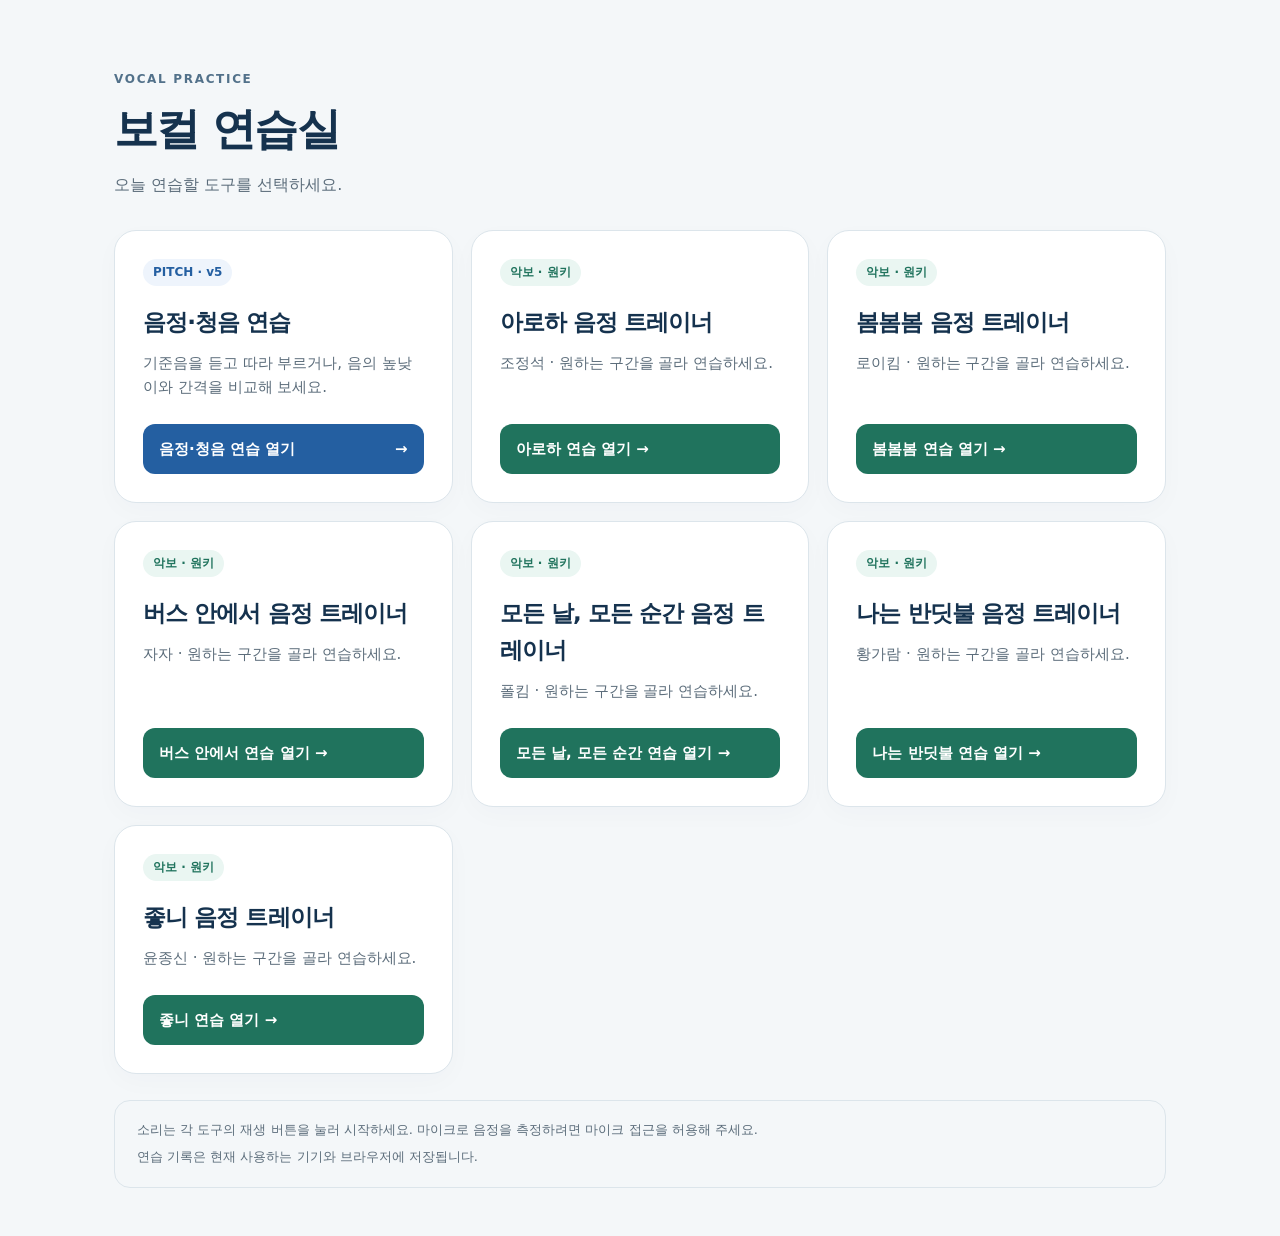
<file: index.html>
<!doctype html>
<html lang="ko">
<head>
  <meta charset="utf-8">
  <meta name="viewport" content="width=device-width, initial-scale=1">
  <meta name="theme-color" content="#15324e">
  <meta name="description" content="음정·청음 연습과 아로하·봄봄봄 음정 트레이너를 한곳에서 여는 보컬 연습실">
  <title>보컬 연습실</title>
  <style>
    :root { color-scheme: light; --ink:#15324e; --muted:#5c6d7b; --line:#dce5eb; }
    * { box-sizing:border-box; }
    body { margin:0; min-height:100vh; background:#f4f7f9; color:var(--ink); font-family:system-ui,-apple-system,"Apple SD Gothic Neo","Malgun Gothic",sans-serif; line-height:1.6; }
    main { max-width:1100px; margin:auto; padding:70px 24px 48px; }
    .eyebrow { margin:0 0 12px; color:#52718a; font-size:12px; font-weight:700; letter-spacing:.14em; }
    h1 { margin:0; font-size:clamp(30px,6vw,44px); line-height:1.25; letter-spacing:-.04em; }
    .intro { margin:16px 0 32px; color:var(--muted); font-size:16px; }
    .grid { display:grid; grid-template-columns:repeat(3,minmax(0,1fr)); gap:18px; }
    .card { display:flex; flex-direction:column; padding:28px; background:#fff; border:1px solid var(--line); border-radius:22px; box-shadow:0 8px 26px #15324e06; }
    .badge { align-self:flex-start; padding:4px 10px; border-radius:99px; background:#eef4fc; color:#245fa1; font-size:12px; font-weight:700; }
    .song .badge { background:#eaf6f2; color:#20735d; }
    h2 { margin:18px 0 10px; font-size:23px; letter-spacing:-.04em; }
    .card p { margin:0 0 25px; color:var(--muted); font-size:15px; }
    .open { display:flex; justify-content:space-between; align-items:center; gap:16px; margin-top:auto; padding:13px 16px; border-radius:12px; background:#245fa1; color:white; text-decoration:none; font-size:15px; font-weight:700; min-height:50px; }
    .song .open { background:#20735d; }
    .open:hover { filter:brightness(.92); }
    .open:focus-visible { outline:3px solid #e8a42b; outline-offset:4px; }
    aside { margin-top:26px; padding:19px 22px; border:1px solid var(--line); border-radius:16px; color:var(--muted); font-size:13px; }
    aside p { margin:0; }
    aside p+p { margin-top:7px; }
    @media(max-width:620px) { main { padding:40px 18px 32px; } .grid { grid-template-columns:1fr; } .card { padding:23px; } h2 { font-size:22px; } }
    @media(prefers-reduced-motion:no-preference) { .open { transition:filter .15s; } }
  </style>
</head>
<body>
  <main>
    <p class="eyebrow">VOCAL PRACTICE</p>
    <h1>보컬 연습실</h1>
    <p class="intro">오늘 연습할 도구를 선택하세요.</p>
    <div class="grid">
      <section class="card" aria-labelledby="pitch-title">
        <span class="badge">PITCH · v5</span>
        <h2 id="pitch-title">음정·청음 연습</h2>
        <p>기준음을 듣고 따라 부르거나, 음의 높낮이와 간격을 비교해 보세요.</p>
        <a class="open" href="./pitch.html">음정·청음 연습 열기 <span aria-hidden="true">→</span></a>
      </section>
      <section class="card song" aria-labelledby="aloha-title">
        <span class="badge">ALOHA · 원키</span>
        <h2 id="aloha-title">아로하 음정 트레이너</h2>
        <p>원키로 듣고, 시작·끝점을 골라 구간별로 연습하세요.</p>
        <a class="open" href="./aloha.html">아로하 연습 열기 <span aria-hidden="true">→</span></a>
      </section>
      <section class="card song" aria-labelledby="bom-title">
        <span class="badge">봄봄봄 · 원키</span>
        <h2 id="bom-title">봄봄봄 음정 트레이너</h2>
        <p>로이킴 봄봄봄을 악보와 함께 듣고, 원하는 구간을 연습하세요.</p>
        <a class="open" href="./bom.html">봄봄봄 연습 열기 <span aria-hidden="true">→</span></a>
      </section>
      <section class="card song" aria-labelledby="bus-title">
        <span class="badge">악보 · 원키</span>
        <h2 id="bus-title">버스 안에서 음정 트레이너</h2>
        <p>자자 · 남성, 여성, 함께 부르는 구간을 색으로 확인하세요.</p>
        <a class="open" href="./bus.html">버스 안에서 연습 열기 <span aria-hidden="true">→</span></a>
      </section>
      <section class="card song" aria-labelledby="jotni-title">
        <span class="badge">악보 · 원키</span>
        <h2 id="jotni-title">좋니 음정 트레이너</h2>
        <p>윤종신 · 원하는 구간을 골라 연습하세요.</p>
        <a class="open" href="./jotni.html">좋니 연습 열기 <span aria-hidden="true">→</span></a>
      </section>
      <section class="card song" aria-labelledby="firefly-title">
        <span class="badge">악보 · 원키</span>
        <h2 id="firefly-title">나는 반딧불 음정 트레이너</h2>
        <p>황가람 · 원하는 구간을 골라 연습하세요.</p>
        <a class="open" href="./firefly.html">나는 반딧불 연습 열기 <span aria-hidden="true">→</span></a>
      </section>
    </div>
    <aside aria-label="사용 안내">
      <p>소리는 각 도구의 재생 버튼을 눌러 시작하세요. 마이크로 음정을 측정하려면 마이크 접근을 허용해 주세요.</p>
      <p>연습 기록은 현재 사용하는 기기와 브라우저에 저장됩니다.</p>
    </aside>
  </main>
<script src="songs/catalog.js?v=c99ef9511e66"></script><script>
if(window.SCORE_CATALOG){const grid=document.querySelector('.grid');grid.querySelectorAll('.song').forEach(card=>card.remove());for(const song of SCORE_CATALOG){const card=document.createElement('section');card.className='card song';const badge=document.createElement('span');badge.className='badge';badge.textContent='악보 · 원키';const title=document.createElement('h2');title.textContent=song.title+' 음정 트레이너';const description=document.createElement('p');description.textContent=song.artist+' · 원하는 구간을 골라 연습하세요.';const link=document.createElement('a');link.className='open';link.href=song.url;link.textContent=song.title+' 연습 열기 →';card.append(badge,title,description,link);grid.append(card);}}
</script>
</body>
</html>
</file>
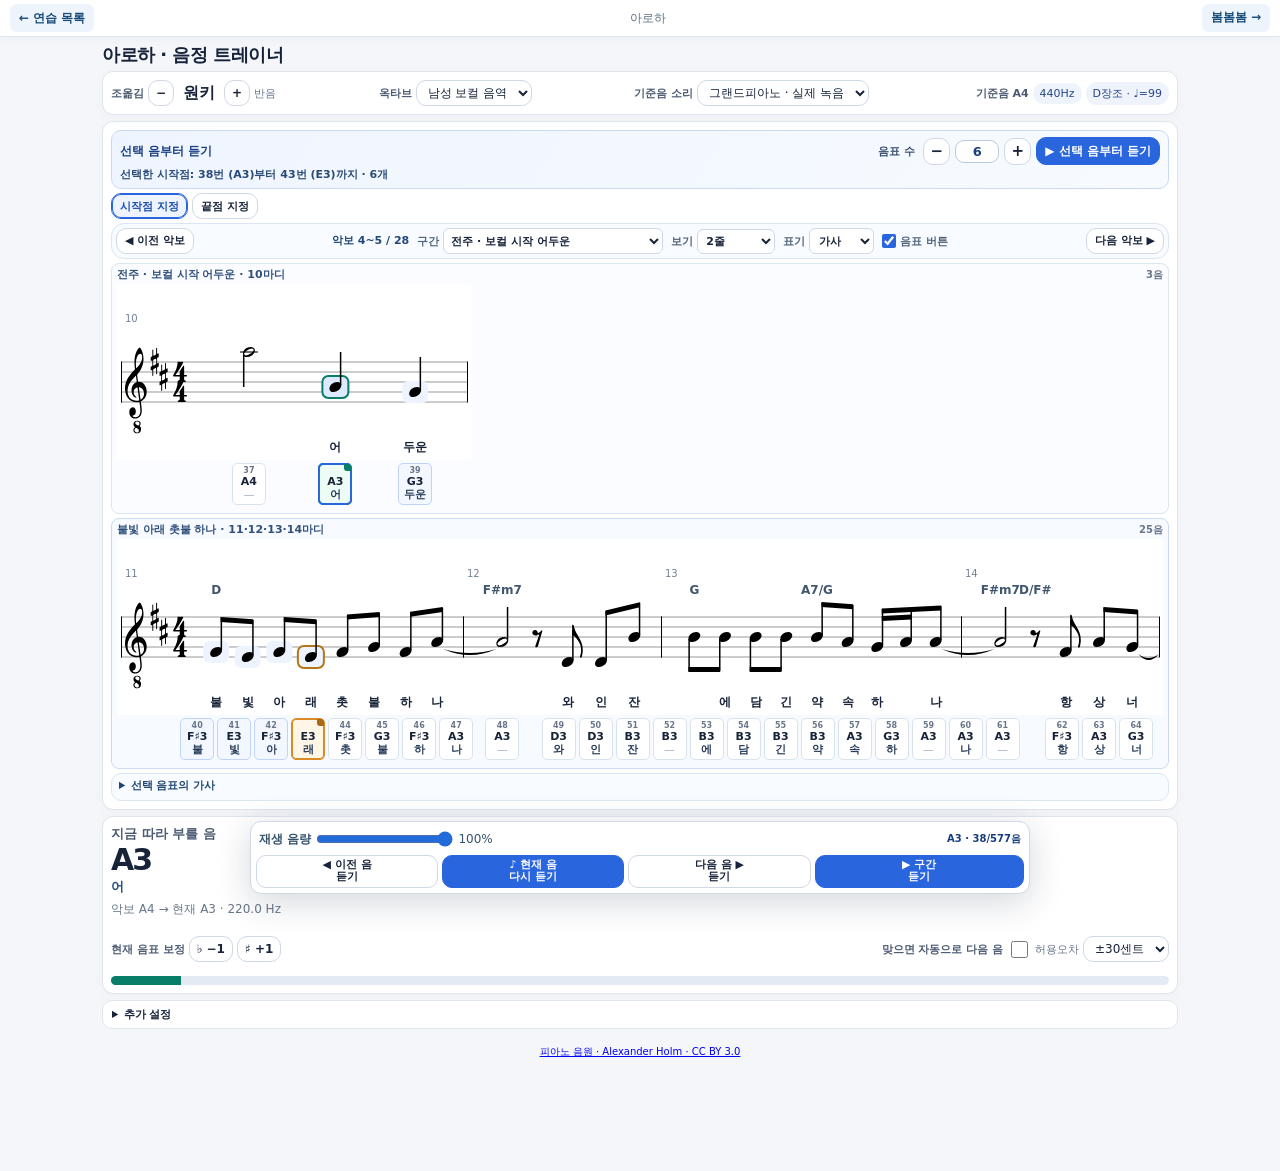
<file: aloha.html>
<!doctype html>
<html lang="ko"><head><meta charset="utf-8"><meta name="viewport" content="width=device-width,initial-scale=1,viewport-fit=cover"><title>아로하 · 음정 트레이너</title><link rel="stylesheet" href="assets/trainer.css?v=48a1858e6ef1"></head><body>
<nav id="practice-nav" aria-label="연습 도구 이동"><a href="./">← 연습 목록</a><span>아로하</span><a href="./aloha.html">아로하 →</a></nav>
<header><h1>아로하 <span style="font-weight:400;color:#59718a">·</span> 음정 트레이너</h1></header>
<main class="wrap">
<section class="card"><div class="toolbar"><div class="group"><span class="label">조옮김</span><button class="tiny" id="down">−</button><b id="shiftName" style="min-width:42px;text-align:center">원키</b><button class="tiny" id="up">+</button><span class="sub">반음</span></div><div class="group"><span class="label">옥타브</span><select id="oct"><option value="-12" selected>남성 보컬 음역</option><option value="0">한 옥타브 위</option><option value="12">두 옥타브 위</option></select></div><div class="group"><label class="label" for="soundStyle">기준음 소리</label><select id="soundStyle" aria-label="기준음 소리 종류"><option value="piano" selected>그랜드피아노 · 실제 녹음</option><option value="classic">기존 전자음</option><option value="sine">순수음 · 사인파</option><option value="organ">오르간 느낌</option></select><span class="sub" id="soundState" role="status"></span></div><div class="group"><span class="label">기준음 A4</span><span class="pill">440Hz</span><span class="pill song-key-tempo"></span></div></div></section>
<section class="card"><div hidden><span id="lineTitle"></span><span id="progressTxt"></span></div>
<div class="quickRange" role="group" aria-label="선택한 음표부터 원하는 개수만큼 연속 듣기">
  <div class="quickRangeIntro">
    <div class="quickRangeHeading">선택 음부터 듣기</div>
    
  </div>
  <div class="quickRangeControls">
    <label for="quickCount">음표 수</label>
    <button type="button" class="tiny" id="quickCountDown" aria-label="연속 재생 음표 수 1개 줄이기">−</button>
    <input id="quickCount" type="number" min="1" max="577" step="1" value="6" inputmode="numeric" aria-label="선택 음부터 재생할 음표 개수" />
    <button type="button" class="tiny" id="quickCountUp" aria-label="연속 재생 음표 수 1개 늘리기">+</button>
    <button type="button" class="primary" id="quickPlay" title="선택한 음부터 지정한 음표 개수만큼 연속 듣기">▶ 선택 음부터 듣기</button>
  </div>
  <div class="quickRangeStatus" id="quickRangeStatus" aria-live="polite">시작 음을 선택하고 개수를 설정하세요.</div>
</div>
<div class="rangePickTools" role="group" aria-label="음표로 재생 범위 지정" style="display:flex;flex-wrap:wrap;align-items:center;gap:7px;margin-top:10px">
 <button type="button" id="rangePickStart" aria-pressed="true">시작점 지정</button>
 <button type="button" id="rangePickEnd" aria-pressed="false">끝점 지정</button>
</div>
<div id="rangePickFeedback" class="sub" role="status" style="margin-top:7px"></div>
<div class="scorePaging" id="scorePaging" role="group" aria-label="악보 화면 이동 (선택 음표는 그대로 유지)">
  <button type="button" id="scorePrev" title="보이는 악보를 한 줄 앞으로 이동 (재생 시작점 유지)">◀ 이전 악보</button>
  <div class="scorePagingInfo" aria-live="polite"><strong id="scorePageTitle">악보</strong><label class="score-count-label">구간 <select id="scoreSection" aria-label="연습 구간으로 이동"></select></label><label class="score-count-label" for="scoreLineCount">보기 <select id="scoreLineCount" aria-label="악보 보기 방식"><option value="2" selected>2줄</option><option value="4">4줄</option><option value="all">전체 보기</option></select></label><label class="score-count-label" for="scoreLabelMode">표기 <select id="scoreLabelMode"><option value="lyrics" selected>가사</option><option value="pitch">음이름</option><option value="fixed-do">고정도</option><option value="solfege">이동도</option></select></label><label class="score-notes-label"><input id="scoreNoteButtons" type="checkbox" checked>음표 버튼</label></div>
  <button type="button" id="scoreNext" title="보이는 악보를 한 줄 뒤로 이동 (재생 시작점 유지)">다음 악보 ▶</button>
</div>
<div id="vocalPartLegend" class="vocal-part-legend" role="group" aria-label="듀엣 파트" hidden></div>
<div class="scoreStacks" id="scoreStacks" aria-label="악보"></div>
<template id="scoreLineTemplate">
  <div class="scoreLine">
    <div class="scoreLineHead"><span class="scoreLineLabel"></span><span class="sub scoreLineCount"></span></div>
    <div class="scorebox"><div class="native-staff"></div></div>
    <div class="noteStrip"></div>
  </div>
</template>

<div class="practicePanels">
<details class="lyricSettings" id="lyricPanel" open>
  <summary class="lyricPanelSummary">선택 음표의 가사 </summary>
  <div class="lyricPanelBody">
  <div class="lyricEditRow">
    <label for="lyricInput" id="lyricEditLabel" class="label">가사 수정</label>
    <input type="text" id="lyricInput" maxlength="24" aria-label="선택 음표 아래에 표시할 가사" placeholder="예: 어, 두, 운" autocomplete="off" spellcheck="false" />
    <button type="button" id="lyricResetOne" title="선택 음의 악보 기준 가사로 되돌리기">이 음 초기화</button>
    <button type="button" id="lyricResetAll" title="직접 수정한 가사를 모두 원래대로 되돌리기">전체 초기화</button>
  </div>
  
  </div>
</details>

</div>
</section>
<section class="card"><div class="notewrap"><div><div class="label">지금 따라 부를 음</div><div class="bigNote" id="noteName">A3</div><span id="selectedVocalPart" class="vocal-part-badge" hidden></span><div class="noteLyricPreview" id="selectedLyric"></div><div class="status" id="noteDesc">기준음을 먼저 듣고, 마이크로 따라 부르세요.</div></div></div>
<div class="toolbar" style="margin-top:18px"><div class="group"><span class="label">현재 음표 보정</span><button id="nDown" class="tiny">♭ −1</button><button id="nUp" class="tiny">♯ +1</button></div><div class="group"><span class="label">맞으면 자동으로 다음 음</span><input id="autoNext" type="checkbox"><span class="sub">허용오차</span><select id="tolerance"><option value="20">±20센트</option><option value="30" selected>±30센트</option><option value="50">±50센트</option></select></div></div><div class="progress-track" style="margin-top:14px"><div class="progress" id="progress"></div></div></section>
<details class="extraPractice"><summary>추가 설정</summary><div class="tools score-edit-tools"><input type="checkbox" id="addToggle" hidden><button class="tiny" id="resetCorrections">음표 수정 초기화</button></div>
<section class="card phraseCard" id="phrasePanel" aria-label="짧은 구간 멜로디 연습">
 <div class="phraseHeader"><div><div class="label">짧은 구간으로 멜로디 익히기</div><div class="phraseTitle" id="phraseTitle">연습 구간 준비 중</div><div class="phraseInfo" id="phraseInfo">구간을 듣고 같은 음 순서로 따라 불러보세요.</div></div><span class="pill" id="phraseCount">—</span></div>
 <div class="phraseActions" role="group" aria-label="구간 재생 컨트롤">
  <button id="phrasePrev" title="이전 짧은 구간으로 이동">◀ 이전 구간</button>
  <button id="phrasePlay" class="primary" title="현재 구간을 처음부터 차례대로 연주">▶ 구간 연속 듣기</button>
  <button id="phraseNext" title="다음 짧은 구간으로 이동">다음 구간 ▶</button>
 </div>
 <div class="phraseSettings">
   <div class="phraseLength" role="group" aria-label="연습 구간의 음표 개수 조절">
     <label for="phraseLength">구간 길이</label>
     <button type="button" id="phraseLengthDown" aria-label="구간 음표 수 한 개 줄이기">−</button>
     <input type="number" id="phraseLength" min="1" max="24" step="1" value="6" inputmode="numeric" aria-label="구간당 음표 개수"/>
     <button type="button" id="phraseLengthUp" aria-label="구간 음표 수 한 개 늘리기">+</button>
     <span class="unit">음표</span>
   </div>
   <div class="phraseControls"><label for="phraseTempo">연습 속도</label><select id="phraseTempo"><option value="70">천천히 · 70</option><option value="95" selected>원곡 · 95</option><option value="115">빠르게 · 115</option></select></div>
   <label class="sub" style="display:inline-flex;align-items:center;gap:7px"><input type="checkbox" id="phraseRepeat"> 구간 계속 반복</label>
   <button class="tiny" id="phraseRestart" title="같은 구간을 처음부터 다시 재생">↻ 처음부터 다시 듣기</button>
 </div>
 <div class="phraseBar"><div id="phraseProgress"></div></div>
 <div class="phraseMeta" id="phraseMessage" aria-live="polite">기본 6음씩 연습합니다. 숫자를 바꾸면 구간이 다시 나뉩니다.</div>
 <details class="phraseEdit"><summary>구간 범위 지정</summary>
  
  <div class="tools"><button id="phraseMarkStart">선택한 음을 시작으로</button><button id="phraseMarkEnd">선택한 음을 끝으로</button><button id="phraseDefault">기본 구간으로 되돌리기</button></div>
  <div class="phraseMeta" id="phraseMarkStatus">현재는 자동으로 나눈 짧은 구간을 사용 중입니다.</div>
 </details>
 
</section>
<section class="card"><div class="toolbar"><div><div class="label">마이크로 내 음정 확인</div><p id="micMsg" class="sub" style="margin:7px 0 0">시작 버튼을 눌러 브라우저 마이크 권한을 허용하세요.</p></div><div class="tools"><button class="primary" id="micStart">마이크 켜기</button><button id="micStop" disabled>끄기</button></div></div><div class="grided" style="margin-top:16px"><div class="card" style="padding:14px;box-shadow:none"><div class="label">내 목소리</div><div class="bigNote" style="font-size:32px;margin-top:7px" id="heard">—</div><div class="status" id="confidence">음정을 듣는 중</div></div><div class="card" style="padding:14px;box-shadow:none"><div class="label">목표 음과의 차이</div><div style="font-size:27px;font-weight:750;margin:6px 0" id="error">— 센트</div><div class="pitchbar"><div class="needle" id="needle"></div></div><div class="sub" style="margin-top:7px" id="judge">음을 맞추면 이곳에 결과가 표시됩니다.</div></div></div></section>
</details>


<p class="sub" style="font-size:10px;text-align:center"><a href="assets/piano/README.txt?v=20f37bcc1cfd">피아노 음원 · Alexander Holm · CC BY 3.0</a></p></main>
<nav class="navDock" role="group" aria-label="음표 이동과 기준음 재생">
<div class="dockHead">
  <div class="song-volume">
    <label for="songVolume">재생 음량</label>
    <input id="songVolume" type="range" min="0" max="100" step="1" value="100" aria-valuetext="100%">
    <span id="songVolumeValue" aria-hidden="true">100%</span>
  </div>
  <strong id="dockNote" aria-live="polite">A3</strong>
</div>
<button id="prev" title="이전 음으로 이동하고 기준음을 재생합니다">◀ 이전 음<br>듣기</button>
<button id="play" class="primary" title="현재 음을 그대로 다시 재생합니다">♪ 현재 음<br>다시 듣기</button>
<button id="next" title="다음 음으로 이동하고 기준음을 재생합니다">다음 음 ▶<br>듣기</button>
<button type="button" id="quickDockPlay" class="primary" title="지정한 시작·끝 구간 듣기">▶ 구간<br>듣기</button>
</nav>

<script src="songs/catalog.js?v=c99ef9511e66"></script><script src="songs/aloha.js?v=142cc8185cf5"></script><script src="assets/vendor/vexflow-4.2.5.js?v=d632111c9dc0"></script><script src="assets/score-renderer.js?v=fe1e0bfc0c2e"></script><script src="assets/audio-session.js?v=767860063ac1"></script><script src="assets/piano.js?v=66b8364b0341"></script><script src="assets/trainer.js?v=54ca27a9eafc"></script></body></html>
</file>
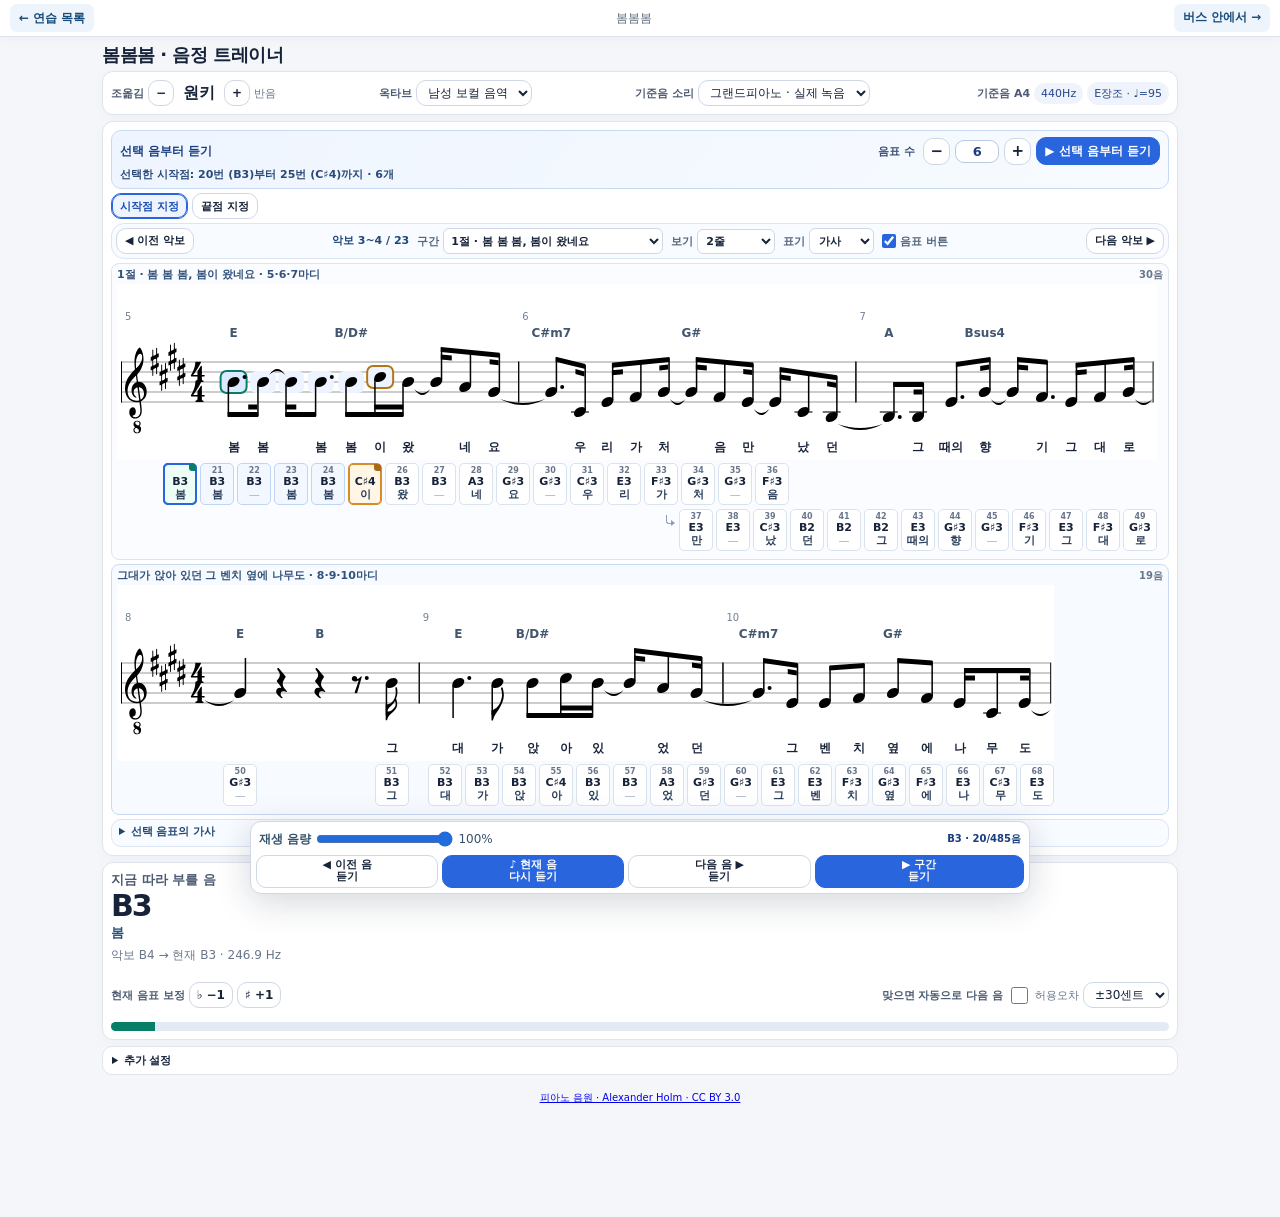
<file: bom.html>
<!doctype html>
<html lang="ko"><head><meta charset="utf-8"><meta name="viewport" content="width=device-width,initial-scale=1,viewport-fit=cover"><title>봄봄봄 · 음정 트레이너</title><link rel="stylesheet" href="assets/trainer.css?v=48a1858e6ef1"></head><body>
<nav id="practice-nav" aria-label="연습 도구 이동"><a href="./">← 연습 목록</a><span>봄봄봄</span><a href="./aloha.html">아로하 →</a></nav>
<header><h1>봄봄봄 <span style="font-weight:400;color:#59718a">·</span> 음정 트레이너</h1></header>
<main class="wrap">
<section class="card"><div class="toolbar"><div class="group"><span class="label">조옮김</span><button class="tiny" id="down">−</button><b id="shiftName" style="min-width:42px;text-align:center">원키</b><button class="tiny" id="up">+</button><span class="sub">반음</span></div><div class="group"><span class="label">옥타브</span><select id="oct"><option value="-12" selected>남성 보컬 음역</option><option value="0">한 옥타브 위</option><option value="12">두 옥타브 위</option></select></div><div class="group"><label class="label" for="soundStyle">기준음 소리</label><select id="soundStyle" aria-label="기준음 소리 종류"><option value="piano" selected>그랜드피아노 · 실제 녹음</option><option value="classic">기존 전자음</option><option value="sine">순수음 · 사인파</option><option value="organ">오르간 느낌</option></select><span class="sub" id="soundState" role="status"></span></div><div class="group"><span class="label">기준음 A4</span><span class="pill">440Hz</span><span class="pill song-key-tempo"></span></div></div></section>
<section class="card"><div hidden><span id="lineTitle"></span><span id="progressTxt"></span></div>
<div class="quickRange" role="group" aria-label="선택한 음표부터 원하는 개수만큼 연속 듣기">
  <div class="quickRangeIntro">
    <div class="quickRangeHeading">선택 음부터 듣기</div>
    
  </div>
  <div class="quickRangeControls">
    <label for="quickCount">음표 수</label>
    <button type="button" class="tiny" id="quickCountDown" aria-label="연속 재생 음표 수 1개 줄이기">−</button>
    <input id="quickCount" type="number" min="1" max="485" step="1" value="6" inputmode="numeric" aria-label="선택 음부터 재생할 음표 개수" />
    <button type="button" class="tiny" id="quickCountUp" aria-label="연속 재생 음표 수 1개 늘리기">+</button>
    <button type="button" class="primary" id="quickPlay" title="선택한 음부터 지정한 음표 개수만큼 연속 듣기">▶ 선택 음부터 듣기</button>
  </div>
  <div class="quickRangeStatus" id="quickRangeStatus" aria-live="polite">시작 음을 선택하고 개수를 설정하세요.</div>
</div>
<div class="rangePickTools" role="group" aria-label="음표로 재생 범위 지정" style="display:flex;flex-wrap:wrap;align-items:center;gap:7px;margin-top:10px">
 <button type="button" id="rangePickStart" aria-pressed="true">시작점 지정</button>
 <button type="button" id="rangePickEnd" aria-pressed="false">끝점 지정</button>
</div>
<div id="rangePickFeedback" class="sub" role="status" style="margin-top:7px"></div>
<div class="scorePaging" id="scorePaging" role="group" aria-label="악보 화면 이동 (선택 음표는 그대로 유지)">
  <button type="button" id="scorePrev" title="보이는 악보를 한 줄 앞으로 이동 (재생 시작점 유지)">◀ 이전 악보</button>
  <div class="scorePagingInfo" aria-live="polite"><strong id="scorePageTitle">악보</strong><label class="score-count-label">구간 <select id="scoreSection" aria-label="연습 구간으로 이동"></select></label><label class="score-count-label" for="scoreLineCount">보기 <select id="scoreLineCount" aria-label="악보 보기 방식"><option value="2" selected>2줄</option><option value="4">4줄</option><option value="all">전체 보기</option></select></label><label class="score-count-label" for="scoreLabelMode">표기 <select id="scoreLabelMode"><option value="lyrics" selected>가사</option><option value="pitch">음이름</option><option value="fixed-do">고정도</option><option value="solfege">이동도</option></select></label><label class="score-notes-label"><input id="scoreNoteButtons" type="checkbox" checked>음표 버튼</label></div>
  <button type="button" id="scoreNext" title="보이는 악보를 한 줄 뒤로 이동 (재생 시작점 유지)">다음 악보 ▶</button>
</div>
<div id="vocalPartLegend" class="vocal-part-legend" role="group" aria-label="듀엣 파트" hidden></div>
<div class="scoreStacks" id="scoreStacks" aria-label="악보"></div>
<template id="scoreLineTemplate">
  <div class="scoreLine">
    <div class="scoreLineHead"><span class="scoreLineLabel"></span><span class="sub scoreLineCount"></span></div>
    <div class="scorebox"><div class="native-staff"></div></div>
    <div class="noteStrip"></div>
  </div>
</template>

<div class="practicePanels">
<details class="lyricSettings" id="lyricPanel" open>
  <summary class="lyricPanelSummary">선택 음표의 가사 </summary>
  <div class="lyricPanelBody">
  <div class="lyricEditRow">
    <label for="lyricInput" id="lyricEditLabel" class="label">가사 수정</label>
    <input type="text" id="lyricInput" maxlength="24" aria-label="선택 음표 아래에 표시할 가사" placeholder="예: 어, 두, 운" autocomplete="off" spellcheck="false" />
    <button type="button" id="lyricResetOne" title="선택 음의 악보 기준 가사로 되돌리기">이 음 초기화</button>
    <button type="button" id="lyricResetAll" title="직접 수정한 가사를 모두 원래대로 되돌리기">전체 초기화</button>
  </div>
  
  </div>
</details>

</div>
</section>
<section class="card"><div class="notewrap"><div><div class="label">지금 따라 부를 음</div><div class="bigNote" id="noteName">B3</div><span id="selectedVocalPart" class="vocal-part-badge" hidden></span><div class="noteLyricPreview" id="selectedLyric"></div><div class="status" id="noteDesc">기준음을 먼저 듣고, 마이크로 따라 부르세요.</div></div></div>
<div class="toolbar" style="margin-top:18px"><div class="group"><span class="label">현재 음표 보정</span><button id="nDown" class="tiny">♭ −1</button><button id="nUp" class="tiny">♯ +1</button></div><div class="group"><span class="label">맞으면 자동으로 다음 음</span><input id="autoNext" type="checkbox"><span class="sub">허용오차</span><select id="tolerance"><option value="20">±20센트</option><option value="30" selected>±30센트</option><option value="50">±50센트</option></select></div></div><div class="progress-track" style="margin-top:14px"><div class="progress" id="progress"></div></div></section>
<details class="extraPractice"><summary>추가 설정</summary><div class="tools score-edit-tools"><input type="checkbox" id="addToggle" hidden><button class="tiny" id="resetCorrections">음표 수정 초기화</button></div>
<section class="card phraseCard" id="phrasePanel" aria-label="짧은 구간 멜로디 연습">
 <div class="phraseHeader"><div><div class="label">짧은 구간으로 멜로디 익히기</div><div class="phraseTitle" id="phraseTitle">연습 구간 준비 중</div><div class="phraseInfo" id="phraseInfo">구간을 듣고 같은 음 순서로 따라 불러보세요.</div></div><span class="pill" id="phraseCount">—</span></div>
 <div class="phraseActions" role="group" aria-label="구간 재생 컨트롤">
  <button id="phrasePrev" title="이전 짧은 구간으로 이동">◀ 이전 구간</button>
  <button id="phrasePlay" class="primary" title="현재 구간을 처음부터 차례대로 연주">▶ 구간 연속 듣기</button>
  <button id="phraseNext" title="다음 짧은 구간으로 이동">다음 구간 ▶</button>
 </div>
 <div class="phraseSettings">
   <div class="phraseLength" role="group" aria-label="연습 구간의 음표 개수 조절">
     <label for="phraseLength">구간 길이</label>
     <button type="button" id="phraseLengthDown" aria-label="구간 음표 수 한 개 줄이기">−</button>
     <input type="number" id="phraseLength" min="1" max="24" step="1" value="6" inputmode="numeric" aria-label="구간당 음표 개수"/>
     <button type="button" id="phraseLengthUp" aria-label="구간 음표 수 한 개 늘리기">+</button>
     <span class="unit">음표</span>
   </div>
   <div class="phraseControls"><label for="phraseTempo">연습 속도</label><select id="phraseTempo"><option value="70">천천히 · 70</option><option value="95" selected>원곡 · 95</option><option value="115">빠르게 · 115</option></select></div>
   <label class="sub" style="display:inline-flex;align-items:center;gap:7px"><input type="checkbox" id="phraseRepeat"> 구간 계속 반복</label>
   <button class="tiny" id="phraseRestart" title="같은 구간을 처음부터 다시 재생">↻ 처음부터 다시 듣기</button>
 </div>
 <div class="phraseBar"><div id="phraseProgress"></div></div>
 <div class="phraseMeta" id="phraseMessage" aria-live="polite">기본 6음씩 연습합니다. 숫자를 바꾸면 구간이 다시 나뉩니다.</div>
 <details class="phraseEdit"><summary>구간 범위 지정</summary>
  
  <div class="tools"><button id="phraseMarkStart">선택한 음을 시작으로</button><button id="phraseMarkEnd">선택한 음을 끝으로</button><button id="phraseDefault">기본 구간으로 되돌리기</button></div>
  <div class="phraseMeta" id="phraseMarkStatus">현재는 자동으로 나눈 짧은 구간을 사용 중입니다.</div>
 </details>
 
</section>
<section class="card"><div class="toolbar"><div><div class="label">마이크로 내 음정 확인</div><p id="micMsg" class="sub" style="margin:7px 0 0">시작 버튼을 눌러 브라우저 마이크 권한을 허용하세요.</p></div><div class="tools"><button class="primary" id="micStart">마이크 켜기</button><button id="micStop" disabled>끄기</button></div></div><div class="grided" style="margin-top:16px"><div class="card" style="padding:14px;box-shadow:none"><div class="label">내 목소리</div><div class="bigNote" style="font-size:32px;margin-top:7px" id="heard">—</div><div class="status" id="confidence">음정을 듣는 중</div></div><div class="card" style="padding:14px;box-shadow:none"><div class="label">목표 음과의 차이</div><div style="font-size:27px;font-weight:750;margin:6px 0" id="error">— 센트</div><div class="pitchbar"><div class="needle" id="needle"></div></div><div class="sub" style="margin-top:7px" id="judge">음을 맞추면 이곳에 결과가 표시됩니다.</div></div></div></section>
</details>


<p class="sub" style="font-size:10px;text-align:center"><a href="assets/piano/README.txt?v=20f37bcc1cfd">피아노 음원 · Alexander Holm · CC BY 3.0</a></p></main>
<nav class="navDock" role="group" aria-label="음표 이동과 기준음 재생">
<div class="dockHead">
  <div class="song-volume">
    <label for="songVolume">재생 음량</label>
    <input id="songVolume" type="range" min="0" max="100" step="1" value="100" aria-valuetext="100%">
    <span id="songVolumeValue" aria-hidden="true">100%</span>
  </div>
  <strong id="dockNote" aria-live="polite">B3</strong>
</div>
<button id="prev" title="이전 음으로 이동하고 기준음을 재생합니다">◀ 이전 음<br>듣기</button>
<button id="play" class="primary" title="현재 음을 그대로 다시 재생합니다">♪ 현재 음<br>다시 듣기</button>
<button id="next" title="다음 음으로 이동하고 기준음을 재생합니다">다음 음 ▶<br>듣기</button>
<button type="button" id="quickDockPlay" class="primary" title="지정한 시작·끝 구간 듣기">▶ 구간<br>듣기</button>
</nav>

<script src="songs/catalog.js?v=c99ef9511e66"></script><script src="songs/bom.js?v=b253d31048d4"></script><script src="assets/vendor/vexflow-4.2.5.js?v=d632111c9dc0"></script><script src="assets/score-renderer.js?v=fe1e0bfc0c2e"></script><script src="assets/audio-session.js?v=767860063ac1"></script><script src="assets/piano.js?v=66b8364b0341"></script><script src="assets/trainer.js?v=54ca27a9eafc"></script></body></html>
</file>
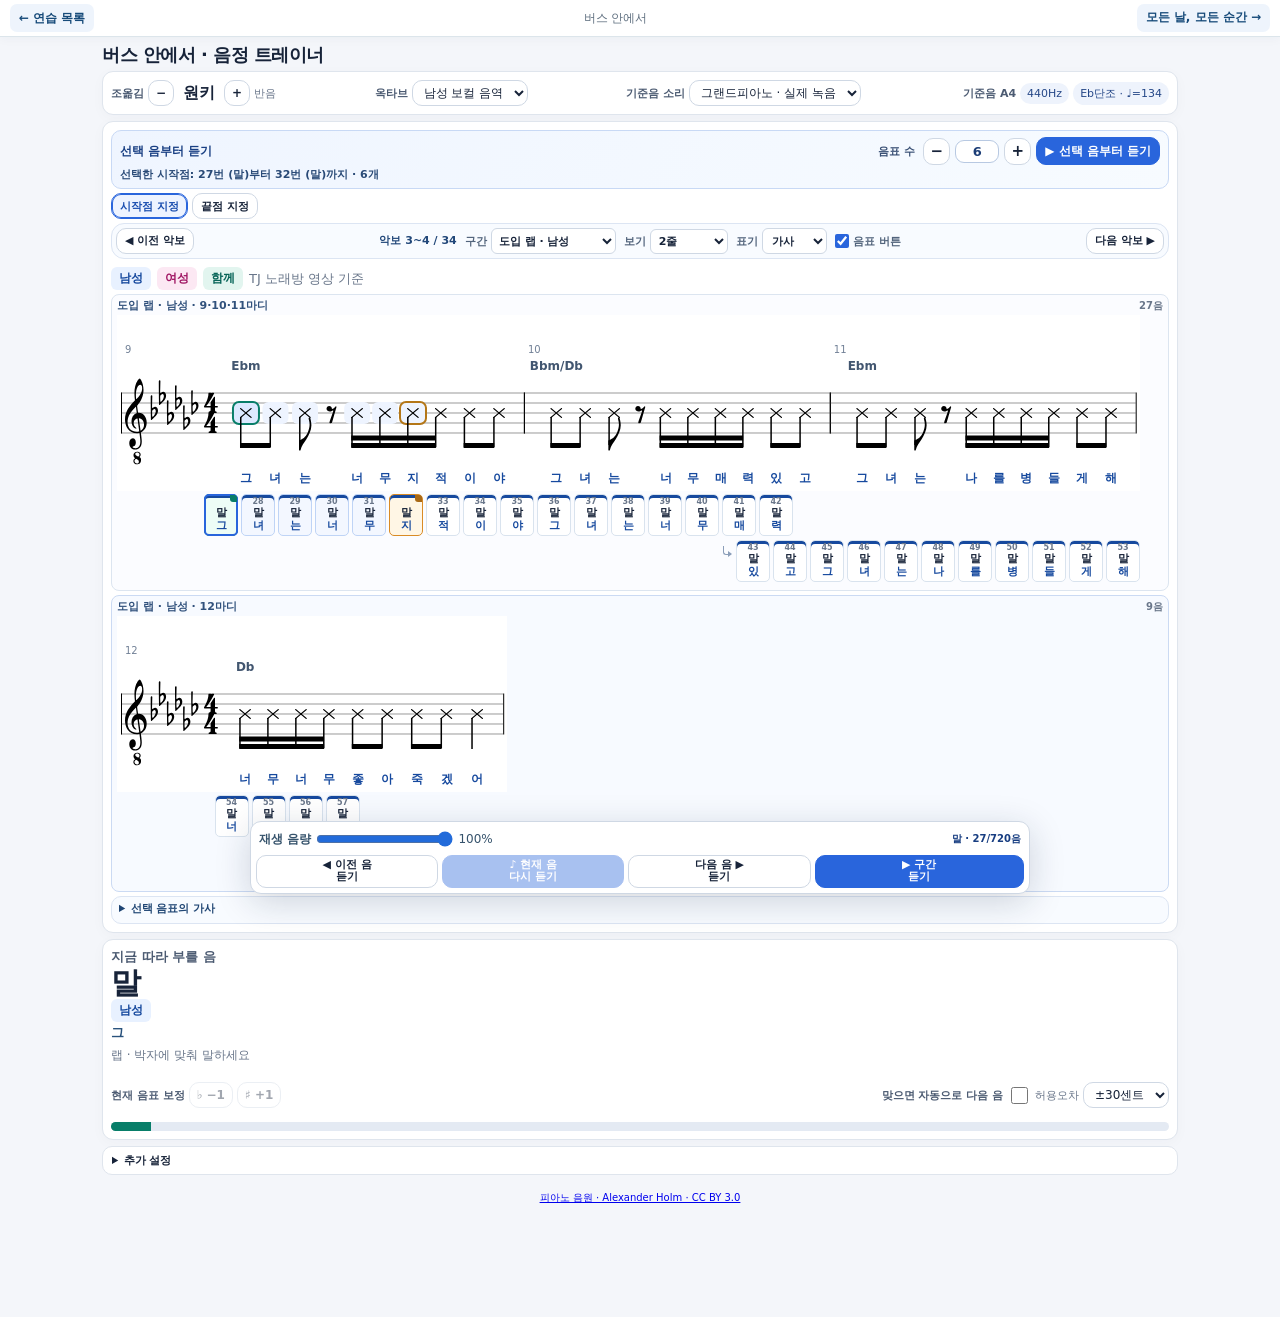
<file: bus.html>
<!doctype html>
<html lang="ko"><head><meta charset="utf-8"><meta name="viewport" content="width=device-width,initial-scale=1,viewport-fit=cover"><title>버스 안에서 · 음정 트레이너</title><link rel="stylesheet" href="assets/trainer.css?v=48a1858e6ef1"></head><body>
<nav id="practice-nav" aria-label="연습 도구 이동"><a href="./">← 연습 목록</a><span>버스 안에서</span><a href="./aloha.html">아로하 →</a></nav>
<header><h1>버스 안에서 <span style="font-weight:400;color:#59718a">·</span> 음정 트레이너</h1></header>
<main class="wrap">
<section class="card"><div class="toolbar"><div class="group"><span class="label">조옮김</span><button class="tiny" id="down">−</button><b id="shiftName" style="min-width:42px;text-align:center">원키</b><button class="tiny" id="up">+</button><span class="sub">반음</span></div><div class="group"><span class="label">옥타브</span><select id="oct"><option value="-12" selected>남성 보컬 음역</option><option value="0">한 옥타브 위</option><option value="12">두 옥타브 위</option></select></div><div class="group"><label class="label" for="soundStyle">기준음 소리</label><select id="soundStyle" aria-label="기준음 소리 종류"><option value="piano" selected>그랜드피아노 · 실제 녹음</option><option value="classic">기존 전자음</option><option value="sine">순수음 · 사인파</option><option value="organ">오르간 느낌</option></select><span class="sub" id="soundState" role="status"></span></div><div class="group"><span class="label">기준음 A4</span><span class="pill">440Hz</span><span class="pill song-key-tempo"></span></div></div></section>
<section class="card"><div hidden><span id="lineTitle"></span><span id="progressTxt"></span></div>
<div class="quickRange" role="group" aria-label="선택한 음표부터 원하는 개수만큼 연속 듣기">
  <div class="quickRangeIntro">
    <div class="quickRangeHeading">선택 음부터 듣기</div>
    
  </div>
  <div class="quickRangeControls">
    <label for="quickCount">음표 수</label>
    <button type="button" class="tiny" id="quickCountDown" aria-label="연속 재생 음표 수 1개 줄이기">−</button>
    <input id="quickCount" type="number" min="1" max="720" step="1" value="6" inputmode="numeric" aria-label="선택 음부터 재생할 음표 개수" />
    <button type="button" class="tiny" id="quickCountUp" aria-label="연속 재생 음표 수 1개 늘리기">+</button>
    <button type="button" class="primary" id="quickPlay" title="선택한 음부터 지정한 음표 개수만큼 연속 듣기">▶ 선택 음부터 듣기</button>
  </div>
  <div class="quickRangeStatus" id="quickRangeStatus" aria-live="polite">시작 음을 선택하고 개수를 설정하세요.</div>
</div>
<div class="rangePickTools" role="group" aria-label="음표로 재생 범위 지정" style="display:flex;flex-wrap:wrap;align-items:center;gap:7px;margin-top:10px">
 <button type="button" id="rangePickStart" aria-pressed="true">시작점 지정</button>
 <button type="button" id="rangePickEnd" aria-pressed="false">끝점 지정</button>
</div>
<div id="rangePickFeedback" class="sub" role="status" style="margin-top:7px"></div>
<div class="scorePaging" id="scorePaging" role="group" aria-label="악보 화면 이동 (선택 음표는 그대로 유지)">
  <button type="button" id="scorePrev" title="보이는 악보를 한 줄 앞으로 이동 (재생 시작점 유지)">◀ 이전 악보</button>
  <div class="scorePagingInfo" aria-live="polite"><strong id="scorePageTitle">악보</strong><label class="score-count-label">구간 <select id="scoreSection" aria-label="연습 구간으로 이동"></select></label><label class="score-count-label" for="scoreLineCount">보기 <select id="scoreLineCount" aria-label="악보 보기 방식"><option value="2" selected>2줄</option><option value="4">4줄</option><option value="all">전체 보기</option></select></label><label class="score-count-label" for="scoreLabelMode">표기 <select id="scoreLabelMode"><option value="lyrics" selected>가사</option><option value="pitch">음이름</option><option value="fixed-do">고정도</option><option value="solfege">이동도</option></select></label><label class="score-notes-label"><input id="scoreNoteButtons" type="checkbox" checked>음표 버튼</label></div>
  <button type="button" id="scoreNext" title="보이는 악보를 한 줄 뒤로 이동 (재생 시작점 유지)">다음 악보 ▶</button>
</div>
<div id="vocalPartLegend" class="vocal-part-legend" role="group" aria-label="듀엣 파트" hidden></div>
<div class="scoreStacks" id="scoreStacks" aria-label="악보"></div>
<template id="scoreLineTemplate">
  <div class="scoreLine">
    <div class="scoreLineHead"><span class="scoreLineLabel"></span><span class="sub scoreLineCount"></span></div>
    <div class="scorebox"><div class="native-staff"></div></div>
    <div class="noteStrip"></div>
  </div>
</template>

<div class="practicePanels">
<details class="lyricSettings" id="lyricPanel" open>
  <summary class="lyricPanelSummary">선택 음표의 가사 </summary>
  <div class="lyricPanelBody">
  <div class="lyricEditRow">
    <label for="lyricInput" id="lyricEditLabel" class="label">가사 수정</label>
    <input type="text" id="lyricInput" maxlength="24" aria-label="선택 음표 아래에 표시할 가사" placeholder="예: 어, 두, 운" autocomplete="off" spellcheck="false" />
    <button type="button" id="lyricResetOne" title="선택 음의 악보 기준 가사로 되돌리기">이 음 초기화</button>
    <button type="button" id="lyricResetAll" title="직접 수정한 가사를 모두 원래대로 되돌리기">전체 초기화</button>
  </div>
  
  </div>
</details>

</div>
</section>
<section class="card"><div class="notewrap"><div><div class="label">지금 따라 부를 음</div><div class="bigNote" id="noteName">말</div><span id="selectedVocalPart" class="vocal-part-badge" hidden></span><div class="noteLyricPreview" id="selectedLyric"></div><div class="status" id="noteDesc">기준음을 먼저 듣고, 마이크로 따라 부르세요.</div></div></div>
<div class="toolbar" style="margin-top:18px"><div class="group"><span class="label">현재 음표 보정</span><button id="nDown" class="tiny">♭ −1</button><button id="nUp" class="tiny">♯ +1</button></div><div class="group"><span class="label">맞으면 자동으로 다음 음</span><input id="autoNext" type="checkbox"><span class="sub">허용오차</span><select id="tolerance"><option value="20">±20센트</option><option value="30" selected>±30센트</option><option value="50">±50센트</option></select></div></div><div class="progress-track" style="margin-top:14px"><div class="progress" id="progress"></div></div></section>
<details class="extraPractice"><summary>추가 설정</summary><div class="tools score-edit-tools"><input type="checkbox" id="addToggle" hidden><button class="tiny" id="resetCorrections">음표 수정 초기화</button></div>
<section class="card phraseCard" id="phrasePanel" aria-label="짧은 구간 멜로디 연습">
 <div class="phraseHeader"><div><div class="label">짧은 구간으로 멜로디 익히기</div><div class="phraseTitle" id="phraseTitle">연습 구간 준비 중</div><div class="phraseInfo" id="phraseInfo">구간을 듣고 같은 음 순서로 따라 불러보세요.</div></div><span class="pill" id="phraseCount">—</span></div>
 <div class="phraseActions" role="group" aria-label="구간 재생 컨트롤">
  <button id="phrasePrev" title="이전 짧은 구간으로 이동">◀ 이전 구간</button>
  <button id="phrasePlay" class="primary" title="현재 구간을 처음부터 차례대로 연주">▶ 구간 연속 듣기</button>
  <button id="phraseNext" title="다음 짧은 구간으로 이동">다음 구간 ▶</button>
 </div>
 <div class="phraseSettings">
   <div class="phraseLength" role="group" aria-label="연습 구간의 음표 개수 조절">
     <label for="phraseLength">구간 길이</label>
     <button type="button" id="phraseLengthDown" aria-label="구간 음표 수 한 개 줄이기">−</button>
     <input type="number" id="phraseLength" min="1" max="24" step="1" value="6" inputmode="numeric" aria-label="구간당 음표 개수"/>
     <button type="button" id="phraseLengthUp" aria-label="구간 음표 수 한 개 늘리기">+</button>
     <span class="unit">음표</span>
   </div>
   <div class="phraseControls"><label for="phraseTempo">연습 속도</label><select id="phraseTempo"><option value="70">천천히 · 70</option><option value="95" selected>원곡 · 95</option><option value="115">빠르게 · 115</option></select></div>
   <label class="sub" style="display:inline-flex;align-items:center;gap:7px"><input type="checkbox" id="phraseRepeat"> 구간 계속 반복</label>
   <button class="tiny" id="phraseRestart" title="같은 구간을 처음부터 다시 재생">↻ 처음부터 다시 듣기</button>
 </div>
 <div class="phraseBar"><div id="phraseProgress"></div></div>
 <div class="phraseMeta" id="phraseMessage" aria-live="polite">기본 6음씩 연습합니다. 숫자를 바꾸면 구간이 다시 나뉩니다.</div>
 <details class="phraseEdit"><summary>구간 범위 지정</summary>
  
  <div class="tools"><button id="phraseMarkStart">선택한 음을 시작으로</button><button id="phraseMarkEnd">선택한 음을 끝으로</button><button id="phraseDefault">기본 구간으로 되돌리기</button></div>
  <div class="phraseMeta" id="phraseMarkStatus">현재는 자동으로 나눈 짧은 구간을 사용 중입니다.</div>
 </details>
 
</section>
<section class="card"><div class="toolbar"><div><div class="label">마이크로 내 음정 확인</div><p id="micMsg" class="sub" style="margin:7px 0 0">시작 버튼을 눌러 브라우저 마이크 권한을 허용하세요.</p></div><div class="tools"><button class="primary" id="micStart">마이크 켜기</button><button id="micStop" disabled>끄기</button></div></div><div class="grided" style="margin-top:16px"><div class="card" style="padding:14px;box-shadow:none"><div class="label">내 목소리</div><div class="bigNote" style="font-size:32px;margin-top:7px" id="heard">—</div><div class="status" id="confidence">음정을 듣는 중</div></div><div class="card" style="padding:14px;box-shadow:none"><div class="label">목표 음과의 차이</div><div style="font-size:27px;font-weight:750;margin:6px 0" id="error">— 센트</div><div class="pitchbar"><div class="needle" id="needle"></div></div><div class="sub" style="margin-top:7px" id="judge">음을 맞추면 이곳에 결과가 표시됩니다.</div></div></div></section>
</details>


<p class="sub" style="font-size:10px;text-align:center"><a href="assets/piano/README.txt?v=20f37bcc1cfd">피아노 음원 · Alexander Holm · CC BY 3.0</a></p></main>
<nav class="navDock" role="group" aria-label="음표 이동과 기준음 재생">
<div class="dockHead">
  <div class="song-volume">
    <label for="songVolume">재생 음량</label>
    <input id="songVolume" type="range" min="0" max="100" step="1" value="100" aria-valuetext="100%">
    <span id="songVolumeValue" aria-hidden="true">100%</span>
  </div>
  <strong id="dockNote" aria-live="polite">말</strong>
</div>
<button id="prev" title="이전 음으로 이동하고 기준음을 재생합니다">◀ 이전 음<br>듣기</button>
<button id="play" class="primary" title="현재 음을 그대로 다시 재생합니다">♪ 현재 음<br>다시 듣기</button>
<button id="next" title="다음 음으로 이동하고 기준음을 재생합니다">다음 음 ▶<br>듣기</button>
<button type="button" id="quickDockPlay" class="primary" title="지정한 시작·끝 구간 듣기">▶ 구간<br>듣기</button>
</nav>

<script src="songs/catalog.js?v=c99ef9511e66"></script><script src="songs/bus.js?v=0bc5371a67e6"></script><script src="assets/vendor/vexflow-4.2.5.js?v=d632111c9dc0"></script><script src="assets/score-renderer.js?v=fe1e0bfc0c2e"></script><script src="assets/audio-session.js?v=767860063ac1"></script><script src="assets/piano.js?v=66b8364b0341"></script><script src="assets/trainer.js?v=54ca27a9eafc"></script></body></html>
</file>
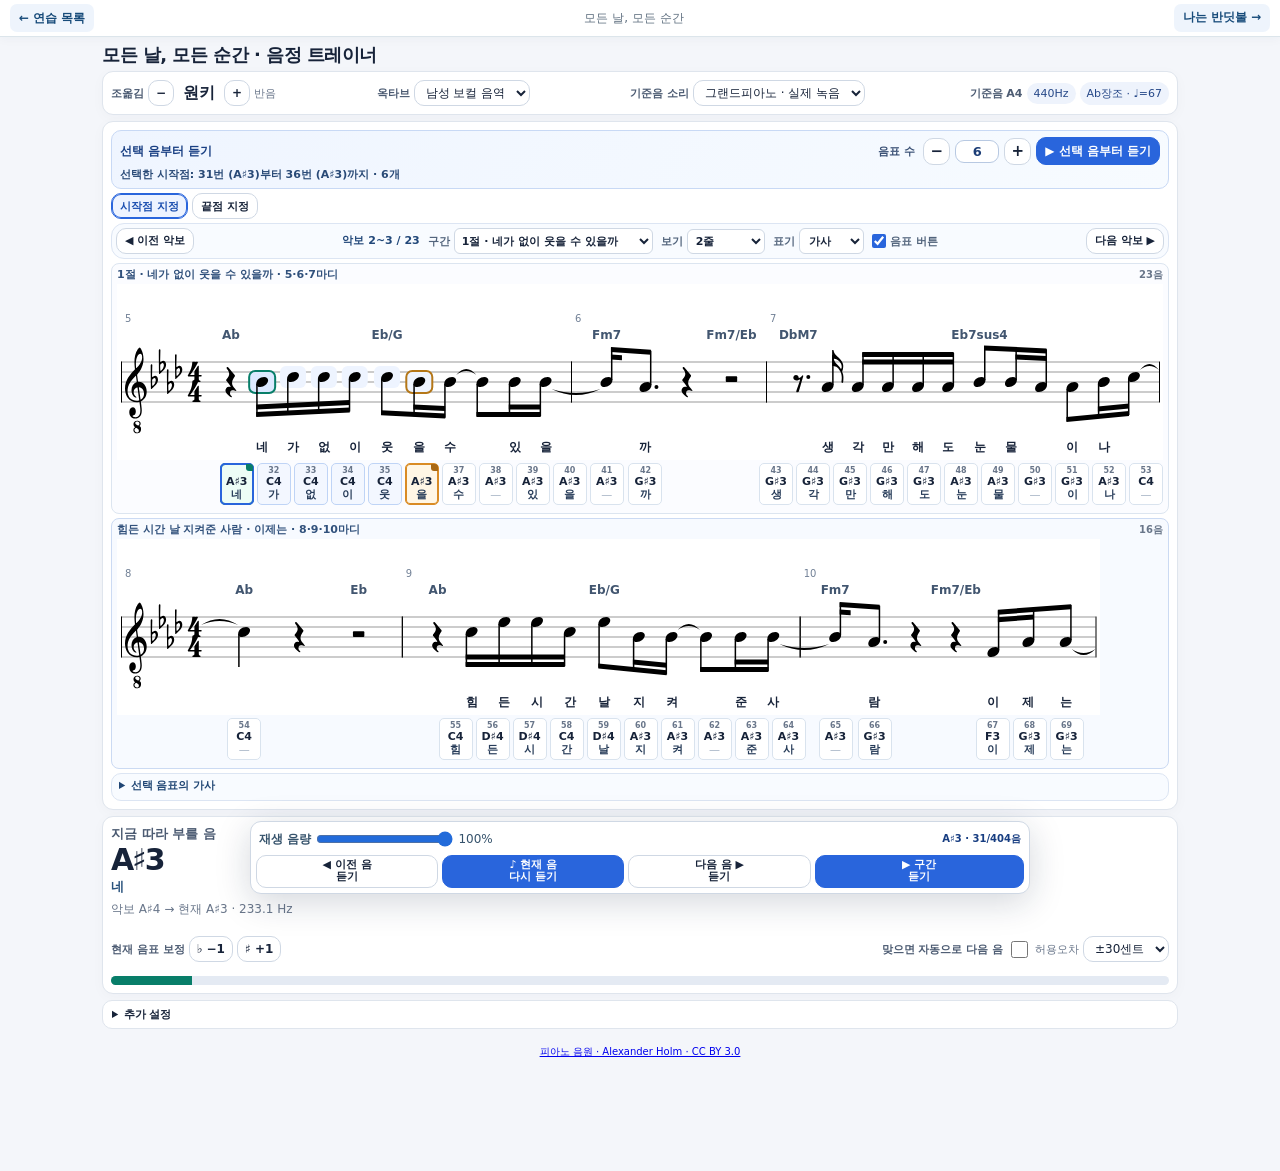
<file: every-moment.html>
<!doctype html>
<html lang="ko"><head><meta charset="utf-8"><meta name="viewport" content="width=device-width,initial-scale=1,viewport-fit=cover"><title>모든 날, 모든 순간 · 음정 트레이너</title><link rel="stylesheet" href="assets/trainer.css?v=48a1858e6ef1"></head><body>
<nav id="practice-nav" aria-label="연습 도구 이동"><a href="./">← 연습 목록</a><span>모든 날, 모든 순간</span><a href="./aloha.html">아로하 →</a></nav>
<header><h1>모든 날, 모든 순간 <span style="font-weight:400;color:#59718a">·</span> 음정 트레이너</h1></header>
<main class="wrap">
<section class="card"><div class="toolbar"><div class="group"><span class="label">조옮김</span><button class="tiny" id="down">−</button><b id="shiftName" style="min-width:42px;text-align:center">원키</b><button class="tiny" id="up">+</button><span class="sub">반음</span></div><div class="group"><span class="label">옥타브</span><select id="oct"><option value="-12" selected>남성 보컬 음역</option><option value="0">한 옥타브 위</option><option value="12">두 옥타브 위</option></select></div><div class="group"><label class="label" for="soundStyle">기준음 소리</label><select id="soundStyle" aria-label="기준음 소리 종류"><option value="piano" selected>그랜드피아노 · 실제 녹음</option><option value="classic">기존 전자음</option><option value="sine">순수음 · 사인파</option><option value="organ">오르간 느낌</option></select><span class="sub" id="soundState" role="status"></span></div><div class="group"><span class="label">기준음 A4</span><span class="pill">440Hz</span><span class="pill song-key-tempo"></span></div></div></section>
<section class="card"><div hidden><span id="lineTitle"></span><span id="progressTxt"></span></div>
<div class="quickRange" role="group" aria-label="선택한 음표부터 원하는 개수만큼 연속 듣기">
  <div class="quickRangeIntro">
    <div class="quickRangeHeading">선택 음부터 듣기</div>
    
  </div>
  <div class="quickRangeControls">
    <label for="quickCount">음표 수</label>
    <button type="button" class="tiny" id="quickCountDown" aria-label="연속 재생 음표 수 1개 줄이기">−</button>
    <input id="quickCount" type="number" min="1" max="404" step="1" value="6" inputmode="numeric" aria-label="선택 음부터 재생할 음표 개수" />
    <button type="button" class="tiny" id="quickCountUp" aria-label="연속 재생 음표 수 1개 늘리기">+</button>
    <button type="button" class="primary" id="quickPlay" title="선택한 음부터 지정한 음표 개수만큼 연속 듣기">▶ 선택 음부터 듣기</button>
  </div>
  <div class="quickRangeStatus" id="quickRangeStatus" aria-live="polite">시작 음을 선택하고 개수를 설정하세요.</div>
</div>
<div class="rangePickTools" role="group" aria-label="음표로 재생 범위 지정" style="display:flex;flex-wrap:wrap;align-items:center;gap:7px;margin-top:10px">
 <button type="button" id="rangePickStart" aria-pressed="true">시작점 지정</button>
 <button type="button" id="rangePickEnd" aria-pressed="false">끝점 지정</button>
</div>
<div id="rangePickFeedback" class="sub" role="status" style="margin-top:7px"></div>
<div class="scorePaging" id="scorePaging" role="group" aria-label="악보 화면 이동 (선택 음표는 그대로 유지)">
  <button type="button" id="scorePrev" title="보이는 악보를 한 줄 앞으로 이동 (재생 시작점 유지)">◀ 이전 악보</button>
  <div class="scorePagingInfo" aria-live="polite"><strong id="scorePageTitle">악보</strong><label class="score-count-label">구간 <select id="scoreSection" aria-label="연습 구간으로 이동"></select></label><label class="score-count-label" for="scoreLineCount">보기 <select id="scoreLineCount" aria-label="악보 보기 방식"><option value="2" selected>2줄</option><option value="4">4줄</option><option value="all">전체 보기</option></select></label><label class="score-count-label" for="scoreLabelMode">표기 <select id="scoreLabelMode"><option value="lyrics" selected>가사</option><option value="pitch">음이름</option><option value="fixed-do">고정도</option><option value="solfege">이동도</option></select></label><label class="score-notes-label"><input id="scoreNoteButtons" type="checkbox" checked>음표 버튼</label></div>
  <button type="button" id="scoreNext" title="보이는 악보를 한 줄 뒤로 이동 (재생 시작점 유지)">다음 악보 ▶</button>
</div>
<div id="vocalPartLegend" class="vocal-part-legend" role="group" aria-label="듀엣 파트" hidden></div>
<div class="scoreStacks" id="scoreStacks" aria-label="악보"></div>
<template id="scoreLineTemplate">
  <div class="scoreLine">
    <div class="scoreLineHead"><span class="scoreLineLabel"></span><span class="sub scoreLineCount"></span></div>
    <div class="scorebox"><div class="native-staff"></div></div>
    <div class="noteStrip"></div>
  </div>
</template>

<div class="practicePanels">
<details class="lyricSettings" id="lyricPanel" open>
  <summary class="lyricPanelSummary">선택 음표의 가사 </summary>
  <div class="lyricPanelBody">
  <div class="lyricEditRow">
    <label for="lyricInput" id="lyricEditLabel" class="label">가사 수정</label>
    <input type="text" id="lyricInput" maxlength="24" aria-label="선택 음표 아래에 표시할 가사" placeholder="예: 어, 두, 운" autocomplete="off" spellcheck="false" />
    <button type="button" id="lyricResetOne" title="선택 음의 악보 기준 가사로 되돌리기">이 음 초기화</button>
    <button type="button" id="lyricResetAll" title="직접 수정한 가사를 모두 원래대로 되돌리기">전체 초기화</button>
  </div>
  
  </div>
</details>

</div>
</section>
<section class="card"><div class="notewrap"><div><div class="label">지금 따라 부를 음</div><div class="bigNote" id="noteName">A♯3</div><span id="selectedVocalPart" class="vocal-part-badge" hidden></span><div class="noteLyricPreview" id="selectedLyric"></div><div class="status" id="noteDesc">기준음을 먼저 듣고, 마이크로 따라 부르세요.</div></div></div>
<div class="toolbar" style="margin-top:18px"><div class="group"><span class="label">현재 음표 보정</span><button id="nDown" class="tiny">♭ −1</button><button id="nUp" class="tiny">♯ +1</button></div><div class="group"><span class="label">맞으면 자동으로 다음 음</span><input id="autoNext" type="checkbox"><span class="sub">허용오차</span><select id="tolerance"><option value="20">±20센트</option><option value="30" selected>±30센트</option><option value="50">±50센트</option></select></div></div><div class="progress-track" style="margin-top:14px"><div class="progress" id="progress"></div></div></section>
<details class="extraPractice"><summary>추가 설정</summary><div class="tools score-edit-tools"><input type="checkbox" id="addToggle" hidden><button class="tiny" id="resetCorrections">음표 수정 초기화</button></div>
<section class="card phraseCard" id="phrasePanel" aria-label="짧은 구간 멜로디 연습">
 <div class="phraseHeader"><div><div class="label">짧은 구간으로 멜로디 익히기</div><div class="phraseTitle" id="phraseTitle">연습 구간 준비 중</div><div class="phraseInfo" id="phraseInfo">구간을 듣고 같은 음 순서로 따라 불러보세요.</div></div><span class="pill" id="phraseCount">—</span></div>
 <div class="phraseActions" role="group" aria-label="구간 재생 컨트롤">
  <button id="phrasePrev" title="이전 짧은 구간으로 이동">◀ 이전 구간</button>
  <button id="phrasePlay" class="primary" title="현재 구간을 처음부터 차례대로 연주">▶ 구간 연속 듣기</button>
  <button id="phraseNext" title="다음 짧은 구간으로 이동">다음 구간 ▶</button>
 </div>
 <div class="phraseSettings">
   <div class="phraseLength" role="group" aria-label="연습 구간의 음표 개수 조절">
     <label for="phraseLength">구간 길이</label>
     <button type="button" id="phraseLengthDown" aria-label="구간 음표 수 한 개 줄이기">−</button>
     <input type="number" id="phraseLength" min="1" max="24" step="1" value="6" inputmode="numeric" aria-label="구간당 음표 개수"/>
     <button type="button" id="phraseLengthUp" aria-label="구간 음표 수 한 개 늘리기">+</button>
     <span class="unit">음표</span>
   </div>
   <div class="phraseControls"><label for="phraseTempo">연습 속도</label><select id="phraseTempo"><option value="70">천천히 · 70</option><option value="95" selected>원곡 · 95</option><option value="115">빠르게 · 115</option></select></div>
   <label class="sub" style="display:inline-flex;align-items:center;gap:7px"><input type="checkbox" id="phraseRepeat"> 구간 계속 반복</label>
   <button class="tiny" id="phraseRestart" title="같은 구간을 처음부터 다시 재생">↻ 처음부터 다시 듣기</button>
 </div>
 <div class="phraseBar"><div id="phraseProgress"></div></div>
 <div class="phraseMeta" id="phraseMessage" aria-live="polite">기본 6음씩 연습합니다. 숫자를 바꾸면 구간이 다시 나뉩니다.</div>
 <details class="phraseEdit"><summary>구간 범위 지정</summary>
  
  <div class="tools"><button id="phraseMarkStart">선택한 음을 시작으로</button><button id="phraseMarkEnd">선택한 음을 끝으로</button><button id="phraseDefault">기본 구간으로 되돌리기</button></div>
  <div class="phraseMeta" id="phraseMarkStatus">현재는 자동으로 나눈 짧은 구간을 사용 중입니다.</div>
 </details>
 
</section>
<section class="card"><div class="toolbar"><div><div class="label">마이크로 내 음정 확인</div><p id="micMsg" class="sub" style="margin:7px 0 0">시작 버튼을 눌러 브라우저 마이크 권한을 허용하세요.</p></div><div class="tools"><button class="primary" id="micStart">마이크 켜기</button><button id="micStop" disabled>끄기</button></div></div><div class="grided" style="margin-top:16px"><div class="card" style="padding:14px;box-shadow:none"><div class="label">내 목소리</div><div class="bigNote" style="font-size:32px;margin-top:7px" id="heard">—</div><div class="status" id="confidence">음정을 듣는 중</div></div><div class="card" style="padding:14px;box-shadow:none"><div class="label">목표 음과의 차이</div><div style="font-size:27px;font-weight:750;margin:6px 0" id="error">— 센트</div><div class="pitchbar"><div class="needle" id="needle"></div></div><div class="sub" style="margin-top:7px" id="judge">음을 맞추면 이곳에 결과가 표시됩니다.</div></div></div></section>
</details>


<p class="sub" style="font-size:10px;text-align:center"><a href="assets/piano/README.txt?v=20f37bcc1cfd">피아노 음원 · Alexander Holm · CC BY 3.0</a></p></main>
<nav class="navDock" role="group" aria-label="음표 이동과 기준음 재생">
<div class="dockHead">
  <div class="song-volume">
    <label for="songVolume">재생 음량</label>
    <input id="songVolume" type="range" min="0" max="100" step="1" value="100" aria-valuetext="100%">
    <span id="songVolumeValue" aria-hidden="true">100%</span>
  </div>
  <strong id="dockNote" aria-live="polite">A♯3</strong>
</div>
<button id="prev" title="이전 음으로 이동하고 기준음을 재생합니다">◀ 이전 음<br>듣기</button>
<button id="play" class="primary" title="현재 음을 그대로 다시 재생합니다">♪ 현재 음<br>다시 듣기</button>
<button id="next" title="다음 음으로 이동하고 기준음을 재생합니다">다음 음 ▶<br>듣기</button>
<button type="button" id="quickDockPlay" class="primary" title="지정한 시작·끝 구간 듣기">▶ 구간<br>듣기</button>
</nav>

<script src="songs/catalog.js?v=c99ef9511e66"></script><script src="songs/every-moment.js?v=23ccf7d1af42"></script><script src="assets/vendor/vexflow-4.2.5.js?v=d632111c9dc0"></script><script src="assets/score-renderer.js?v=fe1e0bfc0c2e"></script><script src="assets/audio-session.js?v=767860063ac1"></script><script src="assets/piano.js?v=66b8364b0341"></script><script src="assets/trainer.js?v=54ca27a9eafc"></script></body></html>
</file>
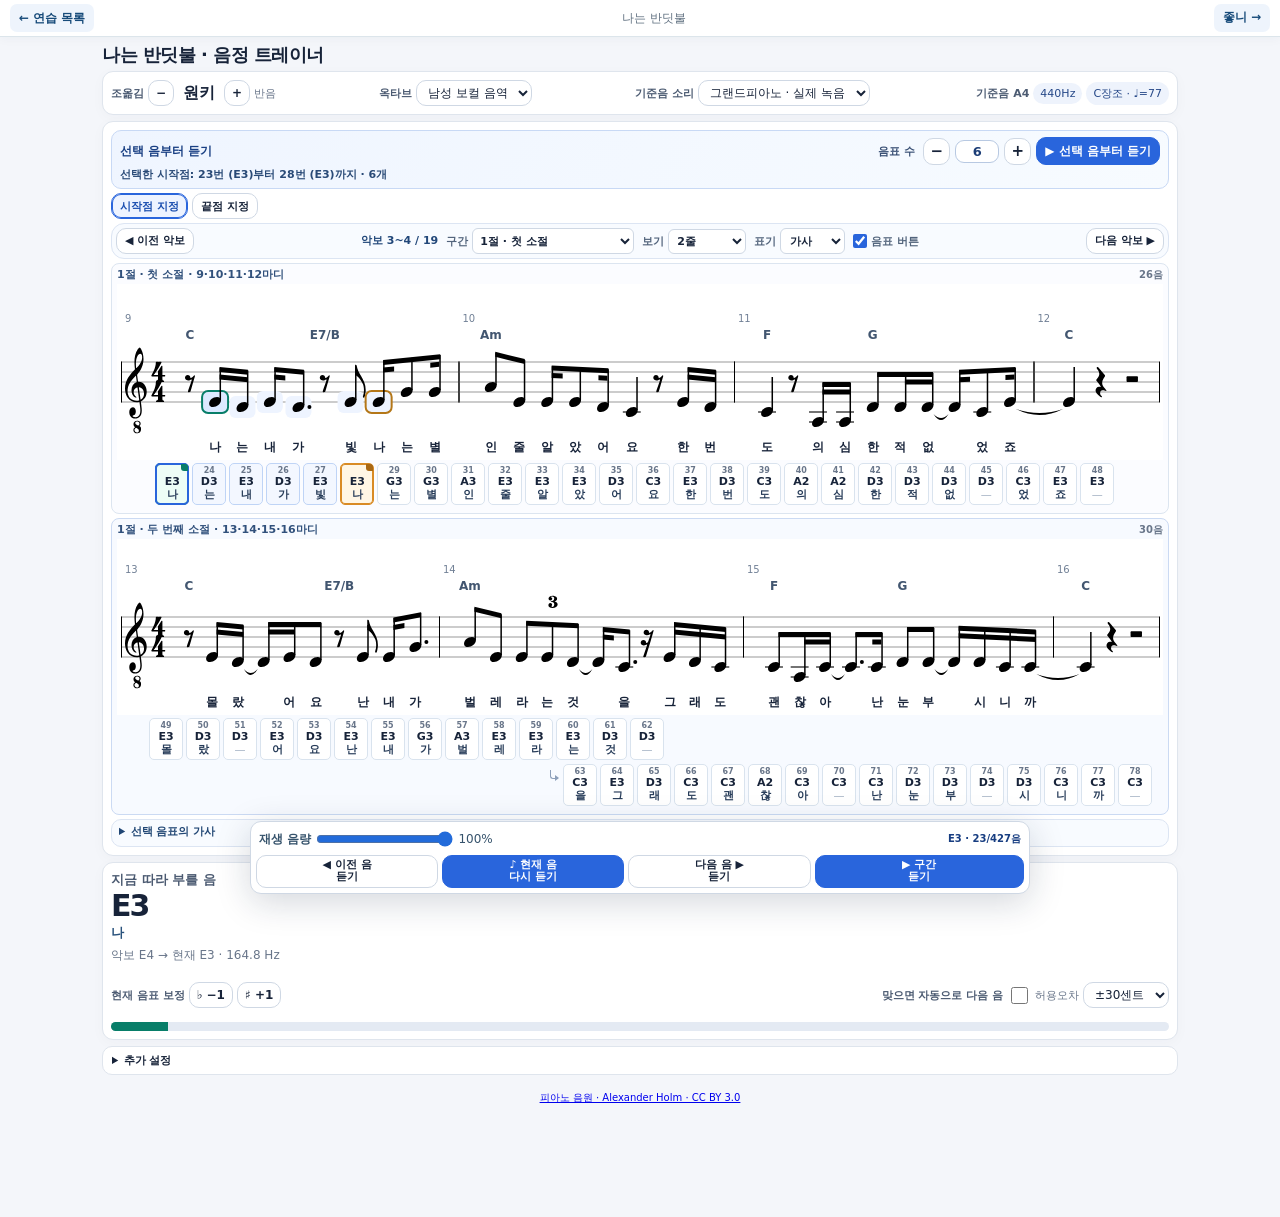
<file: firefly.html>
<!doctype html>
<html lang="ko"><head><meta charset="utf-8"><meta name="viewport" content="width=device-width,initial-scale=1,viewport-fit=cover"><title>나는 반딧불 · 음정 트레이너</title><link rel="stylesheet" href="assets/trainer.css?v=48a1858e6ef1"></head><body>
<nav id="practice-nav" aria-label="연습 도구 이동"><a href="./">← 연습 목록</a><span>나는 반딧불</span><a href="./aloha.html">아로하 →</a></nav>
<header><h1>나는 반딧불 <span style="font-weight:400;color:#59718a">·</span> 음정 트레이너</h1></header>
<main class="wrap">
<section class="card"><div class="toolbar"><div class="group"><span class="label">조옮김</span><button class="tiny" id="down">−</button><b id="shiftName" style="min-width:42px;text-align:center">원키</b><button class="tiny" id="up">+</button><span class="sub">반음</span></div><div class="group"><span class="label">옥타브</span><select id="oct"><option value="-12" selected>남성 보컬 음역</option><option value="0">한 옥타브 위</option><option value="12">두 옥타브 위</option></select></div><div class="group"><label class="label" for="soundStyle">기준음 소리</label><select id="soundStyle" aria-label="기준음 소리 종류"><option value="piano" selected>그랜드피아노 · 실제 녹음</option><option value="classic">기존 전자음</option><option value="sine">순수음 · 사인파</option><option value="organ">오르간 느낌</option></select><span class="sub" id="soundState" role="status"></span></div><div class="group"><span class="label">기준음 A4</span><span class="pill">440Hz</span><span class="pill song-key-tempo"></span></div></div></section>
<section class="card"><div hidden><span id="lineTitle"></span><span id="progressTxt"></span></div>
<div class="quickRange" role="group" aria-label="선택한 음표부터 원하는 개수만큼 연속 듣기">
  <div class="quickRangeIntro">
    <div class="quickRangeHeading">선택 음부터 듣기</div>
    
  </div>
  <div class="quickRangeControls">
    <label for="quickCount">음표 수</label>
    <button type="button" class="tiny" id="quickCountDown" aria-label="연속 재생 음표 수 1개 줄이기">−</button>
    <input id="quickCount" type="number" min="1" max="427" step="1" value="6" inputmode="numeric" aria-label="선택 음부터 재생할 음표 개수" />
    <button type="button" class="tiny" id="quickCountUp" aria-label="연속 재생 음표 수 1개 늘리기">+</button>
    <button type="button" class="primary" id="quickPlay" title="선택한 음부터 지정한 음표 개수만큼 연속 듣기">▶ 선택 음부터 듣기</button>
  </div>
  <div class="quickRangeStatus" id="quickRangeStatus" aria-live="polite">시작 음을 선택하고 개수를 설정하세요.</div>
</div>
<div class="rangePickTools" role="group" aria-label="음표로 재생 범위 지정" style="display:flex;flex-wrap:wrap;align-items:center;gap:7px;margin-top:10px">
 <button type="button" id="rangePickStart" aria-pressed="true">시작점 지정</button>
 <button type="button" id="rangePickEnd" aria-pressed="false">끝점 지정</button>
</div>
<div id="rangePickFeedback" class="sub" role="status" style="margin-top:7px"></div>
<div class="scorePaging" id="scorePaging" role="group" aria-label="악보 화면 이동 (선택 음표는 그대로 유지)">
  <button type="button" id="scorePrev" title="보이는 악보를 한 줄 앞으로 이동 (재생 시작점 유지)">◀ 이전 악보</button>
  <div class="scorePagingInfo" aria-live="polite"><strong id="scorePageTitle">악보</strong><label class="score-count-label">구간 <select id="scoreSection" aria-label="연습 구간으로 이동"></select></label><label class="score-count-label" for="scoreLineCount">보기 <select id="scoreLineCount" aria-label="악보 보기 방식"><option value="2" selected>2줄</option><option value="4">4줄</option><option value="all">전체 보기</option></select></label><label class="score-count-label" for="scoreLabelMode">표기 <select id="scoreLabelMode"><option value="lyrics" selected>가사</option><option value="pitch">음이름</option><option value="fixed-do">고정도</option><option value="solfege">이동도</option></select></label><label class="score-notes-label"><input id="scoreNoteButtons" type="checkbox" checked>음표 버튼</label></div>
  <button type="button" id="scoreNext" title="보이는 악보를 한 줄 뒤로 이동 (재생 시작점 유지)">다음 악보 ▶</button>
</div>
<div id="vocalPartLegend" class="vocal-part-legend" role="group" aria-label="듀엣 파트" hidden></div>
<div class="scoreStacks" id="scoreStacks" aria-label="악보"></div>
<template id="scoreLineTemplate">
  <div class="scoreLine">
    <div class="scoreLineHead"><span class="scoreLineLabel"></span><span class="sub scoreLineCount"></span></div>
    <div class="scorebox"><div class="native-staff"></div></div>
    <div class="noteStrip"></div>
  </div>
</template>

<div class="practicePanels">
<details class="lyricSettings" id="lyricPanel" open>
  <summary class="lyricPanelSummary">선택 음표의 가사 </summary>
  <div class="lyricPanelBody">
  <div class="lyricEditRow">
    <label for="lyricInput" id="lyricEditLabel" class="label">가사 수정</label>
    <input type="text" id="lyricInput" maxlength="24" aria-label="선택 음표 아래에 표시할 가사" placeholder="예: 어, 두, 운" autocomplete="off" spellcheck="false" />
    <button type="button" id="lyricResetOne" title="선택 음의 악보 기준 가사로 되돌리기">이 음 초기화</button>
    <button type="button" id="lyricResetAll" title="직접 수정한 가사를 모두 원래대로 되돌리기">전체 초기화</button>
  </div>
  
  </div>
</details>

</div>
</section>
<section class="card"><div class="notewrap"><div><div class="label">지금 따라 부를 음</div><div class="bigNote" id="noteName">E3</div><span id="selectedVocalPart" class="vocal-part-badge" hidden></span><div class="noteLyricPreview" id="selectedLyric"></div><div class="status" id="noteDesc">기준음을 먼저 듣고, 마이크로 따라 부르세요.</div></div></div>
<div class="toolbar" style="margin-top:18px"><div class="group"><span class="label">현재 음표 보정</span><button id="nDown" class="tiny">♭ −1</button><button id="nUp" class="tiny">♯ +1</button></div><div class="group"><span class="label">맞으면 자동으로 다음 음</span><input id="autoNext" type="checkbox"><span class="sub">허용오차</span><select id="tolerance"><option value="20">±20센트</option><option value="30" selected>±30센트</option><option value="50">±50센트</option></select></div></div><div class="progress-track" style="margin-top:14px"><div class="progress" id="progress"></div></div></section>
<details class="extraPractice"><summary>추가 설정</summary><div class="tools score-edit-tools"><input type="checkbox" id="addToggle" hidden><button class="tiny" id="resetCorrections">음표 수정 초기화</button></div>
<section class="card phraseCard" id="phrasePanel" aria-label="짧은 구간 멜로디 연습">
 <div class="phraseHeader"><div><div class="label">짧은 구간으로 멜로디 익히기</div><div class="phraseTitle" id="phraseTitle">연습 구간 준비 중</div><div class="phraseInfo" id="phraseInfo">구간을 듣고 같은 음 순서로 따라 불러보세요.</div></div><span class="pill" id="phraseCount">—</span></div>
 <div class="phraseActions" role="group" aria-label="구간 재생 컨트롤">
  <button id="phrasePrev" title="이전 짧은 구간으로 이동">◀ 이전 구간</button>
  <button id="phrasePlay" class="primary" title="현재 구간을 처음부터 차례대로 연주">▶ 구간 연속 듣기</button>
  <button id="phraseNext" title="다음 짧은 구간으로 이동">다음 구간 ▶</button>
 </div>
 <div class="phraseSettings">
   <div class="phraseLength" role="group" aria-label="연습 구간의 음표 개수 조절">
     <label for="phraseLength">구간 길이</label>
     <button type="button" id="phraseLengthDown" aria-label="구간 음표 수 한 개 줄이기">−</button>
     <input type="number" id="phraseLength" min="1" max="24" step="1" value="6" inputmode="numeric" aria-label="구간당 음표 개수"/>
     <button type="button" id="phraseLengthUp" aria-label="구간 음표 수 한 개 늘리기">+</button>
     <span class="unit">음표</span>
   </div>
   <div class="phraseControls"><label for="phraseTempo">연습 속도</label><select id="phraseTempo"><option value="70">천천히 · 70</option><option value="95" selected>원곡 · 95</option><option value="115">빠르게 · 115</option></select></div>
   <label class="sub" style="display:inline-flex;align-items:center;gap:7px"><input type="checkbox" id="phraseRepeat"> 구간 계속 반복</label>
   <button class="tiny" id="phraseRestart" title="같은 구간을 처음부터 다시 재생">↻ 처음부터 다시 듣기</button>
 </div>
 <div class="phraseBar"><div id="phraseProgress"></div></div>
 <div class="phraseMeta" id="phraseMessage" aria-live="polite">기본 6음씩 연습합니다. 숫자를 바꾸면 구간이 다시 나뉩니다.</div>
 <details class="phraseEdit"><summary>구간 범위 지정</summary>
  
  <div class="tools"><button id="phraseMarkStart">선택한 음을 시작으로</button><button id="phraseMarkEnd">선택한 음을 끝으로</button><button id="phraseDefault">기본 구간으로 되돌리기</button></div>
  <div class="phraseMeta" id="phraseMarkStatus">현재는 자동으로 나눈 짧은 구간을 사용 중입니다.</div>
 </details>
 
</section>
<section class="card"><div class="toolbar"><div><div class="label">마이크로 내 음정 확인</div><p id="micMsg" class="sub" style="margin:7px 0 0">시작 버튼을 눌러 브라우저 마이크 권한을 허용하세요.</p></div><div class="tools"><button class="primary" id="micStart">마이크 켜기</button><button id="micStop" disabled>끄기</button></div></div><div class="grided" style="margin-top:16px"><div class="card" style="padding:14px;box-shadow:none"><div class="label">내 목소리</div><div class="bigNote" style="font-size:32px;margin-top:7px" id="heard">—</div><div class="status" id="confidence">음정을 듣는 중</div></div><div class="card" style="padding:14px;box-shadow:none"><div class="label">목표 음과의 차이</div><div style="font-size:27px;font-weight:750;margin:6px 0" id="error">— 센트</div><div class="pitchbar"><div class="needle" id="needle"></div></div><div class="sub" style="margin-top:7px" id="judge">음을 맞추면 이곳에 결과가 표시됩니다.</div></div></div></section>
</details>


<p class="sub" style="font-size:10px;text-align:center"><a href="assets/piano/README.txt?v=20f37bcc1cfd">피아노 음원 · Alexander Holm · CC BY 3.0</a></p></main>
<nav class="navDock" role="group" aria-label="음표 이동과 기준음 재생">
<div class="dockHead">
  <div class="song-volume">
    <label for="songVolume">재생 음량</label>
    <input id="songVolume" type="range" min="0" max="100" step="1" value="100" aria-valuetext="100%">
    <span id="songVolumeValue" aria-hidden="true">100%</span>
  </div>
  <strong id="dockNote" aria-live="polite">E3</strong>
</div>
<button id="prev" title="이전 음으로 이동하고 기준음을 재생합니다">◀ 이전 음<br>듣기</button>
<button id="play" class="primary" title="현재 음을 그대로 다시 재생합니다">♪ 현재 음<br>다시 듣기</button>
<button id="next" title="다음 음으로 이동하고 기준음을 재생합니다">다음 음 ▶<br>듣기</button>
<button type="button" id="quickDockPlay" class="primary" title="지정한 시작·끝 구간 듣기">▶ 구간<br>듣기</button>
</nav>

<script src="songs/catalog.js?v=c99ef9511e66"></script><script src="songs/firefly.js?v=d1516ad34bba"></script><script src="assets/vendor/vexflow-4.2.5.js?v=d632111c9dc0"></script><script src="assets/score-renderer.js?v=fe1e0bfc0c2e"></script><script src="assets/audio-session.js?v=767860063ac1"></script><script src="assets/piano.js?v=66b8364b0341"></script><script src="assets/trainer.js?v=54ca27a9eafc"></script></body></html>
</file>
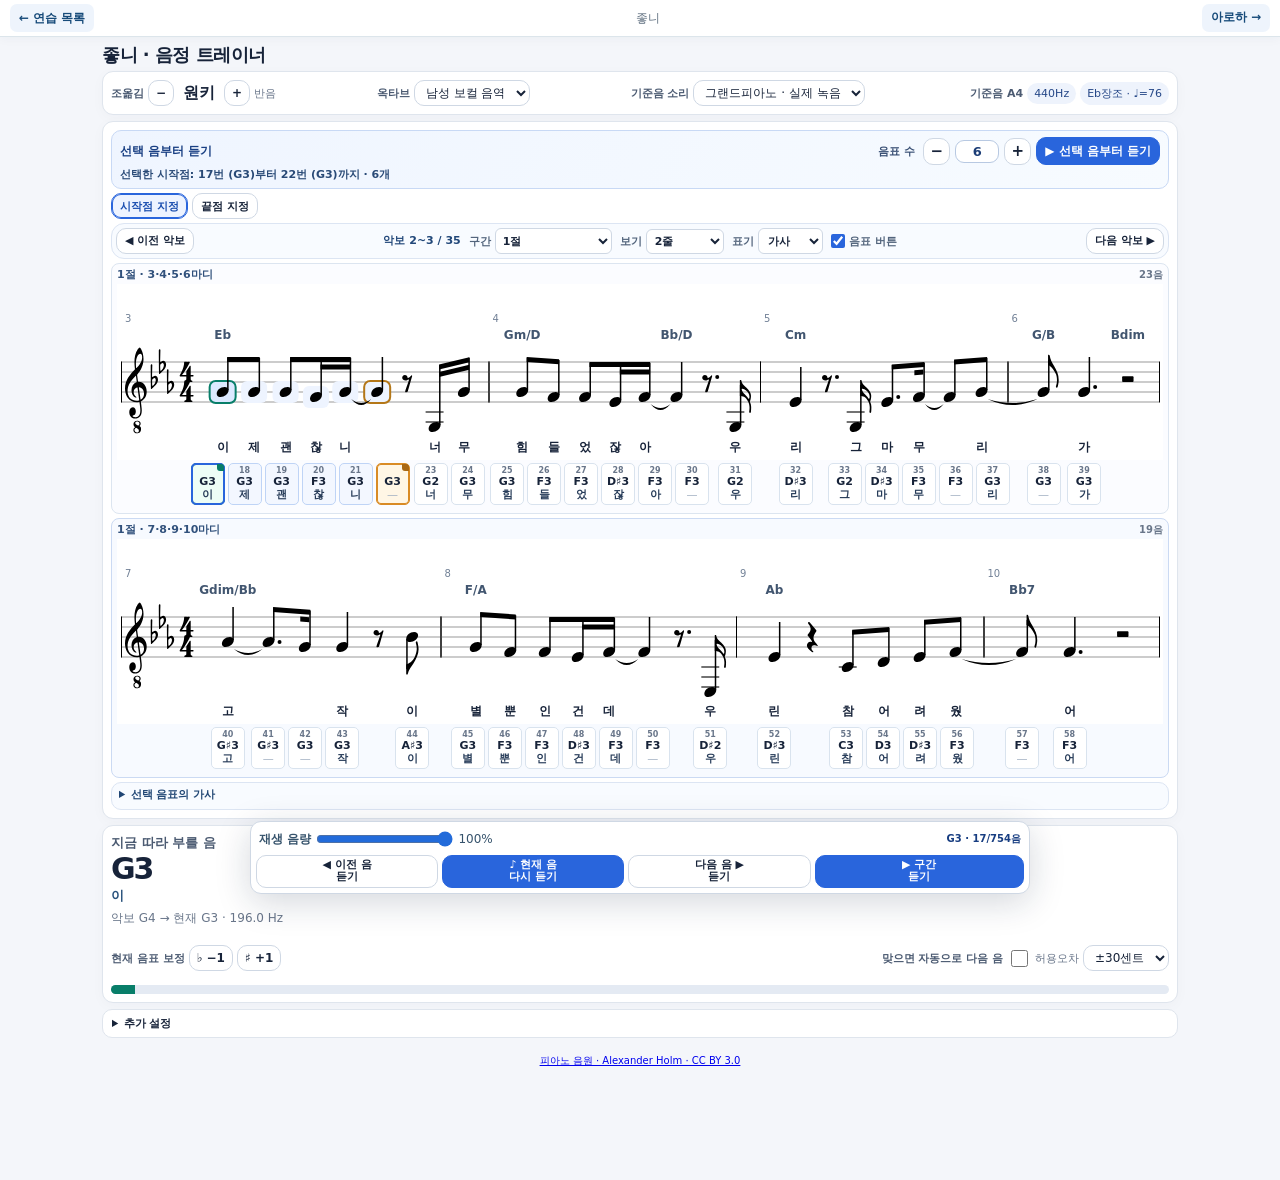
<file: jotni.html>
<!doctype html>
<html lang="ko"><head><meta charset="utf-8"><meta name="viewport" content="width=device-width,initial-scale=1,viewport-fit=cover"><title>좋니 · 음정 트레이너</title><link rel="stylesheet" href="assets/trainer.css?v=48a1858e6ef1"></head><body>
<nav id="practice-nav" aria-label="연습 도구 이동"><a href="./">← 연습 목록</a><span>좋니</span><a href="./aloha.html">아로하 →</a></nav>
<header><h1>좋니 <span style="font-weight:400;color:#59718a">·</span> 음정 트레이너</h1></header>
<main class="wrap">
<section class="card"><div class="toolbar"><div class="group"><span class="label">조옮김</span><button class="tiny" id="down">−</button><b id="shiftName" style="min-width:42px;text-align:center">원키</b><button class="tiny" id="up">+</button><span class="sub">반음</span></div><div class="group"><span class="label">옥타브</span><select id="oct"><option value="-12" selected>남성 보컬 음역</option><option value="0">한 옥타브 위</option><option value="12">두 옥타브 위</option></select></div><div class="group"><label class="label" for="soundStyle">기준음 소리</label><select id="soundStyle" aria-label="기준음 소리 종류"><option value="piano" selected>그랜드피아노 · 실제 녹음</option><option value="classic">기존 전자음</option><option value="sine">순수음 · 사인파</option><option value="organ">오르간 느낌</option></select><span class="sub" id="soundState" role="status"></span></div><div class="group"><span class="label">기준음 A4</span><span class="pill">440Hz</span><span class="pill song-key-tempo"></span></div></div></section>
<section class="card"><div hidden><span id="lineTitle"></span><span id="progressTxt"></span></div>
<div class="quickRange" role="group" aria-label="선택한 음표부터 원하는 개수만큼 연속 듣기">
  <div class="quickRangeIntro">
    <div class="quickRangeHeading">선택 음부터 듣기</div>
    
  </div>
  <div class="quickRangeControls">
    <label for="quickCount">음표 수</label>
    <button type="button" class="tiny" id="quickCountDown" aria-label="연속 재생 음표 수 1개 줄이기">−</button>
    <input id="quickCount" type="number" min="1" max="754" step="1" value="6" inputmode="numeric" aria-label="선택 음부터 재생할 음표 개수" />
    <button type="button" class="tiny" id="quickCountUp" aria-label="연속 재생 음표 수 1개 늘리기">+</button>
    <button type="button" class="primary" id="quickPlay" title="선택한 음부터 지정한 음표 개수만큼 연속 듣기">▶ 선택 음부터 듣기</button>
  </div>
  <div class="quickRangeStatus" id="quickRangeStatus" aria-live="polite">시작 음을 선택하고 개수를 설정하세요.</div>
</div>
<div class="rangePickTools" role="group" aria-label="음표로 재생 범위 지정" style="display:flex;flex-wrap:wrap;align-items:center;gap:7px;margin-top:10px">
 <button type="button" id="rangePickStart" aria-pressed="true">시작점 지정</button>
 <button type="button" id="rangePickEnd" aria-pressed="false">끝점 지정</button>
</div>
<div id="rangePickFeedback" class="sub" role="status" style="margin-top:7px"></div>
<div class="scorePaging" id="scorePaging" role="group" aria-label="악보 화면 이동 (선택 음표는 그대로 유지)">
  <button type="button" id="scorePrev" title="보이는 악보를 한 줄 앞으로 이동 (재생 시작점 유지)">◀ 이전 악보</button>
  <div class="scorePagingInfo" aria-live="polite"><strong id="scorePageTitle">악보</strong><label class="score-count-label">구간 <select id="scoreSection" aria-label="연습 구간으로 이동"></select></label><label class="score-count-label" for="scoreLineCount">보기 <select id="scoreLineCount" aria-label="악보 보기 방식"><option value="2" selected>2줄</option><option value="4">4줄</option><option value="all">전체 보기</option></select></label><label class="score-count-label" for="scoreLabelMode">표기 <select id="scoreLabelMode"><option value="lyrics" selected>가사</option><option value="pitch">음이름</option><option value="fixed-do">고정도</option><option value="solfege">이동도</option></select></label><label class="score-notes-label"><input id="scoreNoteButtons" type="checkbox" checked>음표 버튼</label></div>
  <button type="button" id="scoreNext" title="보이는 악보를 한 줄 뒤로 이동 (재생 시작점 유지)">다음 악보 ▶</button>
</div>
<div id="vocalPartLegend" class="vocal-part-legend" role="group" aria-label="듀엣 파트" hidden></div>
<div class="scoreStacks" id="scoreStacks" aria-label="악보"></div>
<template id="scoreLineTemplate">
  <div class="scoreLine">
    <div class="scoreLineHead"><span class="scoreLineLabel"></span><span class="sub scoreLineCount"></span></div>
    <div class="scorebox"><div class="native-staff"></div></div>
    <div class="noteStrip"></div>
  </div>
</template>

<div class="practicePanels">
<details class="lyricSettings" id="lyricPanel" open>
  <summary class="lyricPanelSummary">선택 음표의 가사 </summary>
  <div class="lyricPanelBody">
  <div class="lyricEditRow">
    <label for="lyricInput" id="lyricEditLabel" class="label">가사 수정</label>
    <input type="text" id="lyricInput" maxlength="24" aria-label="선택 음표 아래에 표시할 가사" placeholder="예: 어, 두, 운" autocomplete="off" spellcheck="false" />
    <button type="button" id="lyricResetOne" title="선택 음의 악보 기준 가사로 되돌리기">이 음 초기화</button>
    <button type="button" id="lyricResetAll" title="직접 수정한 가사를 모두 원래대로 되돌리기">전체 초기화</button>
  </div>
  
  </div>
</details>

</div>
</section>
<section class="card"><div class="notewrap"><div><div class="label">지금 따라 부를 음</div><div class="bigNote" id="noteName">G3</div><span id="selectedVocalPart" class="vocal-part-badge" hidden></span><div class="noteLyricPreview" id="selectedLyric"></div><div class="status" id="noteDesc">기준음을 먼저 듣고, 마이크로 따라 부르세요.</div></div></div>
<div class="toolbar" style="margin-top:18px"><div class="group"><span class="label">현재 음표 보정</span><button id="nDown" class="tiny">♭ −1</button><button id="nUp" class="tiny">♯ +1</button></div><div class="group"><span class="label">맞으면 자동으로 다음 음</span><input id="autoNext" type="checkbox"><span class="sub">허용오차</span><select id="tolerance"><option value="20">±20센트</option><option value="30" selected>±30센트</option><option value="50">±50센트</option></select></div></div><div class="progress-track" style="margin-top:14px"><div class="progress" id="progress"></div></div></section>
<details class="extraPractice"><summary>추가 설정</summary><div class="tools score-edit-tools"><input type="checkbox" id="addToggle" hidden><button class="tiny" id="resetCorrections">음표 수정 초기화</button></div>
<section class="card phraseCard" id="phrasePanel" aria-label="짧은 구간 멜로디 연습">
 <div class="phraseHeader"><div><div class="label">짧은 구간으로 멜로디 익히기</div><div class="phraseTitle" id="phraseTitle">연습 구간 준비 중</div><div class="phraseInfo" id="phraseInfo">구간을 듣고 같은 음 순서로 따라 불러보세요.</div></div><span class="pill" id="phraseCount">—</span></div>
 <div class="phraseActions" role="group" aria-label="구간 재생 컨트롤">
  <button id="phrasePrev" title="이전 짧은 구간으로 이동">◀ 이전 구간</button>
  <button id="phrasePlay" class="primary" title="현재 구간을 처음부터 차례대로 연주">▶ 구간 연속 듣기</button>
  <button id="phraseNext" title="다음 짧은 구간으로 이동">다음 구간 ▶</button>
 </div>
 <div class="phraseSettings">
   <div class="phraseLength" role="group" aria-label="연습 구간의 음표 개수 조절">
     <label for="phraseLength">구간 길이</label>
     <button type="button" id="phraseLengthDown" aria-label="구간 음표 수 한 개 줄이기">−</button>
     <input type="number" id="phraseLength" min="1" max="24" step="1" value="6" inputmode="numeric" aria-label="구간당 음표 개수"/>
     <button type="button" id="phraseLengthUp" aria-label="구간 음표 수 한 개 늘리기">+</button>
     <span class="unit">음표</span>
   </div>
   <div class="phraseControls"><label for="phraseTempo">연습 속도</label><select id="phraseTempo"><option value="70">천천히 · 70</option><option value="95" selected>원곡 · 95</option><option value="115">빠르게 · 115</option></select></div>
   <label class="sub" style="display:inline-flex;align-items:center;gap:7px"><input type="checkbox" id="phraseRepeat"> 구간 계속 반복</label>
   <button class="tiny" id="phraseRestart" title="같은 구간을 처음부터 다시 재생">↻ 처음부터 다시 듣기</button>
 </div>
 <div class="phraseBar"><div id="phraseProgress"></div></div>
 <div class="phraseMeta" id="phraseMessage" aria-live="polite">기본 6음씩 연습합니다. 숫자를 바꾸면 구간이 다시 나뉩니다.</div>
 <details class="phraseEdit"><summary>구간 범위 지정</summary>
  
  <div class="tools"><button id="phraseMarkStart">선택한 음을 시작으로</button><button id="phraseMarkEnd">선택한 음을 끝으로</button><button id="phraseDefault">기본 구간으로 되돌리기</button></div>
  <div class="phraseMeta" id="phraseMarkStatus">현재는 자동으로 나눈 짧은 구간을 사용 중입니다.</div>
 </details>
 
</section>
<section class="card"><div class="toolbar"><div><div class="label">마이크로 내 음정 확인</div><p id="micMsg" class="sub" style="margin:7px 0 0">시작 버튼을 눌러 브라우저 마이크 권한을 허용하세요.</p></div><div class="tools"><button class="primary" id="micStart">마이크 켜기</button><button id="micStop" disabled>끄기</button></div></div><div class="grided" style="margin-top:16px"><div class="card" style="padding:14px;box-shadow:none"><div class="label">내 목소리</div><div class="bigNote" style="font-size:32px;margin-top:7px" id="heard">—</div><div class="status" id="confidence">음정을 듣는 중</div></div><div class="card" style="padding:14px;box-shadow:none"><div class="label">목표 음과의 차이</div><div style="font-size:27px;font-weight:750;margin:6px 0" id="error">— 센트</div><div class="pitchbar"><div class="needle" id="needle"></div></div><div class="sub" style="margin-top:7px" id="judge">음을 맞추면 이곳에 결과가 표시됩니다.</div></div></div></section>
</details>


<p class="sub" style="font-size:10px;text-align:center"><a href="assets/piano/README.txt?v=20f37bcc1cfd">피아노 음원 · Alexander Holm · CC BY 3.0</a></p></main>
<nav class="navDock" role="group" aria-label="음표 이동과 기준음 재생">
<div class="dockHead">
  <div class="song-volume">
    <label for="songVolume">재생 음량</label>
    <input id="songVolume" type="range" min="0" max="100" step="1" value="100" aria-valuetext="100%">
    <span id="songVolumeValue" aria-hidden="true">100%</span>
  </div>
  <strong id="dockNote" aria-live="polite">G3</strong>
</div>
<button id="prev" title="이전 음으로 이동하고 기준음을 재생합니다">◀ 이전 음<br>듣기</button>
<button id="play" class="primary" title="현재 음을 그대로 다시 재생합니다">♪ 현재 음<br>다시 듣기</button>
<button id="next" title="다음 음으로 이동하고 기준음을 재생합니다">다음 음 ▶<br>듣기</button>
<button type="button" id="quickDockPlay" class="primary" title="지정한 시작·끝 구간 듣기">▶ 구간<br>듣기</button>
</nav>

<script src="songs/catalog.js?v=c99ef9511e66"></script><script src="songs/jotni.js?v=c5da27e5edfd"></script><script src="assets/vendor/vexflow-4.2.5.js?v=d632111c9dc0"></script><script src="assets/score-renderer.js?v=fe1e0bfc0c2e"></script><script src="assets/audio-session.js?v=767860063ac1"></script><script src="assets/piano.js?v=66b8364b0341"></script><script src="assets/trainer.js?v=54ca27a9eafc"></script></body></html>
</file>
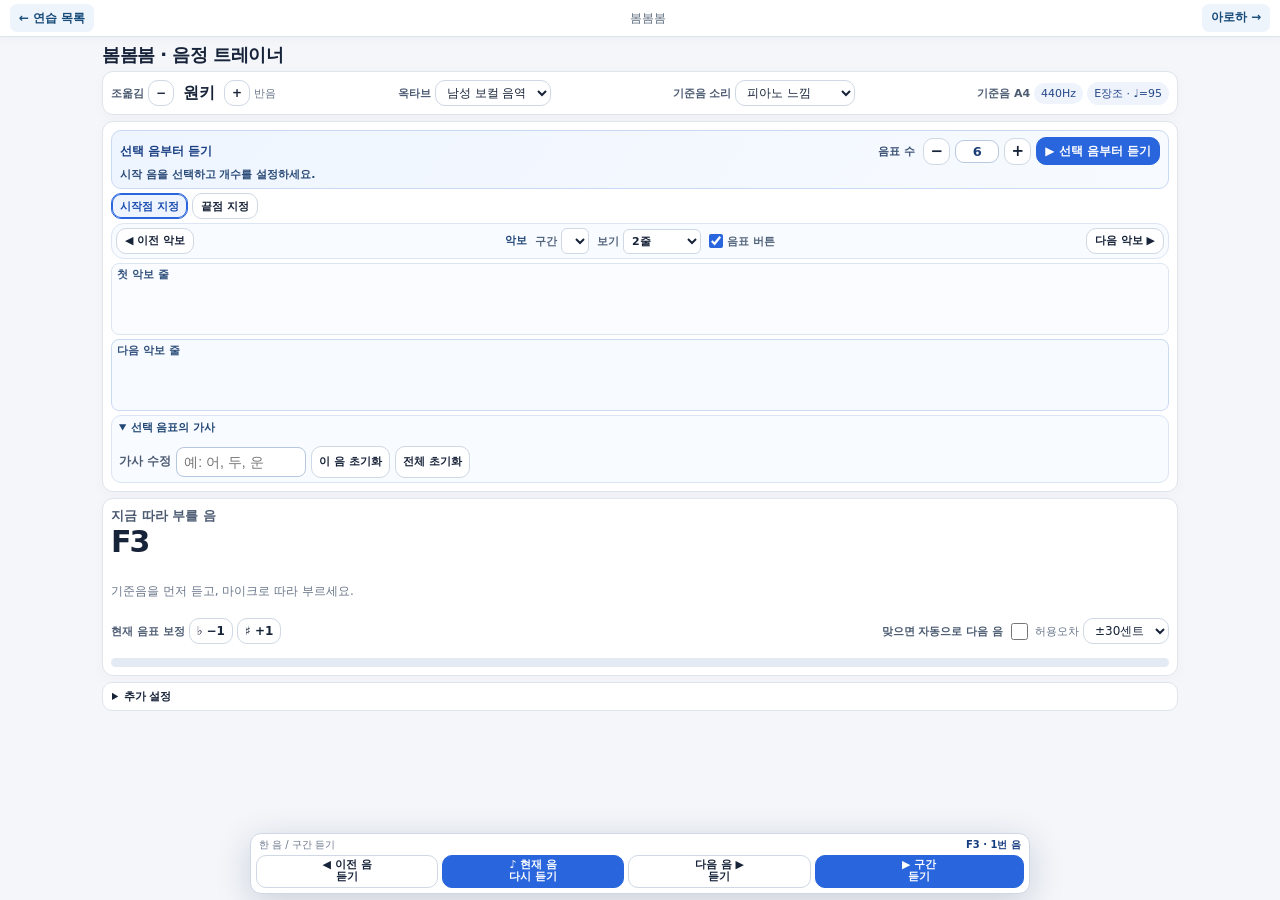
<file: native-bom.html>
<!doctype html>
<html lang="ko"><head><meta charset="utf-8"><meta name="viewport" content="width=device-width,initial-scale=1,viewport-fit=cover"><title>봄봄봄 · 음정 트레이너</title><link rel="stylesheet" href="assets/trainer.css?v=21b428af26a1"></head><body>
<nav id="practice-nav" aria-label="연습 도구 이동"><a href="./">← 연습 목록</a><span>봄봄봄</span><a href="./aloha.html">아로하 →</a></nav>
<header><h1>봄봄봄 <span style="font-weight:400;color:#59718a">·</span> 음정 트레이너</h1></header>
<main class="wrap">
<section class="card"><div class="toolbar"><div class="group"><span class="label">조옮김</span><button class="tiny" id="down">−</button><b id="shiftName" style="min-width:42px;text-align:center">원키</b><button class="tiny" id="up">+</button><span class="sub">반음</span></div><div class="group"><span class="label">옥타브</span><select id="oct"><option value="-12" selected>남성 보컬 음역</option><option value="0">한 옥타브 위</option><option value="12">두 옥타브 위</option></select></div><div class="group"><label class="label" for="soundStyle">기준음 소리</label><select id="soundStyle" aria-label="기준음 소리 종류"><option value="piano" selected>피아노 느낌</option><option value="classic">기존 전자음</option><option value="sine">순수음 · 사인파</option><option value="organ">오르간 느낌</option></select></div><div class="group"><span class="label">기준음 A4</span><span class="pill">440Hz</span><span class="pill song-key-tempo"></span></div></div></section>
<section class="card"><div hidden><span id="lineTitle"></span><span id="progressTxt"></span></div>
<div class="quickRange" role="group" aria-label="선택한 음표부터 원하는 개수만큼 연속 듣기">
  <div class="quickRangeIntro">
    <div class="quickRangeHeading">선택 음부터 듣기</div>
    
  </div>
  <div class="quickRangeControls">
    <label for="quickCount">음표 수</label>
    <button type="button" class="tiny" id="quickCountDown" aria-label="연속 재생 음표 수 1개 줄이기">−</button>
    <input id="quickCount" type="number" min="1" max="485" step="1" value="6" inputmode="numeric" aria-label="선택 음부터 재생할 음표 개수" />
    <button type="button" class="tiny" id="quickCountUp" aria-label="연속 재생 음표 수 1개 늘리기">+</button>
    <button type="button" class="primary" id="quickPlay" title="선택한 음부터 지정한 음표 개수만큼 연속 듣기">▶ 선택 음부터 듣기</button>
  </div>
  <div class="quickRangeStatus" id="quickRangeStatus" aria-live="polite">시작 음을 선택하고 개수를 설정하세요.</div>
</div>
<div class="rangePickTools" role="group" aria-label="음표로 재생 범위 지정" style="display:flex;flex-wrap:wrap;align-items:center;gap:7px;margin-top:10px">
 <button type="button" id="rangePickStart" aria-pressed="true">시작점 지정</button>
 <button type="button" id="rangePickEnd" aria-pressed="false">끝점 지정</button>
</div>
<div id="rangePickFeedback" class="sub" role="status" style="margin-top:7px"></div>
<div class="scorePaging" role="group" aria-label="악보 화면 이동 (선택 음표는 그대로 유지)">
  <button type="button" id="scorePrev" title="보이는 악보를 한 줄 앞으로 이동 (재생 시작점 유지)">◀ 이전 악보</button>
  <div class="scorePagingInfo" aria-live="polite"><strong id="scorePageTitle">악보</strong><label class="score-count-label">구간 <select id="scoreSection" aria-label="연습 구간으로 이동"></select></label><label class="score-count-label" for="scoreLineCount">보기 <select id="scoreLineCount" aria-label="한 번에 볼 악보 줄 수"><option value="2" selected>2줄</option><option value="4">4줄</option></select></label><label class="score-notes-label"><input id="scoreNoteButtons" type="checkbox" checked>음표 버튼</label><span id="scorePageCount" hidden></span></div>
  <button type="button" id="scoreNext" title="보이는 악보를 한 줄 뒤로 이동 (재생 시작점 유지)">다음 악보 ▶</button>
</div>
<div class="scoreStacks" aria-label="선택한 줄 수의 악보 보기">
  <div class="scoreLine" id="scoreLineMain">
    <div class="scoreLineHead"><span><span class="lineTag">현재 악보</span><span id="scoreMainLabel">첫 악보 줄</span></span><span class="sub" id="scoreMainCount"></span></div>
    <div class="scorebox"><div id="staff" class="native-staff"></div></div>
    <div class="noteStrip" id="strip" aria-label="현재 악보 줄의 음이름과 가사"></div>
  </div>
  <div class="scoreLine preview" id="scoreLinePreview">
    <div class="scoreLineHead"><span><span class="lineTag next">다음 악보 미리보기</span><span id="scoreNextLabel">다음 악보 줄</span></span><span class="sub" id="scoreNextCount"></span></div>
    <div class="scorebox"><div id="staffNext" class="native-staff"></div></div>
    <div class="noteStrip" id="stripNext" aria-label="다음 악보 줄의 음이름과 가사"></div>
  </div>
  <div class="scoreLine preview isHidden" id="scoreLine3" hidden>
    <div class="scoreLineHead"><span id="scoreLabel3"></span><span class="sub" id="scoreCount3"></span></div>
    <div class="scorebox"><div id="staff3" class="native-staff"></div></div>
    <div class="noteStrip" id="strip3" aria-label="3번째 악보 줄의 음이름과 가사"></div>
  </div>
  <div class="scoreLine preview isHidden" id="scoreLine4" hidden>
    <div class="scoreLineHead"><span id="scoreLabel4"></span><span class="sub" id="scoreCount4"></span></div>
    <div class="scorebox"><div id="staff4" class="native-staff"></div></div>
    <div class="noteStrip" id="strip4" aria-label="4번째 악보 줄의 음이름과 가사"></div>
  </div>
</div>


<div class="practicePanels">
<details class="lyricSettings" id="lyricPanel" open>
  <summary class="lyricPanelSummary">선택 음표의 가사 </summary>
  <div class="lyricPanelBody">
  <div class="lyricEditRow">
    <label for="lyricInput" id="lyricEditLabel" class="label">가사 수정</label>
    <input type="text" id="lyricInput" maxlength="24" aria-label="선택 음표 아래에 표시할 가사" placeholder="예: 어, 두, 운" autocomplete="off" spellcheck="false" />
    <button type="button" id="lyricResetOne" title="선택 음의 악보 기준 가사로 되돌리기">이 음 초기화</button>
    <button type="button" id="lyricResetAll" title="직접 수정한 가사를 모두 원래대로 되돌리기">전체 초기화</button>
  </div>
  
  </div>
</details>

</div>
</section>
<section class="card"><div class="notewrap"><div><div class="label">지금 따라 부를 음</div><div class="bigNote" id="noteName">F3</div><div class="noteLyricPreview" id="selectedLyric"></div><div class="status" id="noteDesc">기준음을 먼저 듣고, 마이크로 따라 부르세요.</div></div></div>
<div class="toolbar" style="margin-top:18px"><div class="group"><span class="label">현재 음표 보정</span><button id="nDown" class="tiny">♭ −1</button><button id="nUp" class="tiny">♯ +1</button></div><div class="group"><span class="label">맞으면 자동으로 다음 음</span><input id="autoNext" type="checkbox"><span class="sub">허용오차</span><select id="tolerance"><option value="20">±20센트</option><option value="30" selected>±30센트</option><option value="50">±50센트</option></select></div></div><div class="progress-track" style="margin-top:14px"><div class="progress" id="progress"></div></div></section>
<details class="extraPractice"><summary>추가 설정</summary><div class="tools score-edit-tools"><input type="checkbox" id="addToggle" hidden><button class="tiny" id="resetCorrections">음표 수정 초기화</button></div>
<section class="card phraseCard" id="phrasePanel" aria-label="짧은 구간 멜로디 연습">
 <div class="phraseHeader"><div><div class="label">짧은 구간으로 멜로디 익히기</div><div class="phraseTitle" id="phraseTitle">연습 구간 준비 중</div><div class="phraseInfo" id="phraseInfo">구간을 듣고 같은 음 순서로 따라 불러보세요.</div></div><span class="pill" id="phraseCount">—</span></div>
 <div class="phraseActions" role="group" aria-label="구간 재생 컨트롤">
  <button id="phrasePrev" title="이전 짧은 구간으로 이동">◀ 이전 구간</button>
  <button id="phrasePlay" class="primary" title="현재 구간을 처음부터 차례대로 연주">▶ 구간 연속 듣기</button>
  <button id="phraseNext" title="다음 짧은 구간으로 이동">다음 구간 ▶</button>
 </div>
 <div class="phraseSettings">
   <div class="phraseLength" role="group" aria-label="연습 구간의 음표 개수 조절">
     <label for="phraseLength">구간 길이</label>
     <button type="button" id="phraseLengthDown" aria-label="구간 음표 수 한 개 줄이기">−</button>
     <input type="number" id="phraseLength" min="1" max="24" step="1" value="6" inputmode="numeric" aria-label="구간당 음표 개수"/>
     <button type="button" id="phraseLengthUp" aria-label="구간 음표 수 한 개 늘리기">+</button>
     <span class="unit">음표</span>
   </div>
   <div class="phraseControls"><label for="phraseTempo">연습 속도</label><select id="phraseTempo"><option value="70">천천히 · 70</option><option value="95" selected>원곡 · 95</option><option value="115">빠르게 · 115</option></select></div>
   <label class="sub" style="display:inline-flex;align-items:center;gap:7px"><input type="checkbox" id="phraseRepeat"> 구간 계속 반복</label>
   <button class="tiny" id="phraseRestart" title="같은 구간을 처음부터 다시 재생">↻ 처음부터 다시 듣기</button>
 </div>
 <div class="phraseBar"><div id="phraseProgress"></div></div>
 <div class="phraseMeta" id="phraseMessage" aria-live="polite">기본 6음씩 연습합니다. 숫자를 바꾸면 구간이 다시 나뉩니다.</div>
 <details class="phraseEdit"><summary>구간 범위 지정</summary>
  
  <div class="tools"><button id="phraseMarkStart">선택한 음을 시작으로</button><button id="phraseMarkEnd">선택한 음을 끝으로</button><button id="phraseDefault">기본 구간으로 되돌리기</button></div>
  <div class="phraseMeta" id="phraseMarkStatus">현재는 자동으로 나눈 짧은 구간을 사용 중입니다.</div>
 </details>
 
</section>
<section class="card"><div class="toolbar"><div><div class="label">마이크로 내 음정 확인</div><p id="micMsg" class="sub" style="margin:7px 0 0">시작 버튼을 눌러 브라우저 마이크 권한을 허용하세요.</p></div><div class="tools"><button class="primary" id="micStart">마이크 켜기</button><button id="micStop" disabled>끄기</button></div></div><div class="grided" style="margin-top:16px"><div class="card" style="padding:14px;box-shadow:none"><div class="label">내 목소리</div><div class="bigNote" style="font-size:32px;margin-top:7px" id="heard">—</div><div class="status" id="confidence">음정을 듣는 중</div></div><div class="card" style="padding:14px;box-shadow:none"><div class="label">목표 음과의 차이</div><div style="font-size:27px;font-weight:750;margin:6px 0" id="error">— 센트</div><div class="pitchbar"><div class="needle" id="needle"></div></div><div class="sub" style="margin-top:7px" id="judge">음을 맞추면 이곳에 결과가 표시됩니다.</div></div></div></section>
</details>


</main>
<nav class="navDock" role="group" aria-label="음표 이동과 기준음 재생">
<div class="dockHead"><span>한 음 / 구간 듣기</span><strong id="dockNote" aria-live="polite">F3 · 1번 음</strong></div>
<button id="prev" title="이전 음으로 이동하고 기준음을 재생합니다">◀ 이전 음<br>듣기</button>
<button id="play" class="primary" title="현재 음을 그대로 다시 재생합니다">♪ 현재 음<br>다시 듣기</button>
<button id="next" title="다음 음으로 이동하고 기준음을 재생합니다">다음 음 ▶<br>듣기</button>
<button type="button" id="quickDockPlay" class="primary" title="지정한 시작·끝 구간 듣기">▶ 구간<br>듣기</button>
</nav>

<script src="songs/bom.js?v=b253d31048d4"></script><script src="assets/vendor/vexflow-4.2.5.js?v=d632111c9dc0"></script><script src="assets/score-renderer.js?v=d59d6eb505c3"></script><script src="assets/trainer.js?v=57f6f6271621"></script></body></html>
</file>
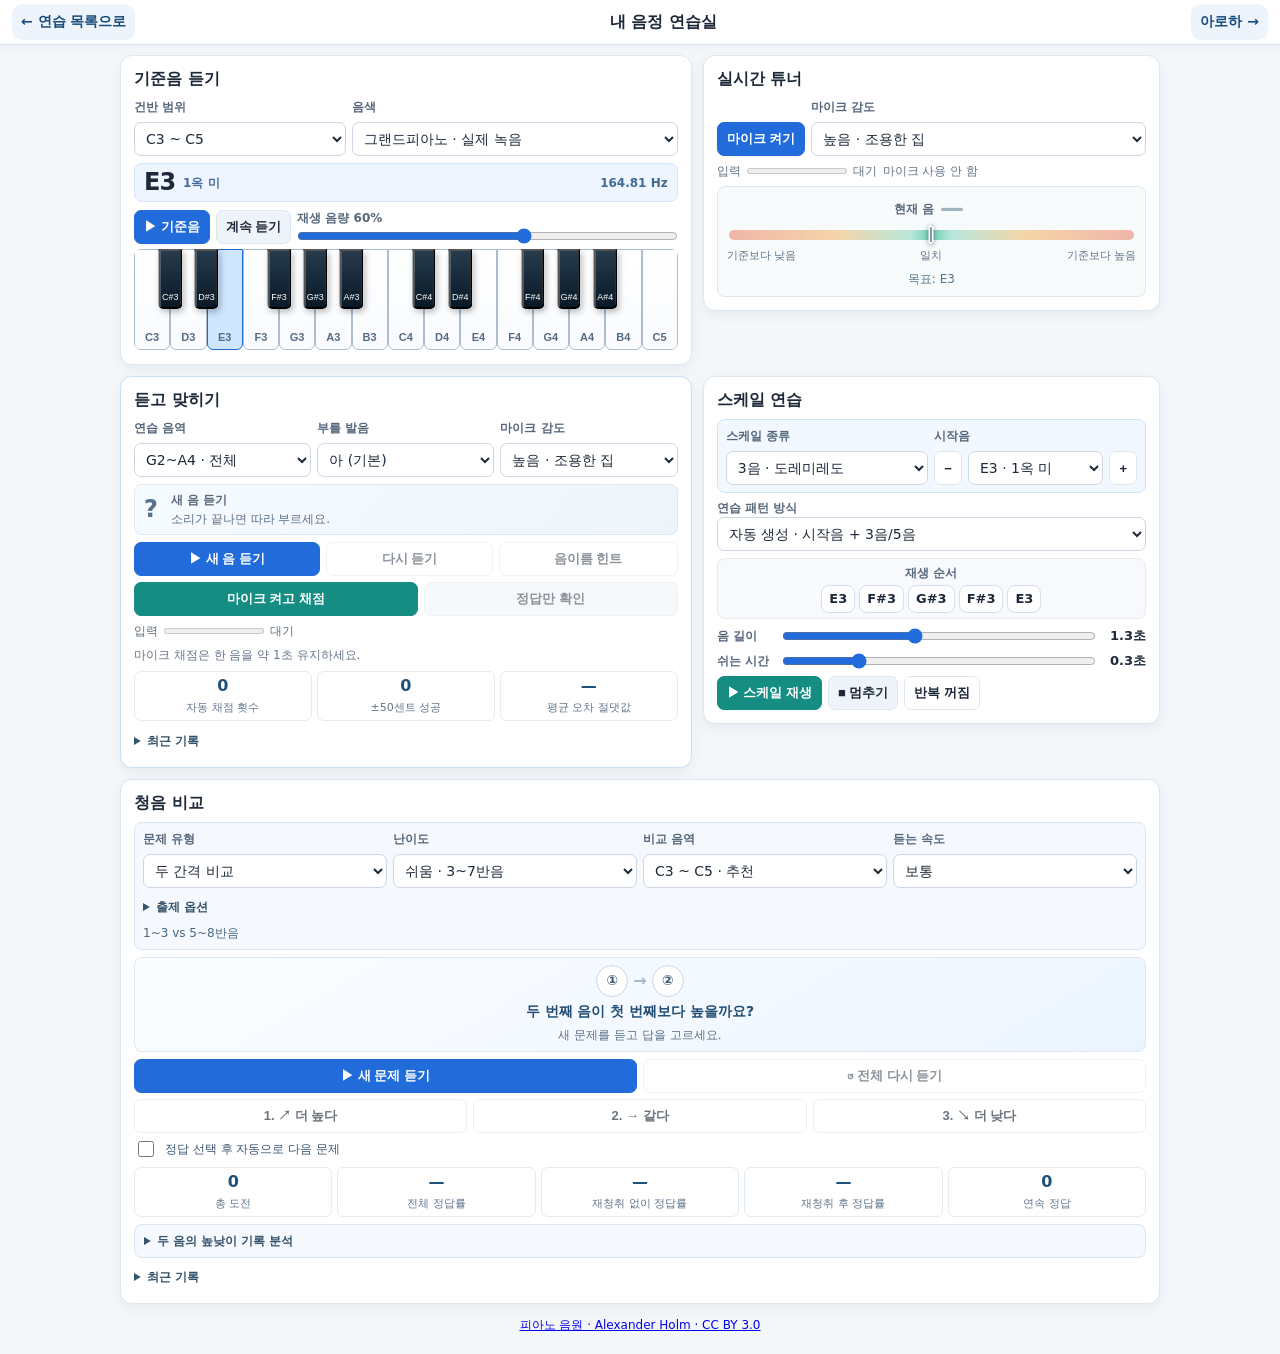
<file: pitch.html>
<!doctype html>
<html lang="ko">
<head>
  <meta charset="utf-8">
  <meta name="viewport" content="width=device-width, initial-scale=1">
  <title>내 음정 연습실</title>
  <style>
    :root{color-scheme:light;--ink:#1d2939;--muted:#66758b;--blue:#226bda;--teal:#158d82;--line:#dfe7ee;--bg:#f4f7fa;--card:#fff;--pale:#eff6ff;--danger:#b45309}
    *{box-sizing:border-box}body{font-family:system-ui,-apple-system,"Malgun Gothic","Apple SD Gothic Neo",sans-serif;margin:0;background:var(--bg);color:var(--ink);line-height:1.5}
    .top{background:linear-gradient(120deg,#0e2442 0%,#183e63 75%,#21547c 100%);color:white;padding:30px 0 34px}
    .shell{max-width:1080px;margin:auto;padding:0 20px}.eyebrow{font-size:12px;letter-spacing:2px;font-weight:800;color:#9ed6ec;text-transform:uppercase}.top h1{font-size:clamp(25px,4vw,35px);line-height:1.25;margin:7px 0}.top p{margin:0;color:#d6e7f5;font-size:14px}.body{margin:-13px auto 50px;position:relative}
    .cols{display:grid;grid-template-columns:minmax(0,1.12fr) minmax(0,.88fr);gap:17px}.cols>section,.cols>aside{min-width:0}.card{background:var(--card);border:1px solid var(--line);border-radius:16px;padding:22px;box-shadow:0 9px 25px #0a2d5120;margin-bottom:17px}
    h2{font-size:18px;margin:0 0 5px}h3{font-size:14px;margin:12px 0 6px}.sub{font-size:13px;color:var(--muted);margin:0 0 16px}.label{font-size:12px;font-weight:700;color:#56677c}label{display:block}.toolbar{display:flex;align-items:center;gap:10px;flex-wrap:wrap}.control{display:flex;flex-direction:column;gap:5px;flex:1;min-width:110px}.btn{border:1px solid var(--line);background:white;color:var(--ink);padding:10px 13px;border-radius:10px;font-weight:700;font-size:13px;cursor:pointer;white-space:nowrap;transition:filter .12s,transform .12s}.btn:hover{filter:brightness(.96)}.btn:active{transform:scale(.98)}.btn.primary{background:var(--blue);border-color:var(--blue);color:#fff}.btn.teal{background:var(--teal);border-color:var(--teal);color:#fff}.btn.secondary{background:#eef4fa}.btn:disabled{opacity:.5;cursor:default}
    select,input[type=text],input[type=number]{background:white;color:var(--ink);border:1px solid #ccd7e3;border-radius:9px;padding:10px;font:inherit;width:100%;font-size:14px}input[type=range]{width:100%;accent-color:var(--blue)}
    .focus{display:flex;justify-content:space-between;align-items:center;border-radius:14px;background:#eef5ff;border:1px solid #d4e5ff;padding:15px 18px;margin:14px 0}.note{font-size:40px;font-weight:850;line-height:1.1;letter-spacing:-1px}.ko{color:#416d9b;font-size:14px;font-weight:600}.hz{font-size:15px;font-weight:700;color:#426b92;text-align:right}.small{font-size:12px;color:var(--muted)}
    .keyboard-wrap{overflow-x:auto;max-width:100%;min-width:0;padding:10px 1px 4px}.keyboard{position:relative;display:flex;height:150px;width:max-content;min-width:100%;border-radius:7px;overflow:hidden}.white{position:relative;width:49px;min-width:49px;background:linear-gradient(#fff,#f9fbff);border:1px solid #aebdcd;border-radius:0 0 6px 6px;cursor:pointer;display:flex;flex-direction:column;justify-content:flex-end;align-items:center;padding-bottom:10px;color:#566b82;z-index:1}.white.active{background:#cfe6ff;border-color:#1c6bca}.white span{font-size:11px;font-weight:750}.black{position:absolute;top:0;height:91px;width:30px;background:linear-gradient(#263b4c,#091927);border-radius:0 0 5px 5px;color:#fff;z-index:3;cursor:pointer;display:flex;align-items:flex-end;justify-content:center;padding-bottom:8px;box-shadow:2px 3px 6px #0004}.black span{font-size:9px}.black.active{background:linear-gradient(#3b9cea,#165899)}
    .sequence{text-align:center;background:#f7f9fc;border:1px solid #e7ebf1;border-radius:13px;padding:13px 9px;margin:13px 0}.chips{display:flex;justify-content:center;gap:5px;flex-wrap:wrap;margin-top:10px}.chip{border:1px solid #d6e0ed;background:#fff;border-radius:8px;padding:7px 10px;font-size:13px;font-weight:750}.chip.active{background:#d5edff;border-color:#2485cb;color:#145895}.scale-panel{border:1px solid #cfe1f4;background:#f2f8ff;border-radius:13px;padding:15px;margin-bottom:15px}.scale-panel .toolbar{align-items:end}.scale-panel .control{min-width:175px}.start-picker{display:flex;gap:6px;align-items:center;min-width:0}.start-picker select{flex:1;min-width:0}.start-picker .btn{padding:9px 11px}.scale-help{font-size:12px;color:#426b92;margin:8px 0 0}.form-section{margin-top:12px}.readonly-notes{background:#f7f9fc!important;color:#62748c!important}.range-row{display:flex;gap:12px;align-items:center;margin:10px 0}.range-row .label{min-width:95px}.range-row output{min-width:56px;text-align:right;font-variant-numeric:tabular-nums;font-weight:700;font-size:13px}
    .tuner-box{border:1px solid #dce8ee;background:#f7fbfc;border-radius:13px;padding:14px;text-align:center;margin:15px 0}.heard{font-size:43px;font-weight:850;line-height:1.2;letter-spacing:-1px}.heard.faded{color:#a1b2bf}.cents{font-size:14px;color:var(--muted);margin-bottom:14px}.cents-track{height:15px;border-radius:8px;background:linear-gradient(90deg,#f0b6a9,#f5d5a8 27%,#b7e7db 45%,#70cdb3 50%,#b7e7db 55%,#f5d5a8 73%,#f0b6a9);position:relative;margin:12px 5px 26px}.cents-track:before{content:'';position:absolute;left:50%;width:2px;height:27px;background:#145d52;top:-6px}.needle{position:absolute;top:-7px;left:50%;width:5px;height:29px;border:2px solid white;border-radius:5px;background:#132e51;box-shadow:0 1px 5px #152d4280;transform:translateX(-50%);transition:left .12s}.ticks{display:flex;justify-content:space-between;font-size:11px;color:#617488}.status{font-size:12px;color:#56768c;margin-top:12px;min-height:21px}.on{color:#0b8069;font-weight:700}.warning{background:#fff8e8;border:1px solid #f2dfb8;border-radius:10px;padding:10px 12px;color:#795d26;font-size:12px}.footer{color:#6c7e90;font-size:12px;margin-top:14px}.pill{display:inline-block;background:#e8f6f2;color:#086b5d;padding:2px 8px;font-size:11px;border-radius:99px;font-weight:700;margin-left:7px}

    /* 청음·음정 재현 훈련 */
    .ear-card{border-color:#cbdff1}
    .ear-tag{display:inline-block;font-size:11px;font-weight:800;color:#1b6597;background:#e9f4ff;padding:3px 8px;border-radius:999px;margin-left:7px}
    .ear-hero{border:1px solid #dce8f3;background:linear-gradient(130deg,#f6fbff,#edf5fc);padding:18px 16px;border-radius:15px;text-align:center;margin:13px 0}
    .ear-note{font-weight:850;font-size:clamp(30px,5vw,42px);line-height:1.2;min-height:51px;letter-spacing:-.6px}
    .ear-note.hidden-note{letter-spacing:4px;color:#54728d}
    .ear-description{font-size:13px;color:#5c7187;min-height:20px;margin-top:5px}
    .ear-actions{display:flex;gap:9px;flex-wrap:wrap;margin:12px 0}
    .ear-actions .btn{flex:1 1 auto}
    .ear-config{display:grid;grid-template-columns:1fr 1fr;gap:11px}
    .ear-feedback{border:1px solid #d6e5f0;background:#f7fbfe;border-radius:12px;padding:12px;font-size:13px;min-height:48px;line-height:1.6;margin:12px 0}
    .ear-feedback.success{background:#eaf8f1;border-color:#a9d9c6;color:#155b44}
    .ear-feedback.needs-work{background:#fff9ed;border-color:#f0d6a2;color:#775318}
    .ear-feedback.info{background:#edf6ff;color:#24517a}
    .ear-stats{display:grid;grid-template-columns:repeat(3,minmax(0,1fr));gap:7px;margin:12px 0}
    .ear-stat{border-radius:11px;border:1px solid #e4ebf2;background:#fff;text-align:center;padding:10px 4px}
    .ear-stat strong{display:block;font-size:20px;color:#1f5077}
    .ear-stat span{font-size:11px;color:#60758b}
    .ear-history{display:flex;gap:5px;flex-wrap:wrap;min-height:29px;margin-top:8px}
    .ear-history span{font-size:11px;border-radius:99px;border:1px solid #d8e5ef;padding:3px 8px;background:#f2f7fb;color:#527086}
    .ear-history span.pass{border-color:#a8d8c6;background:#e7f7f0;color:#176146}
    .ear-history span.miss{border-color:#f1d3a3;background:#fff8ec;color:#8b5c17}
    .ear-history span.help{border-style:dashed}
    .relative-choices{display:grid;grid-template-columns:repeat(3,minmax(0,1fr));gap:8px;margin:12px 0}
    .relative-choices .btn{white-space:normal;padding:13px 4px}
    .relative-choices .btn:disabled{opacity:.65}
    .relative-marks{display:flex;justify-content:center;align-items:center;gap:12px;font-size:13px;color:#527086;font-weight:700}
    .relative-marks b{display:inline-flex;width:43px;height:43px;border-radius:50%;background:#dcecf8;align-items:center;justify-content:center;color:#23567c}
    .trainer-divider{margin:18px 0;border:0;border-top:1px solid #e2ebf2}
    .ear-muted{color:var(--muted);font-size:12px}
    .btn.warn-outline{color:#925c17;background:#fff9ec;border-color:#edd6aa}

    /* v5 청음 게임: 음정 크기 A/B 비교와 첫 청취 기록 */
    .cmp-heading{display:flex;justify-content:space-between;align-items:start;gap:12px;flex-wrap:wrap}
    .cmp-heading h3{font-size:17px;margin:12px 0 5px}.cmp-keyhint{font-size:11px;color:#66829a;padding-top:16px}
    .cmp-panel{background:#f5f9fe;border:1px solid #d8e6f3;border-radius:14px;padding:15px;margin-top:8px}
    .cmp-settings{display:grid;grid-template-columns:repeat(2,minmax(0,1fr));gap:11px}
    .cmp-custom{display:flex;gap:10px;margin-top:10px;flex-wrap:wrap;align-items:end}.cmp-custom[hidden]{display:none}
    .cmp-setting-note{color:#476884;font-size:12px;margin:10px 0 0}
    .cmp-pair-config{background:#eaf3fd;border:1px solid #c8def2;border-radius:12px;padding:11px;margin-top:12px}
    .cmp-pair-config[hidden],.cmp-pair-play[hidden],.cmp-pair-guide[hidden]{display:none!important}
    .cmp-pair-config .control{min-width:175px}
    .cmp-pair-guide{font-size:12px;color:#315d82;margin-top:7px;line-height:1.6}
    .cmp-pair-play{display:flex;gap:9px;flex-wrap:wrap;margin:3px 0 11px}
    .cmp-pair-play .btn{flex:1}
    .cmp-dots.pair-layout{flex-wrap:wrap;gap:9px}
    .cmp-pair-group{display:flex;gap:7px;align-items:center;background:#f0f7fd;border:1px solid #dceaf6;border-radius:12px;padding:8px}
    .cmp-group-label{color:#1b5f91;font-size:13px;font-weight:850;margin-right:3px}
    .cmp-pair-divider{font-size:12px;color:#7494b0;font-weight:750}
    .relative-choices.two{grid-template-columns:repeat(2,minmax(0,1fr))}
    .cmp-first-note{color:#526d84;font-size:11px;margin:3px 0 0}
    .ear-stats.cmp-stats{grid-template-columns:repeat(5,minmax(0,1fr))}
    @media(max-width:580px){.ear-stats.cmp-stats{grid-template-columns:repeat(3,minmax(0,1fr))}.cmp-pair-divider{width:100%;text-align:center}.cmp-pair-group{flex:1;justify-content:center}}

    .cmp-variety{border-top:1px solid #dce9f5;margin-top:12px;padding-top:12px}.cmp-variety .cmp-checkbox{font-weight:700;color:#2c5877}.cmp-variety .ear-muted{margin:5px 0 0 23px}
    .cmp-stage{margin:13px 0 10px;border:1px solid #dbe8f3;border-radius:15px;background:linear-gradient(150deg,#fbfdff,#ecf5ff);padding:19px 13px;text-align:center}
    .cmp-dots{display:flex;gap:12px;justify-content:center;align-items:center}.cmp-dot{border:1px solid #c6d9e9;background:#fff;color:#385976;border-radius:50%;width:49px;height:49px;display:flex;align-items:center;justify-content:center;font-weight:850;font-size:18px;transition:background .12s,transform .12s,box-shadow .12s}
    .cmp-dot.now{background:#2775cc;color:#fff;border-color:#2775cc;box-shadow:0 0 0 5px #cfe6ff;transform:scale(1.06)}.cmp-dot.done{background:#e0f0fd;color:#1c598e}.cmp-dots-arrow{font-weight:800;color:#a0b5c8}
    .cmp-task{margin-top:14px;font-size:16px;font-weight:800;color:#234d72}
    .cmp-stage .ear-description{margin-top:5px}.cmp-play-actions .btn{flex-basis:40%}
    .cmp-choice-label{margin-top:16px}.relative-choices{grid-template-columns:repeat(3,minmax(0,1fr));gap:8px}.relative-choices.four{grid-template-columns:repeat(2,minmax(0,1fr))}
    .relative-choices .btn{min-height:48px}.relative-choices .btn.correct{background:#e3f6ec;border-color:#299c69;color:#126644}.relative-choices .btn.incorrect{background:#fff0e2;border-color:#e2a05e;color:#8b4a0c}
    .cmp-answer-notes{display:flex;align-items:center;justify-content:center;flex-wrap:wrap;gap:7px;padding:0 0 12px}.cmp-answer-notes[hidden]{display:none}
    .cmp-answer-notes span{border:1px solid #c9dfee;background:#f1f8ff;border-radius:8px;color:#315c7d;font-size:13px;padding:4px 10px;font-weight:700}.cmp-answer-notes i{font-style:normal;color:#91aabc}
    .cmp-bottom{display:flex;align-items:center;justify-content:space-between;gap:12px;flex-wrap:wrap;margin-top:13px}
    .cmp-checkbox{font-size:12px;color:#3a5671;display:flex;gap:8px;align-items:center;cursor:pointer}.cmp-checkbox input{accent-color:var(--blue);width:16px;height:16px}
    .cmp-stats{margin-top:13px}.cmp-history-head{display:flex;justify-content:space-between;gap:12px;flex-wrap:wrap}
    .cmp-footnote{margin-top:13px;background:#f8fafc;border-radius:9px;padding:9px}
    @media(max-width:500px){.cmp-settings{grid-template-columns:1fr 1fr;gap:8px}.cmp-settings .control{min-width:0}.cmp-settings select{font-size:12px;padding:9px 5px}.cmp-keyhint{font-size:10px;padding-top:0}.cmp-panel{padding:11px}.cmp-stage{padding:15px 9px}.cmp-dot{height:43px;width:43px}.cmp-task{font-size:14px}.cmp-checkbox{font-size:11px}.relative-choices .btn{font-size:12px}}
    @media(max-width:500px){.ear-config{grid-template-columns:1fr}.ear-actions .btn{font-size:12px}.ear-note{font-size:34px}}
    @media(max-width:760px){.cols{grid-template-columns:minmax(0,1fr)}.shell{padding:0 13px}.card{padding:17px}.top{padding-top:25px}.keyboard{height:135px}.white{min-width:45px;width:45px}.black{width:28px}.note{font-size:34px}}
  </style>
<style id="practice-nav-style">
#practice-nav{position:sticky;top:0;z-index:10000;display:flex;align-items:center;justify-content:space-between;gap:10px;padding:10px max(12px,env(safe-area-inset-left));background:#fff;border-bottom:1px solid #dce5eb;font-family:system-ui,-apple-system,"Apple SD Gothic Neo",sans-serif;line-height:1.4;box-shadow:0 2px 10px #15324e0a}
#practice-nav a{display:inline-flex;align-items:center;justify-content:center;min-height:42px;padding:9px 12px;border-radius:10px;text-decoration:none;font-size:14px;font-weight:700;color:#174b7a;background:#eef4fc;white-space:nowrap}
#practice-nav a:focus-visible{outline:3px solid #e8a42b;outline-offset:2px}
#practice-nav span{font-size:12px;color:#607080;text-align:center}
@media(max-width:380px){#practice-nav{gap:5px;padding:7px 8px}#practice-nav a{font-size:12px;padding:8px}#practice-nav span{font-size:11px}}
</style>
<style>
.jump-panel{border:1px solid #cde0ed;background:#f7fbff;border-radius:12px;padding:13px;margin:0 0 13px}
.jump-panel[hidden],#autoRootControl[hidden]{display:none}
.jump-options{display:grid;grid-template-columns:minmax(0,1.5fr) minmax(0,1fr);gap:8px;margin-bottom:10px}
.jump-notes{display:grid;grid-template-columns:repeat(3,minmax(0,1fr));gap:8px}
.jump-options>div,.jump-notes>div{min-width:0}.jump-panel select{font-size:13px;padding:9px 6px}
.jump-panel .label{margin-bottom:5px}.jump-panel p{margin:9px 0 0;line-height:1.5}
.mic-input{display:flex;align-items:center;gap:8px;margin:8px 0;color:#607080;font-size:12px}.mic-level{width:100px;height:12px}.mic-level-text{min-width:60px}.mic-sensitivity{max-width:100%}
@media(max-width:480px){.jump-options{grid-template-columns:minmax(0,1fr)}.jump-notes{gap:5px}.jump-panel{padding:10px}}
</style>
<style>
/* Keep the reference, playback controls, and results close together. */
#practice-nav{padding-block:4px;gap:8px}
#practice-nav a{min-height:36px;padding:6px 9px}
#practice-nav h1{font-size:16px;line-height:1.25;text-align:center;margin:0}
.body{margin:10px auto 20px}
.cols{grid-template-columns:minmax(0,1.25fr) minmax(0,1fr);grid-template-areas:"reference tuner" "ear scale" "compare compare";align-items:start;gap:11px}
.cols>.card{margin:0;min-width:0;padding:13px;border-radius:12px;box-shadow:0 4px 12px #0a2d5110}
.reference-card{grid-area:reference}.tuner-card{grid-area:tuner}.ear-card{grid-area:ear}.scale-card{grid-area:scale}.compare-card{grid-area:compare}
.cols h2{font-size:16px;line-height:1.3;margin:0 0 8px}
.cols .toolbar,.cols .control{gap:6px}
.cols .control{min-width:0}
.cols select,.cols input[type=text]{font-size:14px;padding:6px 7px;min-height:34px;border-radius:7px}
.cols .btn{min-height:34px;padding:6px 9px;border-radius:7px}
.reference-options,.tuner-controls{align-items:end}
.reference-options .control:first-child{flex:.65}
.reference-actions .control{gap:1px}
.reference-actions input[type=range]{margin:0}
.focus{justify-content:flex-start;gap:8px;padding:5px 9px;margin:7px 0;border-radius:8px}
.focus .note,.heard{font-size:24px;line-height:1.15}
.focus .hz{margin-left:auto;font-size:12px}.focus .ko{font-size:12px}
.keyboard-wrap{padding:5px 0 1px}
.keyboard{width:100%;min-width:max(100%,calc(var(--white-count,15)*30px));height:101px}
.keyboard .white{flex:1 1 0;width:auto;min-width:0;padding:0 0 6px}
.keyboard .black{width:min(30px,calc(65% / var(--white-count,15)));height:60px;transform:translateX(-50%);padding:0 0 5px}
.audio-status{margin:4px 0 0}.audio-status:empty,.ear-feedback:empty,.status:empty,.cmp-setting-note:empty{display:none}
.mic-input{margin:6px 0;gap:6px;flex-wrap:wrap}
.mic-level-text{min-width:0}
.tuner-box{margin:6px 0 0;padding:8px 9px;border-radius:8px}
.tuner-reading{display:flex;flex-wrap:wrap;justify-content:center;align-items:center;gap:6px}
.tuner-reading .cents{font-size:12px;margin:0}
.cents-track{height:10px;margin:8px 2px 8px}
.cents-track::before,.needle{height:19px;top:-5px}
.status{margin-top:5px;min-height:0}
.ear-config{grid-template-columns:repeat(3,minmax(0,1fr));gap:6px}
.ear-hero{display:grid;grid-template-columns:auto minmax(0,1fr);grid-template-areas:"note label" "note hint";align-items:center;gap:1px 9px;text-align:left;margin:7px 0;padding:6px 9px;border-radius:8px}
.ear-hero .label{grid-area:label}.ear-hero .ear-note{grid-area:note;font-size:24px;min-height:0}
.ear-hero .ear-description{grid-area:hint}
.ear-description{font-size:12px;min-height:0;margin:0}
.ear-actions{gap:6px;margin:6px 0}
.ear-card #earMicInfo{margin:3px 0}
.ear-feedback{padding:6px 8px;border-radius:8px;margin:6px 0;min-height:0;font-size:12px}
.ear-stats{gap:5px;margin:7px 0}.ear-stat{padding:4px 3px;border-radius:7px;line-height:1.25}.ear-stat strong{font-size:16px}
.practice-details{font-size:12px;margin-top:6px;color:#36536c}
.practice-details summary{padding:4px 0;cursor:pointer;font-weight:650}
.practice-details .ear-history{margin:4px 0 6px;min-height:0}
.cmp-analysis{border:1px solid #d8e6f3;background:#f5f9fe;border-radius:8px;padding:3px 9px}
.cmp-analysis p{margin:5px 0}
.cmp-analysis-grid{display:grid;grid-template-columns:repeat(2,minmax(0,1fr));gap:8px 14px;padding:2px 0 6px}
.cmp-analysis-grid[hidden]{display:none}
.cmp-analysis-grid details{min-width:0}
.cmp-analysis table{width:100%;border-collapse:collapse;font-variant-numeric:tabular-nums}
.cmp-analysis th,.cmp-analysis td{border-bottom:1px solid #dce7f3;padding:5px 3px;text-align:center}
.cmp-analysis th:first-child{text-align:left}
@media(max-width:650px){.cmp-analysis-grid{grid-template-columns:1fr}}
.scale-panel,.jump-panel,.cmp-panel{padding:7px 8px;margin:0 0 6px;border-radius:8px}
.scale-panel .control{min-width:min(155px,100%)}
.sequence{padding:5px;margin:7px 0;border-radius:8px}
.chips{margin-top:3px;gap:4px}.chip{padding:3px 7px}
.range-row{margin:5px 0;gap:6px}.range-row .label{min-width:57px}.range-row output{min-width:42px}
.form-section{margin-top:6px}
.compare-card .cmp-settings{grid-template-columns:repeat(4,minmax(0,1fr));gap:6px}
.cmp-pair-config,.cmp-variety{margin:5px 0;padding:5px 7px}
.cmp-keyhint{padding:0}.cmp-setting-note{margin:4px 0 0}
.cmp-stage{padding:7px;margin:7px 0;border-radius:8px}.cmp-dots,.cmp-dots.pair-layout{gap:5px}
.cmp-dot{width:32px;height:32px;font-size:14px}.cmp-task{margin-top:4px;font-size:14px}
.cmp-pair-group{padding:4px 6px;gap:4px}.cmp-pair-divider{width:auto}
.cmp-stage .ear-description,.cmp-bottom{margin-top:4px}
.cmp-pair-play,.relative-choices{gap:6px;margin:5px 0}.relative-choices .btn{padding:6px 5px}
@media(max-width:800px){
 .cols{grid-template-columns:minmax(0,1fr);grid-template-areas:"reference" "tuner" "ear" "scale" "compare"}
 .compare-card .cmp-settings{grid-template-columns:repeat(2,minmax(0,1fr))}
}
@media(max-width:600px),(pointer:coarse){
 #practice-nav a,.cols .btn,.cols select,.cols input[type=text],.practice-details summary{min-height:44px}
 .practice-details summary{padding:12px 0}.cols select,.cols input[type=text]{font-size:16px}
 .keyboard{min-width:max(100%,calc(var(--white-count,15)*42px))}
}
@media(max-width:460px){
 .shell{padding:0 8px}.cols>.card{padding:10px}
 #practice-nav{gap:5px;padding-inline:8px}#practice-nav h1{font-size:14px}#practice-nav a{font-size:12px}
 .ear-config{grid-template-columns:repeat(2,minmax(0,1fr))}
 .ear-config>.control:last-child{grid-column:1/-1}
 .reference-actions .control{min-width:0!important}
}
</style>
</head>
<body>
<nav id="practice-nav" aria-label="연습 도구 이동"><a href="./">← 연습 목록으로</a><h1>내 음정 연습실</h1><a href="./aloha.html">아로하 →</a></nav>
  <main class="shell body">
    <div class="cols">
<section class="card reference-card">
          <h2>기준음 듣기</h2>
          <div class="toolbar reference-options">
            <div class="control"><label class="label" for="octaveRange">건반 범위</label><select id="octaveRange"><option value="48">C3 ~ C5</option><option value="36">C2 ~ C4</option><option value="55">G3 ~ G5</option></select></div>
            <div class="control"><label class="label" for="timbre">음색</label><select id="timbre"><option value="piano">그랜드피아노 · 실제 녹음</option><option value="pure">맑은 전자음</option><option value="soft">부드러운 오르간</option></select></div>
          </div>
          <div class="focus"><span class="note" id="selectedNote">G3</span><span class="ko" id="selectedKo">1옥 솔</span><span class="hz" id="selectedHz">196.00 Hz</span></div>
          <div class="toolbar reference-actions"><button class="btn primary" id="playOne">▶ 기준음</button><button class="btn secondary" id="holdOne">계속 듣기</button><div class="control" style="min-width:120px"><label class="label" for="volume">재생 음량 <span id="volText">60%</span></label><input type="range" min="0" max="100" value="60" id="volume"></div></div>
          <div class="keyboard-wrap"><div class="keyboard" id="keyboard" role="group" aria-label="피아노 건반"></div></div>
          <div class="small audio-status" id="pianoState" role="status"></div>
        </section>
<section class="card tuner-card">
          <h2>실시간 튜너</h2>
          <div class="toolbar tuner-controls"><button class="btn primary" id="micToggle">마이크 켜기</button><div class="control"><label class="label" for="micSensitivity">마이크 감도</label><select id="micSensitivity" class="mic-sensitivity"><option value="0.002" selected>높음 · 조용한 집</option><option value="0.006">보통</option><option value="0.013">낮음 · 주변 소음</option></select></div></div>
          <div class="mic-input"><span>입력</span><meter class="mic-level" min="0" max="100" value="0" aria-label="마이크 입력 크기"></meter><span class="mic-level-text">대기</span><span class="small" id="micState">마이크 사용 안 함</span></div>
          <div class="tuner-box"><div class="tuner-reading"><span class="label">현재 음</span><span class="heard faded" id="heardNote">—</span><span class="cents" id="heardDesc"></span></div><div class="cents-track"><div class="needle" id="needle"></div></div><div class="ticks"><span>기준보다 낮음</span><span>일치</span><span>기준보다 높음</span></div><div class="status" id="matchStatus">목표: G3</div></div>
        </section>
<section class="card ear-card" id="earTraining">
          <h2>듣고 맞히기</h2>
          <div class="ear-config">
            <div class="control"><label class="label" for="earRange">연습 음역</label><select id="earRange">
              <option value="43,69" selected>G2~A4 · 전체</option>
              <option value="43,60">G2~C4 · 저음 중심</option>
              <option value="48,64">C3~E4 · 중저음</option>
              <option value="52,67">E3~G4 · 중음</option>
              <option value="55,69">G3~A4 · 고음 중심</option>
            </select></div>
            <div class="control"><label class="label" for="earVowel">부를 발음</label><select id="earVowel"><option value="아">아 (기본)</option><option value="이">이</option><option value="음">음 · 허밍</option><option value="립트릴">립트릴</option></select></div>
            <div class="control"><label class="label" for="earMicSensitivity">마이크 감도</label><select id="earMicSensitivity" class="mic-sensitivity"><option value="0.002" selected>높음 · 조용한 집</option><option value="0.006">보통</option><option value="0.013">낮음 · 주변 소음</option></select></div>
          </div>
          <div class="ear-hero" aria-live="polite">
            <div class="label" id="earHeroLabel">새 음 듣기</div>
            <div class="ear-note hidden-note" id="earHiddenNote">?</div>
            <div class="ear-description" id="earHint">소리가 끝나면 따라 부르세요.</div>
          </div>
          <div class="ear-actions">
            <button class="btn primary" id="earNew">▶ 새 음 듣기</button>
            <button class="btn" id="earReplay" disabled>다시 듣기</button>
            <button class="btn" id="earName" disabled>음이름 힌트</button>
          </div>
          <div class="ear-actions">
            <button class="btn teal" id="earMic">마이크 켜고 채점</button>
            <button class="btn secondary" id="earReveal" disabled>정답만 확인</button>
          </div>
          <div class="mic-input"><span>입력</span><meter class="mic-level" min="0" max="100" value="0" aria-label="마이크 입력 크기"></meter><span class="mic-level-text">대기</span></div>
          <p class="ear-muted" id="earMicInfo">마이크 채점은 한 음을 약 1초 유지하세요.</p>
          <div id="earFeedback" class="ear-feedback info" role="status" aria-live="polite"></div>
          <div class="ear-stats" aria-label="청음 연습 기록">
            <div class="ear-stat"><strong id="earCount">0</strong><span>자동 채점 횟수</span></div>
            <div class="ear-stat"><strong id="earHits">0</strong><span>±50센트 성공</span></div>
            <div class="ear-stat"><strong id="earAvg">—</strong><span>평균 오차 절댓값</span></div>
          </div>
          <details class="practice-details"><summary>최근 기록</summary><div class="ear-history" id="earHistory"></div><button class="btn" id="earClear" type="button">기록 초기화</button></details>
</section>
<section class="card scale-card">
          <h2>스케일 연습</h2>
          <div class="scale-panel">
            <div class="toolbar">
              <div class="control"><label class="label" for="scaleSize">스케일 종류</label><select id="scaleSize"><option value="3" selected>3음 · 도레미레도</option><option value="5">5음 · 도레미파솔파미레도</option><option value="jump">3음 도약 · 음 직접 선택</option></select></div>
              <div class="control" id="autoRootControl"><label class="label" for="scaleRoot">시작음</label><div class="start-picker"><button type="button" class="btn" id="rootDown" aria-label="시작음 반음 내리기">−</button><select id="scaleRoot" aria-label="자동 스케일 시작음"></select><button type="button" class="btn" id="rootUp" aria-label="시작음 반음 올리기">+</button></div></div>
            </div>
            
          </div>
          <div id="jumpPanel" class="jump-panel" hidden>
            <div class="jump-options">
              <div><label class="label" for="jumpExample">도약 예제</label><select id="jumpExample">
                <option value="53,62,76" selected>F3 → D4 → E5</option>
                <option value="48,55,60">C3 → G3 → C4 · 5도·옥타브</option>
                <option value="53,60,65">F3 → C4 → F4 · 5도·옥타브</option>
                <option value="53,62,53">F3 → D4 → F3 · 올라갔다 돌아오기</option>
                <option value="60,55,48">C4 → G3 → C3 · 내려가기</option>
                <option value="custom">세 음 직접 선택</option>
              </select></div>
              <div><label class="label" for="jumpOrder">재생 방향</label><select id="jumpOrder"><option value="once">입력 순서 · 3음</option><option value="return">왕복 · 5음</option></select></div>
            </div>
            <div class="jump-notes">
              <div><label class="label" for="jumpNote1">첫 음</label><select id="jumpNote1"></select></div>
              <div><label class="label" for="jumpNote2">둘째 음</label><select id="jumpNote2"></select></div>
              <div><label class="label" for="jumpNote3">셋째 음</label><select id="jumpNote3"></select></div>
            </div>
            <p id="jumpIntervals" class="small" aria-live="polite"></p>
          </div>
          <label class="label" for="preset">연습 패턴 방식</label>
          <select id="preset">
            <option value="auto" selected>자동 생성 · 시작음 + 3음/5음</option><option value="jump">3음 도약 · 선택한 음으로 생성</option>
            <option value="E3 F3 G3 F3 E3">기존 패턴: E3 → F3 → G3 → F3 → E3</option>
            <option value="C3 D3 E3 D3 C3">C3 → D3 → E3 → D3 → C3</option>
            <option value="F3 G3 A3 G3 F3">F3 → G3 → A3 → G3 → F3</option>
            <option value="G3 F3 E3">아로하 도입부 참고 음형 · -2키 (G3 → F3 → E3)</option>
            <option value="A3 G3 F#3">아로하 도입부 참고 음형 · 원키 (A3 → G3 → F♯3)</option>
            <option value="custom">직접 입력</option>
          </select>
          <div class="form-section" id="customNotesField" hidden><label class="label" for="customNotes">음표 입력</label><input type="text" id="customNotes" value="E3 F#3 G#3 F#3 E3" placeholder="예: C3 D3 E3" spellcheck="false" readonly></div>
          <div class="sequence"><div class="label">재생 순서</div><div class="chips" id="noteChips"></div></div>
          <div class="range-row"><label class="label" for="speed">음 길이</label><input type="range" min="500" max="2400" step="100" value="1300" id="speed"><output id="speedText">1.3초</output></div>
          <div class="range-row"><label class="label" for="pause">쉬는 시간</label><input type="range" min="0" max="1300" step="100" value="300" id="pause"><output id="pauseText">0.3초</output></div>
          <div class="toolbar"><button class="btn teal" id="playSeq">▶ 스케일 재생</button><button class="btn secondary" id="stopSeq">■ 멈추기</button><button class="btn" id="repeatSeq" aria-pressed="false">반복 꺼짐</button></div>
          <div class="status" id="seqStatus" aria-live="polite"></div>
        </section>
<section class="card compare-card" id="earComparison"><h2>청음 비교</h2>
          <div class="cmp-panel">
            <div class="cmp-settings">
              <div class="control"><label for="cmpMode" class="label">문제 유형</label><select id="cmpMode"><option value="pair" selected>두 간격 비교</option><option value="direction">↗ 두 음의 높낮이</option><option value="interval">♫ 반음 수 맞히기</option><option value="contour">∿ 세 음의 움직임</option><option value="mixed">⇄ 네 유형 섞어서</option></select></div>
              <div class="control"><label for="cmpLevel" class="label">난이도</label><select id="cmpLevel"><option value="warmup">입문 · 5~9반음</option><option value="easy" selected>쉬움 · 3~7반음</option><option value="medium">보통 · 2~5반음</option><option value="hard">어려움 · 1~3반음</option><option value="expert">매우 어려움 · 1~2반음</option><option value="random">랜덤 · 1~12반음</option><option value="adaptive">자동 조절 · 정답률 반영</option></select></div>
              <div class="control"><label for="cmpBase" class="label">비교 음역</label><select id="cmpBase"><option value="52,59">E3 ~ B3 · 좁은 음역</option><option value="48,60">C3 ~ C4</option><option value="55,64">G3 ~ E4</option><option value="36,48">C2 ~ C3 · 저음</option><option value="48,72" selected>C3 ~ C5 · 추천</option><option value="60,72">C4 ~ C5</option><option value="72,84">C5 ~ C6 · 고음</option><option value="36,72">C2 ~ C5 · 넓은 음역</option><option value="48,84">C3 ~ C6 · 넓은 음역</option><option value="36,84">C2 ~ C6 · 전체</option><option value="custom">직접 설정</option></select></div>
              <div class="control"><label for="cmpTempo" class="label">듣는 속도</label><select id="cmpTempo"><option value="slow">느리게</option><option value="normal" selected>보통</option><option value="fast">빠르게</option></select></div>
            </div>
            <div class="cmp-custom" id="cmpCustom" hidden>
              <div class="control"><label for="cmpLow" class="label">가장 낮은 음</label><select id="cmpLow"></select></div>
              <div class="control"><label for="cmpHigh" class="label">가장 높은 음</label><select id="cmpHigh"></select></div>
            </div>
            <details class="practice-details"><summary>출제 옵션</summary>
            <div class="cmp-pair-config" id="cmpPairConfig">
              <div class="control"><label class="label" for="cmpPairStyle">두 간격의 시작음</label>
                <select id="cmpPairStyle"><option value="same" selected>같은 시작음</option><option value="different">서로 다른 시작음</option><option value="alternate">같은 음 / 다른 음 번갈아</option></select>
              </div>
            </div>
            <div class="cmp-variety"><label class="cmp-checkbox"><input id="cmpSpread" type="checkbox" checked> 저·중·고음역 섞기</label></div>
            <span class="cmp-keyhint">단축키 · 1~4 정답 선택 · Space 다시 듣기 · Enter 다음 문제</span>
            </details>
            <p class="cmp-setting-note" id="cmpSettingNote"></p>
          </div>
          <div class="cmp-stage" aria-label="청음 재생 상태">
            <div class="cmp-dots" id="cmpDots"><span class="cmp-dot">①</span><span class="cmp-dots-arrow">→</span><span class="cmp-dot">②</span></div>
            <div class="cmp-task" id="cmpTask">두 번째 음이 첫 번째보다 높을까요?</div>
            <p class="ear-description" id="cmpPrompt" aria-live="polite">새 문제를 듣고 답을 고르세요.</p>
          </div>
          <div class="ear-actions cmp-play-actions"><button class="btn primary" id="cmpNew">▶ 새 문제 듣기</button><button class="btn" id="cmpReplay" disabled>↺ 전체 다시 듣기</button></div>
          <div class="cmp-pair-play" id="cmpPairPlay" hidden><button class="btn secondary" id="cmpReplayA" disabled>↺ A만 듣기</button><button class="btn secondary" id="cmpReplayB" disabled>↺ B만 듣기</button></div>
          <div class="relative-choices" id="cmpChoices"><button class="btn" data-comp="up" disabled>↗ 더 높다</button><button class="btn" data-comp="same" disabled>→ 같다</button><button class="btn" data-comp="down" disabled>↘ 더 낮다</button></div>
          <div class="ear-feedback info" id="cmpFeedback" role="status" aria-live="polite"></div>
          <div class="cmp-answer-notes" id="cmpAnswerNotes" hidden aria-label="정답 음표"></div>
          <div class="cmp-bottom">
            <label class="cmp-checkbox"><input id="cmpAutoNext" type="checkbox"> 정답 선택 후 자동으로 다음 문제</label>
          </div>
          <div class="ear-stats cmp-stats" aria-label="청음 비교 연습 통계">
            <div class="ear-stat"><strong id="cmpTotal">0</strong><span>총 도전</span></div>
            <div class="ear-stat"><strong id="cmpAccuracy">—</strong><span>전체 정답률</span></div>
            <div class="ear-stat"><strong id="cmpFirst">—</strong><span>재청취 없이 정답률</span></div>
            <div class="ear-stat"><strong id="cmpReplayed">—</strong><span>재청취 후 정답률</span></div>
            <div class="ear-stat"><strong id="cmpStreak">0</strong><span>연속 정답</span></div>
          </div>
          <details class="practice-details cmp-analysis">
            <summary>두 음의 높낮이 기록 분석</summary>
            <p id="cmpDirectionListening"></p>
            <p class="ear-muted" id="cmpDirectionCoverage"></p>
            <div class="cmp-analysis-grid" id="cmpDirectionTables" hidden>
              <details open>
                <summary>반음 차이별 정답률</summary>
                <table aria-label="반음 차이별 정답률">
                  <thead><tr><th scope="col">간격</th><th scope="col">전체</th><th scope="col">첫 청취</th><th scope="col">재청취 후</th></tr></thead>
                  <tbody id="cmpByGap"></tbody>
                </table>
              </details>
              <details>
                <summary>음별 정답률</summary>
                <p class="ear-muted">해당 음이 나온 문제를 집계합니다. 같은 음이 두 번 나온 문제도 ‘전체’에는 한 번만 들어갑니다.</p>
                <table aria-label="음별 정답률">
                  <thead><tr><th scope="col">음</th><th scope="col">전체</th><th scope="col">첫 음</th><th scope="col">둘째 음</th></tr></thead>
                  <tbody id="cmpByNote"></tbody>
                </table>
              </details>
            </div>
          </details>
          <details class="practice-details"><summary>최근 기록</summary><div id="cmpStats" class="ear-muted"></div><div class="ear-history" id="cmpHistory"></div><button class="btn" id="cmpReset" type="button">기록 초기화</button></details>
        </section>
    </div>
    <p class="small" style="text-align:center"><a href="assets/piano/README.txt">피아노 음원 · Alexander Holm · CC BY 3.0</a></p>
  </main>
<script src="assets/audio-session.js?v=767860063ac1"></script>
<script src="assets/piano.js?v=2aee5267ff90"></script>
<script>
(()=>{'use strict';
  const $=id=>document.getElementById(id);
  const names=['C','C#','D','D#','E','F','F#','G','G#','A','A#','B'];
  const korean=['도','도♯','레','레♯','미','파','파♯','솔','솔♯','라','라♯','시'];
  let selected=55; // G3
  let audio=null, activeVoices=[], held=false, seqTimers=[], sequencePlaying=false, repeat=false, micStream=null, analyser=null, micSource=null, micTimer=null;
  const freqOf=m=>440*Math.pow(2,(m-69)/12);
  const nameOf=m=>names[(m%12+12)%12]+(Math.floor(m/12)-1);
  const korOf=m=>`${Math.floor(m/12)-3}옥 ${korean[(m%12+12)%12]}`;
  function parseNote(str){let s=str.trim().toUpperCase().replace(/♯/g,'#').replace(/♭/g,'B');let mat=/^([A-G])([#B]?)(-?\d)$/.exec(s);if(!mat)return null;let off={'C':0,'D':2,'E':4,'F':5,'G':7,'A':9,'B':11}[mat[1]];if(mat[2]==='#')off++;if(mat[2]==='B')off--;let m=(Number(mat[3])+1)*12+off;return m>=24&&m<=108?m:null}
  const audioSession=PracticeAudio.create({onPause:pausePracticeAudio});
  const ctx=()=>{audio=audioSession.get();return audio};
  let voiceEpoch=0;
  function stopVoices(){voiceEpoch++;const now=audio?.currentTime||0;activeVoices.forEach(v=>{v.cancelled=true;clearTimeout(v.repeatTimer);try{v.gain?.gain.cancelScheduledValues(now);v.gain?.gain.setTargetAtTime(.0001,now,.025);v.oscs.forEach(o=>o.stop(now+.14))}catch(e){}});activeVoices=[]}
  async function preparePiano(notes){
    const c=ctx();await audioSession.ensureRunning();
    if($('timbre').value!=='piano')return;
    if(!SamplePiano.ready(c,notes))$('pianoState').textContent='피아노 음원 준비 중…';
    try{await SamplePiano.prepare(c,notes);if(audio===c)$('pianoState').textContent='그랜드피아노 준비됨'}catch(error){if(audio===c)$('pianoState').textContent='음원 로딩 실패 · 다시 눌러주세요.';throw error}
  }
  function playTone(m,duration=1.2){
    const c=ctx(),vol=Number($('volume').value)/100,timbre=$('timbre').value;
    const voice={gain:null,oscs:[],cancelled:false,repeatTimer:null};activeVoices.push(voice);
    const start=()=>{
      if(voice.cancelled||audio!==c||c.state!=='running')return;
      if(timbre==='piano'){
        Object.assign(voice,SamplePiano.schedule(c,m,c.currentTime+.008,duration===null?2.25:duration,vol));
        if(duration===null)voice.repeatTimer=setTimeout(start,2500);
        return;
      }
      const now=c.currentTime,gain=c.createGain();gain.gain.value=.0001;gain.connect(c.destination);
      const partials=timbre==='pure'?[[1,1,'sine']]:[[1,.75,'sine'],[2,.15,'sine'],[3,.06,'sine']],oscs=[];
      partials.forEach(([mul,amp,type])=>{const o=c.createOscillator(),g=c.createGain();o.type=type;o.frequency.value=freqOf(m)*mul;g.gain.value=amp;o.connect(g);g.connect(gain);o.start(now);oscs.push(o)});
      gain.gain.setTargetAtTime(Math.min(.8,vol*.68),now,.012);
      if(duration!==null){const end=now+duration;gain.gain.setTargetAtTime(.0001,end-.09,.035);oscs.forEach(o=>o.stop(end+.15))}
      Object.assign(voice,{gain,oscs});
    };
    audioSession.ensureRunning().then(async()=>{
      if(voice.cancelled||audio!==c)return;
      if(timbre==='piano'&&!SamplePiano.ready(c,[m]))await preparePiano([m]);
      start();
    }).catch(()=>{if(!voice.cancelled){voice.cancelled=true;$('pianoState').textContent='소리를 다시 눌러 연결해 주세요.'}});
    return voice;
  }
  function choose(m){selected=m;$('selectedNote').textContent=nameOf(m);$('selectedKo').textContent=korOf(m);$('selectedHz').textContent=freqOf(m).toFixed(2)+' Hz';$('matchStatus').textContent='목표: '+nameOf(m);document.querySelectorAll('[data-note]').forEach(el=>el.classList.toggle('active',Number(el.dataset.note)===m));}
  function buildKeyboard(){
    const start=Number($('octaveRange').value),root=$('keyboard');
    const notes=Array.from({length:25},(_,index)=>start+index);
    const isBlack=midi=>[1,3,6,8,10].includes(midi%12);
    const whiteNotes=notes.filter(midi=>!isBlack(midi));
    root.replaceChildren();
    root.style.setProperty('--white-count',whiteNotes.length);
    for(const midi of notes){
      const black=isBlack(midi),button=document.createElement('button');
      button.className=black?'black':'white';button.type='button';button.dataset.note=midi;
      button.title=nameOf(midi)+' · '+korOf(midi);
      if(black)button.style.left=100*whiteNotes.filter(white=>white<midi).length/whiteNotes.length+'%';
      const label=document.createElement('span');label.textContent=nameOf(midi);button.append(label);
      button.addEventListener('click',()=>{
        stopVoices();held=false;$('holdOne').textContent='계속 듣기';choose(midi);playTone(midi,1.15);
      });
      root.append(button);
    }
    choose(selected);
  }
  $('octaveRange').addEventListener('change',buildKeyboard);
  $('playOne').addEventListener('click',()=>{stopVoices();held=false;$('holdOne').textContent='계속 듣기';playTone(selected,1.2)});
  $('holdOne').addEventListener('click',()=>{held=!held;stopVoices();if(held){playTone(selected,null);$('holdOne').textContent='■ 소리 끄기'}else{$('holdOne').textContent='계속 듣기'}});
  $('volume').addEventListener('input',()=>{$('volText').textContent=$('volume').value+'%';if(held){stopVoices();playTone(selected,null)}});
  // 도레미(3음) 또는 도레미파솔(5음)을 시작음 기준 장음계 음정으로 생성합니다.
  // 한 번 올라간 뒤 내려오므로 3음 패턴은 5개, 5음 패턴은 9개 음표로 재생됩니다.
  const scaleSteps=[0,2,4,5,7];
  const minScaleRoot=36,maxScaleRoot=83;
  function buildRootOptions(){const root=$('scaleRoot');for(let m=minScaleRoot;m<=maxScaleRoot;m++){let opt=document.createElement('option');opt.value=String(m);opt.textContent=nameOf(m)+' · '+korOf(m);root.appendChild(opt)}root.value='52';updateRootButtons()}
  function updateRootButtons(){const n=Number($('scaleRoot').value);$('rootDown').disabled=n<=minScaleRoot;$('rootUp').disabled=n>=maxScaleRoot}
  function autoScale(){const start=Number($('scaleRoot').value),count=Number($('scaleSize').value),up=scaleSteps.slice(0,count).map(step=>start+step);return up.concat(up.slice(0,-1).reverse())}
  function buildJumpOptions(){
    [53,62,76].forEach((initial,i)=>{
      const select=$('jumpNote'+(i+1));
      for(let m=36;m<=84;m++){const option=document.createElement('option');option.value=String(m);option.textContent=nameOf(m);select.appendChild(option)}
      select.value=String(initial);
    });
  }
  function jumpScale(){
    const notes=[1,2,3].map(i=>Number($('jumpNote'+i).value));
    return $('jumpOrder').value==='return'?notes.concat(notes.slice(0,-1).reverse()):notes;
  }
  function updateJumpIntervals(){
    const notes=[1,2,3].map(i=>Number($('jumpNote'+i).value));
    const describe=(a,b)=>{const d=b-a;return d===0?'같은 음':`${d>0?'↑':'↓'} ${Math.abs(d)}반음`};
    $('jumpIntervals').textContent=`${nameOf(notes[0])} → ${nameOf(notes[1])}: ${describe(notes[0],notes[1])} · ${nameOf(notes[1])} → ${nameOf(notes[2])}: ${describe(notes[1],notes[2])}`;
  }
  function onJumpChanged(){stopSeq();$('preset').value='jump';syncPattern();choose(Number($('jumpNote1').value));$('seqStatus').textContent='도약 패턴 준비됨. ▶ 도약 재생을 눌러보세요.'}
  $('jumpExample').addEventListener('change',()=>{
    const value=$('jumpExample').value;if(value==='custom')return;
    value.split(',').forEach((n,i)=>$('jumpNote'+(i+1)).value=n);onJumpChanged();
  });
  [1,2,3].forEach(i=>$('jumpNote'+i).addEventListener('change',()=>{$('jumpExample').value='custom';onJumpChanged()}));
  $('jumpOrder').addEventListener('change',onJumpChanged);
  function syncPattern(){const mode=$('preset').value,field=$('customNotes');field.readOnly=mode!=='custom';$('customNotesField').hidden=field.readOnly;
    if(mode==='jump')$('scaleSize').value='jump';else if($('scaleSize').value==='jump')$('scaleSize').value='3';
    $('jumpPanel').hidden=mode!=='jump';$('autoRootControl').hidden=mode==='jump';
    $('playSeq').textContent=mode==='jump'?'▶ 도약 재생':'▶ 스케일 재생';
    if(mode==='auto')field.value=autoScale().map(nameOf).join(' ');
    else if(mode==='jump'){field.value=jumpScale().map(nameOf).join(' ');updateJumpIntervals();}
    else if(mode!=='custom')field.value=mode;
    updateRootButtons();drawChips();
  }
  function onAutoChanged(){stopSeq();const jumping=$('scaleSize').value==='jump';$('preset').value=jumping?'jump':'auto';syncPattern();choose(Number($(jumping?'jumpNote1':'scaleRoot').value));$('seqStatus').textContent=jumping?'도약 패턴 준비됨. ▶ 도약 재생을 눌러보세요.':'자동 스케일 생성됨. ▶ 스케일 재생을 눌러보세요.'}
  function sequence(){const notes=$('customNotes').value.trim().split(/[\s,;]+/).filter(Boolean);if(!notes.length)return null;const ms=notes.map(parseNote);return ms.some(m=>m===null)?null:ms}
  function drawChips(activeIndex=-1){const root=$('noteChips');root.replaceChildren();const seq=sequence();if(!seq){root.textContent='음 이름을 확인하세요 (예: E3 F#3 G#3 F#3 E3)';root.style.color='#a73b3b';return}root.style.color='';seq.forEach((m,i)=>{let div=document.createElement('span');div.className='chip'+(i===activeIndex?' active':'');div.textContent=nameOf(m);root.appendChild(div)})}
  $('scaleSize').addEventListener('change',onAutoChanged);
  $('scaleRoot').addEventListener('change',onAutoChanged);
  $('rootDown').addEventListener('click',()=>{const n=Number($('scaleRoot').value);$('scaleRoot').value=String(Math.max(minScaleRoot,n-1));onAutoChanged()});
  $('rootUp').addEventListener('click',()=>{const n=Number($('scaleRoot').value);$('scaleRoot').value=String(Math.min(maxScaleRoot,n+1));onAutoChanged()});
  $('preset').addEventListener('change',()=>{stopSeq();syncPattern();if($('preset').value==='jump')choose(Number($('jumpNote1').value))});
  $('customNotes').addEventListener('input',()=>{stopSeq();drawChips()});
  ['speed','pause'].forEach(id=>$(id).addEventListener('input',()=>{$(id+'Text').textContent=(Number($(id).value)/1000).toFixed(1)+'초'}));
  let seqRunId=0;
  function stopSeq(){seqRunId++;sequencePlaying=false;seqTimers.forEach(clearTimeout);seqTimers=[];stopVoices();drawChips();$('seqStatus').textContent='재생 준비됨.'}
  async function startSeq(){const seq=sequence();if(!seq){$('seqStatus').textContent='음 입력을 확인해 주세요. 예: E3 F3 G3 F3 E3';return}stopSeq();held=false;$('holdOne').textContent='계속 듣기';sequencePlaying=true;const id=seqRunId,epoch=voiceEpoch;$('seqStatus').textContent='음원 준비 중…';try{await preparePiano(seq)}catch(error){if(id===seqRunId){sequencePlaying=false;$('seqStatus').textContent='피아노 음원 로딩 실패 · 다시 재생해 주세요.'}return}if(id!==seqRunId||!sequencePlaying||epoch!==voiceEpoch){if(id===seqRunId)sequencePlaying=false;return}let dur=Number($('speed').value),gap=Number($('pause').value);
    function run(){if(!sequencePlaying)return;let i=0;function next(){if(!sequencePlaying)return;if(i>=seq.length){if(repeat){seqTimers.push(setTimeout(run,450));}else{sequencePlaying=false;drawChips();$('seqStatus').textContent='재생 완료. 이번엔 화면을 보지 않고 따라 불러보세요.'}return}stopVoices();let m=seq[i];choose(m);playTone(m,dur/1000);drawChips(i);$('seqStatus').textContent=`${i+1}/${seq.length} · ${nameOf(m)} (${korOf(m)})`;i++;seqTimers.push(setTimeout(next,dur+gap))}next()};run()}
  $('playSeq').addEventListener('click',startSeq);$('stopSeq').addEventListener('click',stopSeq);$('repeatSeq').addEventListener('click',()=>{repeat=!repeat;$('repeatSeq').textContent=repeat?'반복 켜짐 ✓':'반복 꺼짐';$('repeatSeq').setAttribute('aria-pressed',String(repeat))});
  function signalRms(buf){let sum=0;for(let i=0;i<buf.length;i++)sum+=buf[i]*buf[i];return Math.sqrt(sum/buf.length)}
  let micThreshold=.002;
  document.querySelectorAll('.mic-sensitivity').forEach(control=>control.addEventListener('change',()=>{micThreshold=Number(control.value);document.querySelectorAll('.mic-sensitivity').forEach(other=>other.value=control.value)}));
  function showMicLevel(rms,active=true){const level=active?Math.max(0,Math.min(100,(20*Math.log10(Math.max(rms,1e-7))+70)/60*100)):0;document.querySelectorAll('.mic-level').forEach(meter=>meter.value=level);document.querySelectorAll('.mic-level-text').forEach(label=>label.textContent=!active?'대기':rms>=micThreshold?'입력 중':rms>.0003?'작은 소리':'입력 약함')}
  function pitchYin(buf,rate,threshold=.002){const size=buf.length;if(signalRms(buf)<threshold)return null;const minTau=Math.floor(rate/850),maxTau=Math.min(Math.floor(rate/75),Math.floor(size/3));const n=Math.min(2500,size-maxTau);const diff=new Float32Array(maxTau+1);for(let tau=minTau;tau<=maxTau;tau++){let d=0;for(let i=0;i<n;i++){let z=buf[i]-buf[i+tau];d+=z*z}diff[tau]=d}let sum=0,cmndf=new Float32Array(maxTau+1);let best=1,bestTau=-1;for(let tau=minTau;tau<=maxTau;tau++){sum+=diff[tau];let val=diff[tau]*((tau-minTau+1)/Math.max(sum,1e-10));cmndf[tau]=val;if(val<best){best=val;bestTau=tau}if(val<.19){while(tau+1<=maxTau && diff[tau+1]<diff[tau])tau++;bestTau=tau;best=cmndf[tau];break}}if(bestTau<0||best>.32)return null;
    let tau=bestTau;if(tau>minTau&&tau<maxTau){const a=diff[tau-1],b=diff[tau],c=diff[tau+1],denom=2*(2*b-a-c);if(Math.abs(denom)>1e-8){let correction=(c-a)/denom;if(Math.abs(correction)<1)tau+=correction}}return rate/tau}
  let prevFreq=null;function readMic(){if(!analyser)return;const data=new Float32Array(analyser.fftSize);analyser.getFloatTimeDomainData(data);showMicLevel(signalRms(data));const f=pitchYin(data,audio.sampleRate,micThreshold);
    if(f!==null&&f>=70&&f<=950){
      if(earTrial&&!earTrial.done){
        earOnPitch(f);
        if(earTrial&&!earTrial.done){
          $('heardNote').textContent='···';$('heardNote').classList.add('faded');
          $('heardDesc').textContent='음이름은 첫 시도 채점 후 공개됩니다.';
          $('needle').style.left='50%';$('matchStatus').textContent='청음 연습 중 · 화면의 음을 보지 마세요.';return;
        }
      }
      let midi=69+12*Math.log2(f/440),nearest=Math.round(midi),cents=(midi-nearest)*100;$('heardNote').textContent=nameOf(nearest);$('heardNote').classList.remove('faded');$('heardDesc').textContent=`${f.toFixed(1)} Hz · 음 중심에서 ${cents>=0?'+':''}${cents.toFixed(0)} cent`;let targetCents=1200*Math.log2(f/freqOf(selected));$('needle').style.left=(50+Math.max(-50,Math.min(50,targetCents/2)))+'%';if(Math.abs(targetCents)<=20)$('matchStatus').innerHTML='<span class="on">목표 '+nameOf(selected)+'에 가까워요!</span>';else $('matchStatus').textContent=`목표 ${nameOf(selected)}보다 ${Math.abs(targetCents).toFixed(0)} cent ${targetCents<0?'낮아요':'높아요'}`;prevFreq=f;
    }else{$('heardNote').textContent='—';$('heardNote').classList.add('faded');$('heardDesc').textContent=earTrial&&!earTrial.done?'숨이 아닌 목소리로 한 음을 내보세요.':'목소리를 1~2초 안정적으로 내보세요.';$('needle').style.left='50%';$('matchStatus').textContent=earTrial&&!earTrial.done?'청음 연습 중 · 결과는 첫 시도 후 공개됩니다.':'목표: '+nameOf(selected)} }
  let micRequestId=0;
  function stopMic(){
    micRequestId++;micStream?.getTracks().forEach(track=>track.stop());micStream=null;analyser=null;
    micSource?.disconnect();micSource=null;clearInterval(micTimer);micTimer=null;
    earOnMicOff();showMicLevel(0,false);$('micToggle').textContent='마이크 켜기';$('micState').textContent='마이크 사용 안 함';$('heardNote').textContent='—';
  }
  $('micToggle').addEventListener('click',async()=>{
    if(micStream){stopMic();return}
    const id=++micRequestId;
    try{
      if(!navigator.mediaDevices?.getUserMedia)throw new Error('이 브라우저에서는 마이크를 사용할 수 없습니다.');
      const c=ctx();await audioSession.ensureRunning();
      if(id!==micRequestId||audio!==c)return;
      const stream=await navigator.mediaDevices.getUserMedia({audio:{echoCancellation:false,noiseSuppression:false,autoGainControl:false},video:false});
      if(id!==micRequestId||audio!==c||document.visibilityState==='hidden'){stream.getTracks().forEach(track=>track.stop());return}
      micStream=stream;micSource=c.createMediaStreamSource(stream);analyser=c.createAnalyser();analyser.fftSize=4096;micSource.connect(analyser);
      $('micToggle').textContent='■ 마이크 끄기';$('micState').textContent='마이크 측정 중';micTimer=setInterval(readMic,130);earOnMicOn();
    }catch(error){if(id===micRequestId)$('micState').textContent='사용 불가: '+error.message}
  });


  // ──────────────────────────────────────────────────────────────────────────
  // 음 이름 표시를 가린 단일음 재현·두 음 비교 (기존 건반/튜너와 독립적으로 작동)
  // ──────────────────────────────────────────────────────────────────────────
  const earKey='vocal_pitch_lab_ear_stats_v2';
  let earStats={attempts:[]};
  try{const saved=JSON.parse(localStorage.getItem(earKey)||'{}');if(Array.isArray(saved.attempts))earStats.attempts=saved.attempts.filter(x=>Number.isFinite(x.cents)).slice(-300)}catch(e){}
  let earTrial=null,earPlayTimer=null,earSamples=[],earId=0;
  let cmpTrial=null,cmpPlayTimers=[],cmpTotals={right:0,total:0},cmpId=0;
  const randInt=(a,b)=>Math.floor(Math.random()*(b-a+1))+a;
  const centsLabel=c=>`${c>0?'+':''}${Math.round(c)}센트`;
  function saveEar(){try{localStorage.setItem(earKey,JSON.stringify(earStats))}catch(e){}}
  function renderEarStats(){
    const list=earStats.attempts;const hits=list.filter(x=>Math.abs(x.cents)<=50).length;
    $('earCount').textContent=String(list.length);$('earHits').textContent=String(hits);
    const avg=list.length?list.reduce((a,x)=>a+Math.abs(x.cents),0)/list.length:null;
    $('earAvg').textContent=avg===null?'—':`${Math.round(avg)}¢`;
    const history=$('earHistory');history.replaceChildren();
    if(!list.length){let x=document.createElement('span');x.textContent='연습 기록이 없습니다';history.appendChild(x);return}
    list.slice(-10).reverse().forEach(x=>{const el=document.createElement('span');el.className=(Math.abs(x.cents)<=50?'pass':'miss')+(x.hint?' help':'');el.textContent=`${x.hint?'힌트 · ':''}${nameOf(x.note)} ${centsLabel(x.cents)}`;history.appendChild(el)})
  }
  function setEarMessage(txt,tone='info'){$('earFeedback').className='ear-feedback '+tone;$('earFeedback').textContent=txt}
  function clearEarPlayback(){if(earPlayTimer!==null){clearTimeout(earPlayTimer);earPlayTimer=null}stopVoices()}
  function completeEar(revealOnly=false,frequency=null){
    if(!earTrial||earTrial.done)return;
    const t=earTrial;t.done=true;t.listening=false;earSamples=[];earId++;
    $('earHiddenNote').textContent=nameOf(t.note);$('earHiddenNote').classList.remove('hidden-note');
    choose(t.note); // 채점/정답 확인이 끝난 뒤에만 기존 튜너 기준음을 공개합니다.
    $('earHeroLabel').textContent=revealOnly?'정답 확인':'첫 시도 채점 완료';
    $('earHint').textContent=korOf(t.note)+' · '+freqOf(t.note).toFixed(1)+' Hz';
    $('earReveal').disabled=true;$('earName').disabled=true;
    if(revealOnly){setEarMessage('정답은 '+nameOf(t.note)+'입니다. 마이크 채점 없이 정답만 확인했으므로 기록에는 포함하지 않았습니다.');return}
    const cents=1200*Math.log2(frequency/freqOf(t.note));
    earStats.attempts.push({note:t.note,cents:Math.round(cents),hint:t.hint,t:Date.now()});earStats.attempts=earStats.attempts.slice(-300);saveEar();renderEarStats();
    const direction=Math.abs(cents)<12?'거의 일치합니다':cents>0?'목표보다 높게 불렀습니다':'목표보다 낮게 불렀습니다';
    const result=Math.abs(cents)<=50?'성공 (±50센트 이내)':'다음에는 다시 기준음을 듣고 시도해 보세요';
    setEarMessage(`목표 ${nameOf(t.note)} · 내 첫 음 ${nameOf(Math.round(69+12*Math.log2(frequency/440)))} · 오차 ${centsLabel(cents)}. ${direction}. ${result}${t.hint?' · 음이름 힌트 사용':''}`,Math.abs(cents)<=50?'success':'needs-work');
  }
  function earOnMicOn(){
    if(earTrial&&!earTrial.done){$('earMicInfo').textContent='마이크 켜짐 · 기준음 재생이 끝난 뒤 1초가량 안정적으로 불러주세요.'}
    $('earMic').textContent='마이크 켜짐 ✓'
  }
  function earOnMicOff(){
    $('earMic').textContent='마이크 켜고 채점';
    $('earMicInfo').textContent='채점은 마이크를 켜고 한 음을 약 1초 유지하세요.';
    earSamples=[]
  }
  function earOnPitch(freq){
    const t=earTrial;
    if(!t||t.done||!t.listening||!micStream||performance.now()<t.readyAt)return;
    const midi=69+12*Math.log2(freq/440);
    const samples=earSamples;
    samples.push({m:midi,time:performance.now()});
    // 마이크 130ms 샘플 중 처음 두 프레임은 소리 진입의 불안정을 피합니다.
    while(samples.length>12)samples.shift();
    const recent=samples.slice(-8);
    if(recent.length<8)return;
    const sort=recent.map(x=>x.m).sort((a,b)=>a-b);
    const mid=(sort[3]+sort[4])/2;
    const tolerance=0.5; // 반음의 절반 안에 8프레임이 들어오면 안정된 첫 음으로 간주
    if(recent.some(x=>Math.abs(x.m-mid)>tolerance))return;
    completeEar(false,freqOf(mid))
  }
  function stopEarTrial(){
    if(earPlayTimer!==null){clearTimeout(earPlayTimer);earPlayTimer=null}
    if(earTrial){earTrial.listening=false;earTrial.done=true}earId++;earSamples=[]
  }
  async function playEarNote(){
    if(!earTrial)return;
    stopSeq();stopVoices();held=false;$('holdOne').textContent='계속 듣기';
    if(earPlayTimer!==null)clearTimeout(earPlayTimer);
    const id=++earId,t=earTrial;t.listening=false;t.readyAt=Infinity;earSamples=[];
    const epoch=voiceEpoch;
    if($('timbre').value==='piano'&&!SamplePiano.ready(ctx(),[t.note]))$('earHeroLabel').textContent='피아노 음원 준비 중…';
    try{await preparePiano([t.note])}catch(error){if(id===earId)setEarMessage('피아노 음원 로딩 실패 · 다시 듣기를 눌러주세요.');return}
    if(id!==earId||t!==earTrial||epoch!==voiceEpoch)return;
    playTone(t.note,1.05);
    $('earHeroLabel').textContent=t.done?'확인한 음 다시 듣기':'기준음 듣는 중';
    if(!t.done)setEarMessage('재생 후 같은 음을 불러보세요.','info');
    earPlayTimer=setTimeout(()=>{
      if(id!==earId||t!==earTrial)return;
      earPlayTimer=null;
      if(!t.done){t.listening=true;t.readyAt=performance.now()+150;$('earHeroLabel').textContent='이제 부르세요';setEarMessage(micStream?'지금 '+$('earVowel').value+' 발음으로 한 음을 약 1초 유지하세요. 자동으로 첫 음을 채점합니다.':'지금 따라 불러보세요. 자동 채점은 마이크를 켜야 가능합니다.','info')}
    },1280)
  }
  function newEarTrial(){
    stopEarTrial();clearCmpPlayback();cmpTrial=null;
    $('cmpReplay').disabled=true;setCmpButtons(false);
    const [low,high]=$('earRange').value.split(',').map(Number);
    const old=earTrial?.note;let note=randInt(low,high);if(high>low&&old!==undefined&&note===old)note=low+((note-low+1)%(high-low+1));
    earTrial={note,done:false,hint:false,listening:false,readyAt:Infinity};
    $('earHiddenNote').textContent='?';$('earHiddenNote').classList.add('hidden-note');
    $('earHeroLabel').textContent='음이름은 아직 비공개';$('earHint').textContent='들은 소리만으로 음높이를 맞춰보세요.';
    $('heardNote').textContent='···';$('heardNote').classList.add('faded');
    $('heardDesc').textContent='첫 시도를 마치면 음이름을 확인할 수 있습니다.';
    $('needle').style.left='50%';$('matchStatus').textContent='청음 연습 중 · 정답은 비공개';
    $('earReplay').disabled=false;$('earName').disabled=false;$('earReveal').disabled=false;
    playEarNote()
  }
  $('earNew').addEventListener('click',newEarTrial);
  $('earReplay').addEventListener('click',playEarNote);
  $('earName').addEventListener('click',()=>{
    if(!earTrial||earTrial.done)return;
    earTrial.hint=true;$('earHiddenNote').textContent=nameOf(earTrial.note);$('earHiddenNote').classList.remove('hidden-note');
    $('earHeroLabel').textContent='음이름 힌트 사용';$('earName').disabled=true;
    setEarMessage('음이름 '+nameOf(earTrial.note)+'을 확인했습니다. 이 시도의 채점 기록에는 힌트 사용으로 표시됩니다.','info')
  });
  $('earReveal').addEventListener('click',()=>completeEar(true));
  $('earMic').addEventListener('click',()=>{if(micStream){$('earMicInfo').textContent='마이크 켜짐 · 기준음 후 약 1초 동안 부르세요.'}else $('micToggle').click()});
  $('earClear').addEventListener('click',()=>{if(!confirm('저장된 단일음 연습 기록을 모두 지울까요?'))return;earStats={attempts:[]};saveEar();renderEarStats()});
  renderEarStats();
  // ────────────────────────────────────────────────────────────────────
  // v4 청음 게임. 기존 한 음 재현/건반/스케일과 분리된 문제 생성·재생·기록.
  // 두 간격 A/B 비교 · 방향 · 반음 수 · 세 음 궤적 · 혼합.
  // ────────────────────────────────────────────────────────────────────
  const cmpHistoryKey='vocal_pitch_lab_compare_v3'; // 기존 v3 결과 이어받기
  let cmpHistory=[];
  try{const data=JSON.parse(localStorage.getItem(cmpHistoryKey)||'[]');if(Array.isArray(data))cmpHistory=data.filter(x=>typeof x?.correct==='boolean'&&typeof x.mode==='string').slice(-500)}catch(e){}
  let cmpAutoTimer=null,cmpAdaptiveIndex=1,cmpCorrectRun=0,cmpWrongRun=0;
  // 현재 페이지에서 출제했던 실제 음 조합. 이전 게임 기록은 v3 키를 그대로 이어받습니다.
  let cmpRecentTrials=[];
  let cmpPairIndex=0;
  let cmpZoneDeck=[];
  let cmpZoneConfig='';
  const cmpLevelTable=[
    {name:'입문',jumps:[5,6,7,8,9]},
    {name:'쉬움',jumps:[3,4,5,6,7]},
    {name:'보통',jumps:[2,3,4,5]},
    {name:'어려움',jumps:[1,2,3]},
    {name:'매우 어려움',jumps:[1,2]}
  ];
  const cmpModes=['direction','interval','contour','pair'];
  const cmpLabels={up:'↗ 더 높다',same:'→ 같다',down:'↘ 더 낮다',rise:'↗↗ 계속 올라감',fall:'↘↘ 계속 내려감',peak:'↗↘ 올라갔다 내려감',valley:'↘↗ 내려갔다 올라감',pairA:'A가 더 넓음',pairB:'B가 더 넓음'};
  const cmpModeNames={direction:'높낮이',interval:'반음 수',contour:'세 음',pair:'간격 비교'};
  function cmpRand(arr){return arr[randInt(0,arr.length-1)]}
  function cmpShuffle(arr){for(let i=arr.length-1;i>0;i--){let j=randInt(0,i);[arr[i],arr[j]]=[arr[j],arr[i]]}return arr}
  function cmpRange(){
    let raw=$('cmpBase').value;
    if(raw==='custom'){
      const a=Number($('cmpLow').value),b=Number($('cmpHigh').value);
      return [Math.min(a,b),Math.max(a,b)];
    }
    return raw.split(',').map(Number)
  }
  function cmpJumps(){
    const lev=$('cmpLevel').value;
    if(lev==='random')return Array.from({length:12},(_,i)=>i+1);
    if(lev==='adaptive')return cmpLevelTable[cmpAdaptiveIndex].jumps;
    return cmpLevelTable[{warmup:0,easy:1,medium:2,hard:3,expert:4}[lev]||0].jumps;
  }
  function cmpConfigLabel(){
    const lev=$('cmpLevel').value;
    const isPair=['pair','mixed'].includes($('cmpMode').value);
    $('cmpPairConfig').hidden=!isPair;
    const pairLevels={warmup:'1~2 vs 6~9반음',easy:'1~3 vs 5~8반음',medium:'간격 차이 2반음 이상',hard:'간격 차이 1반음 이상',expert:'간격 차이 1반음'};
    $('cmpSettingNote').textContent=lev==='adaptive'?'현재 난이도 · '+cmpLevelTable[cmpAdaptiveIndex].name:isPair?(pairLevels[lev]||''):'';
  }
  function cmpFillCustom(){
    for(const id of ['cmpLow','cmpHigh']){
      const el=$(id);for(let m=36;m<=84;m++){let op=document.createElement('option');op.value=String(m);op.textContent=nameOf(m);el.appendChild(op)}
    }
    $('cmpLow').value='52';$('cmpHigh').value='64';
  }
  function cmpSave(){try{localStorage.setItem(cmpHistoryKey,JSON.stringify(cmpHistory.slice(-500)))}catch(e){}}
  function cmpRate(correct,total,showCount=false){
    if(!total)return '—';
    const rate=Math.round(correct/total*100)+'%';
    return showCount?`${rate} (${correct}/${total})`:rate;
  }
  function cmpListeningRate(attempts,replayed,showCount=false){
    const listens=attempts.filter(x=>replayed?Number.isInteger(x.replays)&&x.replays>0:x.replays===0);
    return cmpRate(listens.filter(x=>x.correct).length,listens.length,showCount);
  }
  function cmpRenderAnalysisRows(id,groups,labelFor,columns){
    const body=$(id);
    const rows=[...groups].sort(([a],[b])=>a-b).map(([key,attempts])=>{
      const row=document.createElement('tr');
      const label=document.createElement('th');label.scope='row';label.textContent=labelFor(key);
      row.append(label);
      for(const format of columns){
        const cell=document.createElement('td');cell.textContent=format(attempts,key);row.append(cell);
      }
      return row;
    });
    body.replaceChildren(...rows);
  }
  function cmpRenderDirectionStats(){
    const attempts=cmpHistory.filter(x=>x.mode==='direction');
    const withNotes=attempts.filter(x=>Array.isArray(x.notes)&&x.notes.length===2&&x.notes.every(n=>Number.isInteger(n)&&n>=0&&n<=127));
    const earlier=attempts.length-withNotes.length;
    $('cmpDirectionListening').textContent=attempts.length
      ?`첫 청취 ${cmpListeningRate(attempts,false,true)} · 재청취 후 ${cmpListeningRate(attempts,true,true)}`
      :'두 음의 높낮이 문제를 풀면 정답률이 표시됩니다.';
    $('cmpDirectionCoverage').textContent=earlier?`음 정보가 없는 이전 기록 ${earlier}문제는 청취 정답률에 반영됩니다. 아래 표는 음 정보가 있는 문제를 집계합니다.`:'';
    $('cmpDirectionCoverage').hidden=!earlier;
    $('cmpDirectionTables').hidden=!withNotes.length;
    const byGap=new Map(),byNote=new Map();
    function add(groups,key,attempt){
      if(!groups.has(key))groups.set(key,[]);
      groups.get(key).push(attempt);
    }
    for(const attempt of withNotes){
      const [first,second]=attempt.notes;
      add(byGap,Math.abs(second-first),attempt);
      for(const note of new Set(attempt.notes))add(byNote,note,attempt);
    }
    const accuracy=items=>cmpRate(items.filter(x=>x.correct).length,items.length,true);
    cmpRenderAnalysisRows('cmpByGap',byGap,gap=>gap?gap+'반음':'0반음 (같은 음)',[
      accuracy,items=>cmpListeningRate(items,false,true),items=>cmpListeningRate(items,true,true)
    ]);
    cmpRenderAnalysisRows('cmpByNote',byNote,nameOf,[
      accuracy,(items,note)=>accuracy(items.filter(x=>x.notes[0]===note)),(items,note)=>accuracy(items.filter(x=>x.notes[1]===note))
    ]);
  }
  function cmpRenderStats(){
    const total=cmpHistory.length,correct=cmpHistory.filter(x=>x.correct).length;
    $('cmpTotal').textContent=String(total);
    $('cmpAccuracy').textContent=cmpRate(correct,total);
    $('cmpFirst').textContent=cmpListeningRate(cmpHistory,false);
    $('cmpReplayed').textContent=cmpListeningRate(cmpHistory,true);
    let streak=0;for(let i=total-1;i>=0&&cmpHistory[i].correct;i--)streak++;
    $('cmpStreak').textContent=String(streak);
    const last=cmpHistory.slice(-20).reverse(),root=$('cmpHistory');root.replaceChildren();
    if(!last.length){const s=document.createElement('span');s.textContent='아직 푼 문제가 없습니다';root.appendChild(s)}
    else for(const x of last){const s=document.createElement('span');s.className=x.correct?'pass':'miss';s.textContent=(x.correct?'✓ ':'× ')+(cmpModeNames[x.mode]||x.mode)+' · '+x.level+(Number.isInteger(x.replays)?(x.replays?' · ↺'+x.replays:' · 첫 청취'):'');root.appendChild(s)}
    const recent=cmpHistory.slice(-20),recentHits=recent.filter(x=>x.correct).length;
    $('cmpStats').textContent=total?`최근 ${recent.length}문제 정답 ${recentHits}개 · 브라우저에 자동 저장`:'기록은 이 브라우저에 보관됩니다.';
    cmpRenderDirectionStats();
  }
  function clearCmpPlayback(){
    cmpPlayTimers.forEach(clearTimeout);cmpPlayTimers=[];cmpId++;
    if(cmpAutoTimer!==null){clearTimeout(cmpAutoTimer);cmpAutoTimer=null}
    stopVoices();
    document.querySelectorAll('#cmpDots .cmp-dot').forEach(x=>x.classList.remove('now','done'));
  }
  function setCmpButtons(enabled){document.querySelectorAll('#cmpChoices [data-comp]').forEach(b=>b.disabled=!enabled)}
  function cmpResetChoices(){
    const root=$('cmpChoices');root.replaceChildren();root.classList.toggle('four',!!cmpTrial&&cmpTrial.mode!=='direction'&&cmpTrial.mode!=='pair');root.classList.toggle('two',cmpTrial?.mode==='pair');
    let keys;
    if(!cmpTrial||cmpTrial.mode==='direction')keys=['up','same','down'];
    else if(cmpTrial.mode==='contour')keys=['rise','fall','peak','valley'];
    else if(cmpTrial.mode==='pair')keys=['pairA','pairB'];
    else keys=cmpTrial.options.map(String);
    for(const [i,key] of keys.entries()){
      let b=document.createElement('button');b.type='button';b.className='btn';b.dataset.comp=key;
      b.textContent=`${i+1}. ${cmpTrial?.mode==='interval'?key+'반음':cmpLabels[key]}`;
      b.disabled=!cmpTrial||cmpTrial.done;b.addEventListener('click',()=>cmpAnswer(key));root.appendChild(b);
    }
  }
  function cmpCanDo(jump,lo,hi){return hi-lo>=jump}
  function cmpCreateDirection(lo,hi,jumps){
    // 같은 음 빈도는 20%로 제한하여 실제 음높이 변화를 더 많이 연습합니다.
    const direction=cmpRand(['up','up','down','down','same']);
    const sizes=jumps.filter(k=>cmpCanDo(k,lo,hi));
    const step=direction==='same'?0:cmpRand(sizes.length?sizes:[1]);
    const aMin=direction==='down'?lo+step:lo,aMax=direction==='up'?hi-step:hi;
    const a=randInt(Math.min(aMin,aMax),Math.max(aMin,aMax));
    const b=a+(direction==='up'?step:direction==='down'?-step:0);
    return {notes:[a,b],answer:direction};
  }
  function cmpCreateInterval(lo,hi,jumps){
    // 음정 거리 맞히기: 선택 난이도 안에서 1개의 정답과 가까운 3개의 오답.
    // 0반음(같음)도 1/7 정도 출제해 같은 음과 미세한 차이를 구별합니다.
    const maxDiff=Math.min(12,hi-lo);
    const jumpPool=jumps.filter(k=>k<=maxDiff);
    const step=(Math.random()<1/7)?0:cmpRand(jumpPool.length?jumpPool:[Math.max(1,maxDiff)]);
    const a=randInt(lo,hi-step),b=Math.random()<.5?a+step:a-step;
    // 뺄셈 방향을 랜덤으로 하되 음역 초과를 방지.
    let n1=a,n2=b;
    if(n2<lo||n2>hi){n1=a+step;n2=a}
    const distractors=Array.from({length:13},(_,i)=>i).filter(x=>x!==step);
    distractors.sort((x,y)=>Math.abs(x-step)-Math.abs(y-step));
    const shortlist=distractors.slice(0,7);
    const options=cmpShuffle([step,...cmpShuffle(shortlist).slice(0,3)]);
    return {notes:[n1,n2],answer:String(step),options};
  }
  // 두 음을 비교하는 것이 아니라 A(2음)와 B(2음)의 '간격 크기'를 비교합니다.
  // 상하 방향은 양쪽이 같게 하여 방향 힌트가 정답이 되지 않게 합니다.
  function cmpPairSizes(level,span){
    let candidates=[],minGap=1,maxGap=12;
    if(level==='warmup'){
      for(const a of [1,2])for(const b of [6,7,8,9])if(b<=span)candidates.push([a,b]);
    }else if(level==='easy'){
      for(const a of [1,2,3])for(const b of [5,6,7,8])if(b<=span&&b-a>=3)candidates.push([a,b]);
    }else{
      if(level==='medium'){maxGap=7;minGap=2}
      if(level==='hard'){maxGap=6;minGap=1}
      if(level==='expert'){maxGap=5;minGap=1}
      for(let a=1;a<=Math.min(span,maxGap);a++)for(let b=a+1;b<=Math.min(span,maxGap);b++){
        if((level==='expert'&&b-a===1)||(level!=='expert'&&b-a>=minGap))candidates.push([a,b]);
      }
    }
    return candidates;
  }
  function cmpCreatePair(lo,hi,desiredStyle){
    const level=$('cmpLevel').value==='adaptive'?['warmup','easy','medium','hard','expert'][cmpAdaptiveIndex]:$('cmpLevel').value;
    const choices=cmpPairSizes(level,hi-lo);
    if(!choices.length)return null;
    const pair=cmpRand(choices),gaps=Math.random()<.5?[pair[0],pair[1]]:[pair[1],pair[0]];
    const dir=Math.random()<.5?1:-1, maxGap=Math.max(...gaps);
    const validStart=g=>{
      const list=[];for(let m=lo;m<=hi;m++)if(m+dir*g>=lo&&m+dir*g<=hi)list.push(m);
      return list;
    };
    const listA=validStart(gaps[0]),listB=validStart(gaps[1]);
    if(!listA.length||!listB.length)return null;
    let a,b;
    if(desiredStyle==='same'){
      const same=listA.filter(m=>listB.includes(m));if(!same.length)return null;
      a=b=cmpRand(same);
    }else{
      const separation=(hi-lo>=18?7:hi-lo>=10?4:2);
      // 시작음이 실제로 달라지도록 가능한 쌍을 고른다.
      const possibilities=[];
      for(const x of listA)for(const y of listB)if(Math.abs(x-y)>=separation)possibilities.push([x,y]);
      if(!possibilities.length)return null;
      [a,b]=cmpRand(possibilities);
    }
    return {notes:[a,a+dir*gaps[0],b,b+dir*gaps[1]],answer:gaps[0]>gaps[1]?'pairA':'pairB',gaps,style:desiredStyle};
  }
  function cmpCreateContour(lo,hi,jumps){
    const shape=cmpRand(['rise','fall','peak','valley']);
    let pairs=[];
    const pool=jumps.filter(k=>k<=hi-lo);
    for(const u of pool)for(const v of pool){
      const steps=shape==='rise'?[u,v]:shape==='fall'?[-u,-v]:shape==='peak'?[u,-v]:[-u,v];
      const offsets=[0,steps[0],steps[0]+steps[1]];
      const lowO=Math.min(...offsets),highO=Math.max(...offsets);
      if(highO-lowO<=hi-lo)pairs.push(offsets);
    }
    if(!pairs.length){
      // 매우 좁은 직접 설정 음역에서도 재생할 수 있게 가능한 작은 패턴 선택.
      const d=Math.max(1,Math.floor((hi-lo)/2));
      const choices={rise:[0,d,d*2],fall:[0,-d,-d*2],peak:[0,d,0],valley:[0,-d,0]};
      let usable=Object.entries(choices).filter(([_,a])=>Math.max(...a)-Math.min(...a)<=hi-lo);
      if(!usable.length)return null;
      const chosen=cmpRand(usable);return cmpFinalizeOffsets(chosen[0],chosen[1],lo,hi)
    }
    return cmpFinalizeOffsets(shape,cmpRand(pairs),lo,hi)
  }
  function cmpFinalizeOffsets(shape,offsets,lo,hi){
    const a=randInt(lo-Math.min(...offsets),hi-Math.max(...offsets));
    return {notes:offsets.map(x=>a+x),answer:shape}
  }
  function cmpCreateCandidate(lo,hi,desiredPairStyle){
    const chosen=$('cmpMode').value;
    const mode=chosen==='mixed'?cmpRand(cmpModes):chosen;
    const jumps=cmpJumps();
    const data=mode==='pair'?cmpCreatePair(lo,hi,desiredPairStyle):mode==='direction'?cmpCreateDirection(lo,hi,jumps):mode==='interval'?cmpCreateInterval(lo,hi,jumps):cmpCreateContour(lo,hi,jumps);
    if(!data)return null;
    const level=$('cmpLevel').value==='adaptive'?cmpLevelTable[cmpAdaptiveIndex].name:$('cmpLevel').selectedOptions[0].textContent.split(' · ')[0];
    return {...data,mode,level,done:false,hasHeard:false,replays:0};
  }
  // 음역이 충분히 넓을 때 세 구간을 섞어 출제합니다. 음과 음 사이의 반음 간격은
  // 선택한 난이도를 유지하며, 무작위 후보 중 다른 음역·새 음 조합을 우선합니다.
  function cmpZoneOf(notes,lo,hi,mode){
    const mid=mode==='pair'?notes[0]:notes.reduce((a,b)=>a+b,0)/notes.length;
    return Math.max(0,Math.min(2,Math.floor(3*(mid-lo)/(hi-lo+0.001))));
  }
  function cmpCreateTrial(){
    const [lo,hi]=cmpRange();if(hi-lo<1)return null;
    const spread=$('cmpSpread').checked&&hi-lo>=16;
    const zoneKey=[lo,hi,$('cmpMode').value,$('cmpLevel').value,$('cmpPairStyle').value,spread].join('/');
    if(cmpZoneConfig!==zoneKey){cmpZoneConfig=zoneKey;cmpZoneDeck=[];cmpRecentTrials=[]}
    if(spread&&!cmpZoneDeck.length){
      cmpZoneDeck=cmpShuffle([0,1,2]);
      const previous=cmpRecentTrials[cmpRecentTrials.length-1]?.zone;
      if(cmpZoneDeck.length>1&&cmpZoneDeck[0]===previous){[cmpZoneDeck[0],cmpZoneDeck[1]]=[cmpZoneDeck[1],cmpZoneDeck[0]]}
    }
    const targetZone=spread?cmpZoneDeck[0]:null;
    const desiredPairStyle=$('cmpPairStyle').value==='alternate'?(cmpPairIndex%2===0?'same':'different'):$('cmpPairStyle').value;
    const recent=cmpRecentTrials.slice(-9);
    let best=null,bestScore=-Infinity;
    const attempts=spread?150:55;
    for(let i=0;i<attempts;i++){
      const candidate=cmpCreateCandidate(lo,hi,desiredPairStyle);
      if(!candidate)continue;
      candidate.zone=cmpZoneOf(candidate.notes,lo,hi,candidate.mode);
      const key=candidate.mode+'/'+candidate.notes.join(',');
      const canonical=candidate.mode==='pair'?candidate.style+'/'+[candidate.notes.slice(0,2).join(','),candidate.notes.slice(2).join(',')].sort().join('|'):key;
      const reversed=candidate.mode+'/'+[...candidate.notes].reverse().join(',');
      const duplicate=recent.some(t=>t.canonical===canonical||t.key===key||t.key===reversed);
      const sameAnswerRecently=recent.slice(-2).filter(t=>t.mode===candidate.mode&&t.answer===candidate.answer).length;
      const previous=recent[recent.length-1];
      const noteDistance=previous?Math.abs(candidate.notes[0]-previous.notes[0]):0;
      const score=(spread?(candidate.zone===targetZone?100:-80):0)
        +(duplicate?-100:38)
        -(sameAnswerRecently*9)
        +(spread&&previous&&candidate.zone!==previous.zone?16:0)
        +(previous?Math.min(16,noteDistance):0)
        +Math.random()*3;
      if(score>bestScore){best=candidate;bestScore=score}
      if(spread&&bestScore>155&&i>=18)break;
    }
    if(!best)return null;
    if(spread)cmpZoneDeck.shift();
    if(best.mode==='pair')cmpPairIndex++;
    const canonical=best.mode==='pair'?best.style+'/'+[best.notes.slice(0,2).join(','),best.notes.slice(2).join(',')].sort().join('|'):best.mode+'/'+best.notes.join(',');
    cmpRecentTrials.push({mode:best.mode,notes:[...best.notes],zone:best.zone,answer:best.answer,key:best.mode+'/'+best.notes.join(','),canonical});
    cmpRecentTrials=cmpRecentTrials.slice(-18);
    return best;
  }
  function cmpDrawDots(active=-1){
    const root=$('cmpDots');root.replaceChildren();const pair=cmpTrial?.mode==='pair';
    root.classList.toggle('pair-layout',pair);
    const mkDot=(i)=>{const el=document.createElement('span');el.className='cmp-dot'+(i===active?' now':i<active?' done':'');el.textContent=['①','②','③','④'][i];return el};
    const mkArrow=()=>{const el=document.createElement('span');el.className='cmp-dots-arrow';el.textContent='→';return el};
    if(pair){
      for(let j=0;j<2;j++){
        if(j){const mid=document.createElement('span');mid.className='cmp-pair-divider';mid.textContent='잠깐 쉬고';root.appendChild(mid)}
        const group=document.createElement('div');group.className='cmp-pair-group';
        const label=document.createElement('span');label.className='cmp-group-label';label.textContent=j===0?'A':'B';group.appendChild(label);
        group.appendChild(mkDot(j*2));group.appendChild(mkArrow());group.appendChild(mkDot(j*2+1));root.appendChild(group);
      }
    }else{
      const len=cmpTrial?.notes.length||2;
      for(let i=0;i<len;i++){if(i)root.appendChild(mkArrow());root.appendChild(mkDot(i))}
    }
  }
  function cmpDrawAnswers(){
    const root=$('cmpAnswerNotes');root.replaceChildren();if(!cmpTrial?.done){root.hidden=true;return}
    root.hidden=false;
    if(cmpTrial.mode==='pair'){
      for(let j=0;j<2;j++){
        const lab=document.createElement('span');lab.textContent=(j===0?'A: ':'B: ')+nameOf(cmpTrial.notes[2*j])+' → '+nameOf(cmpTrial.notes[2*j+1])+' ('+cmpTrial.gaps[j]+'반음)';root.appendChild(lab);
      }
    }else for(let i=0;i<cmpTrial.notes.length;i++){
      if(i){const t=document.createElement('i');t.textContent='→';root.appendChild(t)}
      const sp=document.createElement('span');sp.textContent=nameOf(cmpTrial.notes[i]);root.appendChild(sp)
    }
  }
  async function playCmp(which=null){
    if(!cmpTrial)return;
    clearCmpPlayback();stopEarTrial();stopSeq();held=false;$('holdOne').textContent='계속 듣기';
    const id=cmpId,notes=cmpTrial.notes;
    const epoch=voiceEpoch;
    setCmpButtons(false);
    if($('timbre').value==='piano'&&!SamplePiano.ready(ctx(),notes))$('cmpPrompt').textContent='피아노 음원 준비 중…';
    try{await preparePiano(notes)}catch(error){if(id===cmpId)$('cmpPrompt').textContent='피아노 음원 로딩 실패 · 다시 듣기를 눌러주세요.';return}
    if(id!==cmpId||!cmpTrial||epoch!==voiceEpoch)return;
    const pace={slow:{tone:1.05,gap:.55},normal:{tone:.72,gap:.34},fast:{tone:.45,gap:.15}}[$('cmpTempo').value];
    const isPair=cmpTrial.mode==='pair';
    const indices=which===null?notes.map((_,i)=>i):which==='A'?[0,1]:[2,3];
    const stepMs=(pace.tone+pace.gap)*1000;
    const breakMs=isPair&&which===null?Math.max(650,pace.gap*1600):0;
    let playbackEpoch=voiceEpoch;
    let elapsed=0;
    setCmpButtons(false);cmpDrawDots();
    $('cmpPrompt').textContent=cmpTrial.done?'정답을 확인하며 다시 듣는 중입니다':which?'간격 '+which+'를 다시 듣는 중입니다.':'음을 재생하고 있습니다. 순서대로 들어보세요.';
    for(let i=0;i<indices.length;i++){
      const noteIndex=indices[i],delay=Math.round(elapsed);
      const play=()=>{
        if(id!==cmpId||playbackEpoch!==voiceEpoch)return;
        stopVoices();playbackEpoch=voiceEpoch;
        cmpDrawDots(noteIndex);playTone(notes[noteIndex],pace.tone);
      };
      if(i===0)play();else cmpPlayTimers.push(setTimeout(play,delay));
      elapsed+=stepMs;
      if(isPair&&which===null&&i===1)elapsed+=breakMs;
    }
    cmpPlayTimers.push(setTimeout(()=>{
      if(id!==cmpId)return;cmpDrawDots();
      if(playbackEpoch!==voiceEpoch){
        $('cmpPrompt').textContent='재생이 중단됐습니다. 다시 듣기를 눌러주세요.';
        return;
      }
      $('cmpPrompt').textContent=cmpTrial.done?'정답과 음이름을 확인했습니다.':'소리를 다 들었습니다. 정답을 골라보세요.';
      if(!cmpTrial.done){
        if(cmpTrial.hasHeard)cmpTrial.replays++;
        cmpTrial.hasHeard=true;
        setCmpButtons(true);
      }
    },Math.round(elapsed-pace.gap*1000+100)));
  }
  function cmpNewTrial(){
    stopEarTrial();earTrial=null;clearCmpPlayback();
    $('earReplay').disabled=true;$('earName').disabled=true;$('earReveal').disabled=true;
    $('earHeroLabel').textContent='한 음 연습 일시 종료';$('earHiddenNote').textContent='—';$('earHint').textContent='한 음 연습은 새 음 듣기로 다시 시작할 수 있습니다.';
    $('matchStatus').textContent='목표: '+nameOf(selected);
    cmpTrial=cmpCreateTrial();
    if(!cmpTrial){$('cmpFeedback').textContent='이 난이도와 시작음 방식에서는 출제할 간격이 부족합니다. 비교 음역을 넓히거나 난이도를 낮춰 주세요.';setCmpButtons(false);$('cmpReplay').disabled=true;$('cmpPairPlay').hidden=true;return}
    const descriptions={pair:'A와 B 중, 음 사이 간격이 더 넓은 쪽은?',direction:'두 번째 음은 첫 음보다?',interval:'두 음은 몇 반음 떨어져 있을까요?',contour:'세 음의 움직임은 어떤 모양일까요?'};
    $('cmpTask').textContent=descriptions[cmpTrial.mode];
    $('cmpReplay').disabled=false;
    $('cmpPairPlay').hidden=cmpTrial.mode!=='pair';
    $('cmpReplayA').disabled=cmpTrial.mode!=='pair';$('cmpReplayB').disabled=cmpTrial.mode!=='pair';
    $('cmpFeedback').className='ear-feedback info';
    $('cmpFeedback').textContent=cmpTrial.mode==='pair'?'A와 B 중 간격이 큰 쪽을 고르세요.':'듣고 답을 고르세요.';
    cmpResetChoices();cmpDrawAnswers();cmpConfigLabel();playCmp()
  }
  function cmpAnswer(pick){
    if(!cmpTrial||cmpTrial.done)return;
    cmpTrial.done=true;clearCmpPlayback();
    const good=pick===cmpTrial.answer;
    const answer=cmpTrial.mode==='interval'?cmpTrial.answer+'반음':cmpLabels[cmpTrial.answer];
    const differences=cmpTrial.notes.slice(1).map((n,i)=>Math.abs(n-cmpTrial.notes[i]));
    const detail=cmpTrial.mode==='pair'?`A: ${cmpTrial.gaps[0]}반음 · B: ${cmpTrial.gaps[1]}반음 · 시작음: ${cmpTrial.style==='same'?'동일':'서로 다름'}`:cmpTrial.mode==='contour'?`이동 간격: ${differences.join('반음, ')}반음`:`두 음의 차이: ${differences[0]}반음`;
    $('cmpFeedback').className='ear-feedback '+(good?'success':'needs-work');
    $('cmpFeedback').textContent=`${good?'정답':'오답'} · ${answer} · ${detail}`;
    $('cmpPrompt').textContent='정답 공개';
    const attempt={mode:cmpTrial.mode,level:cmpTrial.level,correct:good,replays:cmpTrial.replays,time:Date.now()};
    if(cmpTrial.mode==='direction')attempt.notes=cmpTrial.notes.slice();
    cmpHistory.push(attempt);cmpHistory=cmpHistory.slice(-500);cmpSave();cmpRenderStats();
    cmpDrawAnswers();
    document.querySelectorAll('#cmpChoices [data-comp]').forEach(btn=>{
      btn.disabled=true;
      if(btn.dataset.comp===cmpTrial.answer)btn.classList.add('correct');
      else if(btn.dataset.comp===pick)btn.classList.add('incorrect');
    });
    if($('cmpLevel').value==='adaptive'){
      if(good){cmpCorrectRun++;cmpWrongRun=0;if(cmpCorrectRun>=4){cmpAdaptiveIndex=Math.min(4,cmpAdaptiveIndex+1);cmpCorrectRun=0}}
      else{cmpWrongRun++;cmpCorrectRun=0;if(cmpWrongRun>=2){cmpAdaptiveIndex=Math.max(0,cmpAdaptiveIndex-1);cmpWrongRun=0}}
      cmpConfigLabel();
    }
    if($('cmpAutoNext').checked){cmpAutoTimer=setTimeout(()=>{cmpAutoTimer=null;cmpNewTrial()},1550)}
  }
  cmpFillCustom();cmpRenderStats();cmpResetChoices();cmpConfigLabel();
  $('cmpBase').addEventListener('change',()=>{$('cmpCustom').hidden=$('cmpBase').value!=='custom';cmpConfigLabel()});
  $('cmpSpread').addEventListener('change',cmpConfigLabel);
  $('cmpPairStyle').addEventListener('change',cmpConfigLabel);
  for(const id of ['cmpLow','cmpHigh','cmpLevel','cmpMode']){
    $(id).addEventListener('change',()=>{
      if(id==='cmpLevel'){cmpAdaptiveIndex=1;cmpCorrectRun=0;cmpWrongRun=0}
      cmpConfigLabel()
    })
  }
  $('cmpNew').addEventListener('click',cmpNewTrial);
  $('cmpReplay').addEventListener('click',()=>playCmp());
  $('cmpReplayA').addEventListener('click',()=>playCmp('A'));
  $('cmpReplayB').addEventListener('click',()=>playCmp('B'));
  $('cmpReset').addEventListener('click',()=>{
    if(!confirm('저장된 청음 비교 기록을 초기화할까요? (한 음 재현 기록은 유지됩니다.)'))return;
    cmpHistory=[];cmpSave();cmpRenderStats();cmpAdaptiveIndex=1;cmpCorrectRun=0;cmpWrongRun=0;cmpConfigLabel()
  });
  document.addEventListener('keydown',e=>{
    if(e.altKey||e.ctrlKey||e.metaKey||e.repeat||['INPUT','SELECT','TEXTAREA','SUMMARY'].includes(document.activeElement?.tagName)||document.activeElement?.isContentEditable)return;
    if(e.key==='Enter'){e.preventDefault();cmpNewTrial();return}
    if(!cmpTrial)return;
    if(e.code==='Space'){e.preventDefault();playCmp();return}
    if(e.key>='1'&&e.key<='4'&&!cmpTrial.done){
      const btn=$(`cmpChoices`).querySelectorAll('[data-comp]')[Number(e.key)-1];
      if(btn&&!btn.disabled){e.preventDefault();btn.click()}
    }
  });
  $('timbre').addEventListener('change',()=>{stopEarTrial();clearCmpPlayback();stopSeq();held=false;$('holdOne').textContent='계속 듣기';$('pianoState').textContent=$('timbre').value==='piano'?'실제 피아노 녹음':'전자음';});
  function pausePracticeAudio(){
    stopEarTrial();clearCmpPlayback();stopSeq();held=false;$('holdOne').textContent='계속 듣기';
    stopMic();audio=null;$('pianoState').textContent='건반을 누르면 소리가 다시 연결됩니다.';
  }
  buildRootOptions();buildJumpOptions();buildKeyboard();syncPattern();choose(Number($('scaleRoot').value));
})();
</script>
</body>
</html>
</file>
<file: assets/trainer.css>
:root{--bg:#f4f6fa;--card:#fff;--ink:#172339;--muted:#69768a;--line:#dfe5ed;--blue:#2965dc;--mint:#087e69;--soft:#eef3fc;--warning:#b5671a}*{box-sizing:border-box}body{background:var(--bg);color:var(--ink);font-family:system-ui,-apple-system,'Malgun Gothic',sans-serif;margin:0}header{max-width:1100px;margin:auto;padding:30px 16px 16px}header h1{margin:0 0 5px;font-size:26px;letter-spacing:-.5px}header p{margin:0;color:var(--muted);line-height:1.6}.wrap{max-width:1100px;margin:auto;padding:0 16px 40px;display:grid;gap:14px}.card{background:var(--card);border:1px solid var(--line);border-radius:16px;padding:20px;box-shadow:0 3px 14px #14264607}.toolbar{display:flex;flex-wrap:wrap;gap:12px;align-items:center;justify-content:space-between}.control{display:flex;gap:8px;align-items:center}.group{display:flex;align-items:center;gap:7px;flex-wrap:wrap}.sub{font-size:13px;color:var(--muted)}.label{font-size:13px;font-weight:700;color:#4c5b72}button,select,input[type=number]{border:1px solid #cfd8e4;border-radius:10px;padding:10px 13px;background:#fff;color:var(--ink);font:inherit}button{cursor:pointer;font-weight:650}button:hover{background:#f4f8ff}button:focus-visible,select:focus-visible{outline:3px solid #b7d0ff}button.primary{background:var(--blue);color:#fff;border-color:var(--blue)}button.primary:hover{background:#1f56bc}button:disabled{opacity:.4;cursor:not-allowed}button.tiny{padding:5px 9px}select{max-width:270px}.pill{border-radius:100px;background:var(--soft);color:#264888;padding:7px 12px;font-size:13px;white-space:nowrap}.notewrap{display:grid;grid-template-columns:1fr auto;gap:16px;align-items:center}.bigNote{font-weight:800;font-size:52px;line-height:1.12;letter-spacing:-2px}.status{font-size:13px;color:var(--muted);margin-top:7px}.display{display:flex;align-items:center;justify-content:space-between;flex-wrap:wrap;gap:12px}.soundBtns{display:flex;gap:6px;flex-wrap:wrap}.scorebox{overflow:hidden;border:1px solid var(--line);background:white;border-radius:10px}.scorebox canvas{display:block;width:100%;height:auto;cursor:crosshair}.progress-track{background:#e4eaf3;border-radius:8px;height:9px;overflow:hidden}.progress{height:100%;background:var(--mint);width:0;transition:width .2s}.noteStrip{display:flex;gap:5px;overflow:auto;padding:9px 0 5px;scrollbar-width:thin}.token{min-width:61px;text-align:center;flex:0 0 auto;font-size:12px;padding:10px 8px}.token.sel{border:2px solid var(--blue);background:#edf3ff}.token .num{display:block;font-size:10px;color:var(--muted);margin-bottom:3px}.meter{display:grid;grid-template-columns:1fr auto;gap:10px;align-items:center}.pitchbar{position:relative;height:18px;border-radius:12px;background:linear-gradient(to right,#e4eefb 0 32%,#cbf1e2 37% 63%,#e4eefb 68% 100%);overflow:hidden}.pitchbar:before{content:'';position:absolute;left:50%;height:100%;width:2px;background:#1e7959}.needle{position:absolute;height:100%;width:4px;border-radius:4px;background:#cf5f2c;left:50%;transition:left .1s}.grided{display:grid;grid-template-columns:1fr 1fr;gap:14px}.fullscore{margin-top:8px;max-height:600px;overflow:auto;border:1px solid var(--line);border-radius:10px}.fullscore img{width:100%;display:block}.tools{display:flex;flex-wrap:wrap;align-items:center;gap:7px}input[type=checkbox]{accent-color:var(--blue);width:17px;height:17px}.success{color:var(--mint);font-weight:700}.caution{color:var(--warning)}footer{font-size:12px;color:var(--muted);line-height:1.6;margin:5px 0 20px}@media(max-width:760px){.grided{grid-template-columns:1fr}.card{padding:15px}.bigNote{font-size:42px}.toolbar{align-items:start}.notewrap{grid-template-columns:1fr}}

/* v2: fixed viewport width and fixed navigation controls */
html,body{width:100%;max-width:100%;overflow-x:clip}
.wrap{width:100%;min-width:0;grid-template-columns:minmax(0,1fr);padding-bottom:148px}
.wrap>.card{min-width:0;max-width:100%}
.noteStrip{min-width:0;width:100%;max-width:100%;overscroll-behavior-x:contain;scroll-behavior:auto}
.scorebox{min-width:0;max-width:100%}
.scorebox canvas{max-width:100%;width:100%;height:auto}
.notewrap{grid-template-columns:minmax(0,1fr)}
.bigNote{overflow-wrap:anywhere}
.navDock{position:fixed;z-index:30;bottom:calc(12px + env(safe-area-inset-bottom,0px));left:50%;transform:translateX(-50%);width:min(690px,calc(100vw - 24px));background:#fff;border:1px solid #cfd8e4;box-shadow:0 8px 35px rgba(17,34,59,.18);border-radius:18px;padding:11px;display:grid;grid-template-columns:minmax(0,1fr) minmax(0,1.22fr) minmax(0,1fr);gap:8px;align-items:stretch}
.navDock button{width:100%;min-width:0;min-height:50px;padding:9px 8px;font-size:14px;line-height:1.3}
.navDock .dockHead{grid-column:1 / -1;display:flex;justify-content:space-between;gap:12px;align-items:center;padding:0 3px;color:#69768a;font-size:12px}
.navDock .dockHead strong{color:#173d81}
@media(max-width:480px){.navDock{bottom:calc(8px + env(safe-area-inset-bottom,0px));width:calc(100vw - 14px);padding:8px;gap:5px;border-radius:13px}.navDock button{min-height:52px;padding:7px 3px;font-size:12px}.wrap{padding-bottom:142px}.card{padding:12px}.bigNote{font-size:39px}}

/* v4: user-adjustable practice segment size + original v2 fixed dock */
.phraseCard{min-width:0;overflow:hidden}
.phraseHeader{display:flex;align-items:flex-start;justify-content:space-between;gap:14px;flex-wrap:wrap}
.phraseTitle{font-size:19px;font-weight:760;margin-top:5px}
.phraseInfo{font-size:13px;color:#64748b;line-height:1.5;margin-top:5px}
.phraseActions{display:grid;grid-template-columns:minmax(0,1fr) minmax(0,1.3fr) minmax(0,1fr);gap:8px;margin-top:14px}
.phraseActions button{min-width:0;min-height:48px;font-size:14px;padding:9px 5px}
.phraseSettings{display:flex;flex-wrap:wrap;gap:12px;align-items:center;margin-top:12px}
.phraseControls{display:flex;align-items:center;gap:8px;flex-wrap:wrap}
.phraseControls label{font-size:13px;color:#546780}
.phraseControls select{font-size:14px;padding:9px 11px;max-width:165px}
.phraseBar{height:7px;background:#e8edf6;border-radius:8px;overflow:hidden;margin-top:11px}
.phraseBar>div{height:100%;background:#22a388;width:0%;transition:width .16s linear}
.phraseMeta{margin-top:8px;font-size:12px;color:#6a778b}
.phraseEdit{margin-top:12px;border-top:1px solid #e6eaf1;padding-top:10px}
.phraseEdit summary{font-size:13px;cursor:pointer;color:#4a5c78;font-weight:650}
.phraseEdit .tools{margin-top:10px;gap:7px}
.phraseEdit button{font-size:12px;padding:7px 9px}
.phraseMarked{color:#1a667a;font-weight:700}
/* v4: responsive numeric length controls */
.phraseLength{display:flex;align-items:center;gap:6px;flex-wrap:nowrap;min-width:0}
.phraseLength label{white-space:nowrap;font-size:13px;color:#546780}
.phraseLength input[type=number]{width:70px;min-width:0;padding:9px 7px;text-align:center;font-size:15px;font-weight:700;appearance:textfield}
.phraseLength input::-webkit-inner-spin-button,.phraseLength input::-webkit-outer-spin-button{-webkit-appearance:none;margin:0}
.phraseLength button{min-width:36px;min-height:38px;padding:5px 8px;font-size:20px;line-height:1}
.phraseLength .unit{font-size:13px;color:#64748b;white-space:nowrap}
@media(max-width:540px){.phraseActions button{font-size:12px;min-height:50px;padding:8px 3px}.phraseTitle{font-size:17px}.phraseSettings{gap:8px}.phraseControls{width:100%;justify-content:space-between}.phraseControls select{max-width:150px}}

/* v6: anchor-to-selected-note quick playback */
.quickRange{margin-top:15px;padding:17px;border-radius:15px;background:linear-gradient(125deg,#eff5ff,#f7fbff);border:1px solid #c8d9f5;display:grid;gap:12px}
.quickRangeHeading{font-size:16px;font-weight:800;color:#193f83;margin-bottom:5px}
.quickNew{font-size:10px;letter-spacing:.3px;vertical-align:middle;color:#fff;background:#2965dc;border-radius:5px;padding:3px 6px;font-weight:700;margin-left:4px}
.quickRangeControls{display:flex;align-items:center;flex-wrap:wrap;gap:7px}
.quickRangeControls label{font-size:13px;font-weight:700;color:#364d72;margin-right:3px}
.quickRangeControls input[type=number]{width:68px;min-width:0;padding:10px 7px;border:1px solid #b8c9e2;border-radius:9px;text-align:center;font-size:16px;font-weight:750;color:#1c3d76;background:#fff}
.quickRangeControls input::-webkit-inner-spin-button,.quickRangeControls input::-webkit-outer-spin-button{-webkit-appearance:none;margin:0}
.quickRangeControls .tiny{width:37px;height:40px;font-size:18px;padding:3px}
.quickRangeControls #quickPlay{min-height:42px;padding:8px 15px}
.quickRangeStatus{font-size:13px;font-weight:600;color:#294a77;line-height:1.5}
.token.anchor:not(.sel){outline:2px dashed #3290a6;outline-offset:-3px}
@media(max-width:540px){.quickRange{padding:12px}.quickRangeControls #quickPlay{width:100%;margin-top:4px}.quickRangeHeading{font-size:15px}}
/* v7: move between displayed score staff lines (not individual notes) */
.scorePaging{display:grid;grid-template-columns:minmax(130px,1fr) minmax(140px,1.1fr) minmax(130px,1fr);align-items:center;gap:10px;margin-top:14px;padding:10px;border-radius:13px;border:1px solid #dce5f3;background:#f8fbff}
.scorePaging button{min-width:0;min-height:45px;line-height:1.25;font-weight:750;white-space:nowrap}
.scorePagingInfo{text-align:center;min-width:0;display:grid;gap:3px;justify-items:center}
.scorePagingInfo strong{font-size:14px;color:#214779;line-height:1.3}
.scorePagingInfo span{font-size:12px;color:#677a96}
.scorePaging button:disabled{opacity:.43;cursor:not-allowed}
@media(max-width:530px){.scorePaging{grid-template-columns:minmax(0,1fr) minmax(92px,1fr) minmax(0,1fr);gap:5px;padding:7px}.scorePaging button{font-size:12px;min-height:47px;padding:7px 3px}.scorePagingInfo strong{font-size:12px}.scorePagingInfo span{font-size:11px}}
/* v8: lyric alignment under each pitch, and range endpoint markers */
.token{min-width:74px;padding:8px 6px;position:relative;border:1px solid #d9e3ee;display:flex;flex-direction:column;align-items:center;justify-content:center;gap:3px;min-height:83px}
.token b{font-size:14px;line-height:1.2}
.token .lyric{display:block;max-width:84px;font-size:13px;color:#273c59;white-space:nowrap;overflow:hidden;text-overflow:ellipsis;line-height:1.3;font-weight:700}
.token .lyric.empty{color:#a0aec1;font-weight:400}
.token .rangeBadge{font-size:10px;font-weight:800;line-height:1.1;border-radius:4px;padding:2px 5px;color:white;white-space:nowrap}
.token.rangeStart{border:2px solid #13876f;background:#edfdf6}
.token.rangeEnd{border:2px solid #d98b25;background:#fff6e5}
.token.rangeStart.rangeEnd{border-color:#885bd2;background:#f6f1ff}
.rangeBadge.start{background:#087d69}.rangeBadge.end{background:#a96915}.rangeBadge.both{background:#7150b3}
.token.inRange:not(.rangeStart):not(.rangeEnd){background:#f3f7ff;border-color:#bfd4f6}
.lyricSettings{margin-top:10px;padding:11px 13px;border:1px solid #dce5f3;border-radius:12px;background:#f8fbff;display:grid;gap:9px}
.lyricSettings h3{margin:0;font-size:14px;color:#204674}
.lyricEditRow{display:flex;align-items:center;flex-wrap:wrap;gap:8px}
.lyricEditRow input{min-width:115px;max-width:200px;flex:1;padding:9px 11px;border:1px solid #b6c6dd;border-radius:8px;font-size:15px}
.lyricEditRow button{padding:8px 11px;font-size:12px}
.lyricHelp{color:#647692;font-size:12px;line-height:1.5}
.rangeLegend{font-size:12px;color:#315078;display:flex;gap:13px;flex-wrap:wrap;align-items:center}
.rangeLegend strong{color:#0b7e70}.rangeLegend em{color:#a96915;font-style:normal;font-weight:800}
.noteLyricPreview{font-size:15px;font-weight:750;color:#29527c;margin-top:5px;min-height:20px}
@media(max-width:530px){.token{min-width:72px;padding:7px 5px;min-height:84px}.token .lyric{font-size:12px}.lyricSettings{padding:10px}.lyricEditRow input{min-width:110px}}

/* v9: dual staff preview, independent paging, pronounced playback cursor */
.scoreStacks{display:grid;gap:14px;margin-top:12px}
.scoreLine{min-width:0;border:1px solid #dce5f0;border-radius:13px;padding:10px;background:#fbfcff}
.scoreLine.preview{background:#f7faff;border-color:#cbdaf3}
.scoreLineHead{display:flex;align-items:center;justify-content:space-between;flex-wrap:wrap;gap:8px;margin-bottom:8px;font-size:13px;color:#31517c;font-weight:750}
.scoreLineHead .lineTag{display:inline-block;border-radius:6px;background:#e5edf9;color:#2558a0;font-size:11px;padding:4px 7px;margin-right:7px}
.scoreLineHead .lineTag.next{background:#dceff6;color:#18637b}
.scoreLine .scorebox{margin:0}
.scoreLine .noteStrip{margin-top:3px}
.scoreLine.isHidden{display:none}
.playLegend{font-size:12px;color:#a42162;font-weight:750}
.token.nowPlaying,.token.nowPlaying.rangeStart,.token.nowPlaying.rangeEnd,.token.nowPlaying.rangeStart.rangeEnd{background:#ffe5f1;border:3px solid #e13584;box-shadow:0 0 0 3px rgba(225,53,132,.15),0 5px 13px rgba(158,23,87,.2);position:relative;z-index:2;transform:translateY(-1px)}
.token.nowPlaying::before{content:'♪ 지금 재생';background:#c21f69;color:#fff;font-weight:800;font-size:10px;padding:3px 6px;border-radius:5px;white-space:nowrap;position:absolute;left:50%;top:-13px;transform:translateX(-50%);z-index:3}
.token.nowPlaying .lyric{color:#8d154c}
@media(max-width:530px){.scoreStacks{gap:9px}.scoreLine{padding:7px}.scoreLineHead{font-size:12px}.token.nowPlaying::before{font-size:9px;top:-11px}}
.rangePickTools button{padding:8px 12px;min-height:42px;font-size:13px}
.rangePickTools button[aria-pressed="true"]{background:#edf3ff;border-color:#2965dc;color:#194daf;box-shadow:inset 0 0 0 1px #2965dc}
/* Keep frequently used controls beside each other and close to the score. */
.practicePanels{display:grid;grid-template-columns:minmax(0,1fr);gap:9px;margin-top:9px;align-items:start}
.practicePanels .lyricSettings,.practicePanels .quickRange{margin:0;padding:11px 12px;gap:7px;min-width:0;border-radius:10px}
.practicePanels h3,.practicePanels .quickRangeHeading{font-size:14px;line-height:1.35;margin:0}
.practicePanels .quickNew{display:none}
.practicePanels .lyricEditRow,.practicePanels .quickRangeControls{gap:5px}
.practicePanels .lyricEditRow input{width:90px;min-width:65px;max-width:130px;padding:6px 7px;font-size:14px}
.practicePanels .lyricEditRow button{font-size:11px;padding:6px 7px;min-height:32px}
.practicePanels .label,.practicePanels .quickRangeControls label{font-size:12px}
.practicePanels .lyricHelp{font-size:11px;line-height:1.5}
.practicePanels .lyricHelp summary{cursor:pointer;color:#60728b}
.practicePanels .lyricHelp div{margin-top:5px}
.practicePanels .quickRangeControls input[type=number]{width:50px;padding:6px 4px;font-size:14px}
.practicePanels .quickRangeControls .tiny{width:30px;height:32px;min-height:32px;padding:3px;font-size:16px}
.practicePanels .quickRangeControls #quickPlay{width:auto;min-height:34px;padding:6px 10px;font-size:13px;margin:0}
.practicePanels .quickRangeStatus{font-size:12px;line-height:1.4}
.rangePickTools{margin-top:7px!important;gap:5px!important}
.rangePickTools button{font-size:12px;min-height:32px;padding:5px 9px}
.rangePickTools .sub{font-size:11px}
#rangePickFeedback{font-size:11px;line-height:1.4;margin-top:4px!important}
.rangeLegend{margin-top:4px!important;gap:9px;font-size:11px;line-height:1.4}
.rangeLegend .playLegend{font-size:11px}
@media(min-width:900px){.practicePanels{grid-template-columns:minmax(0,1fr) minmax(0,1.15fr)}}
@media(max-width:600px){.practicePanels .lyricEditRow button{min-height:40px}.practicePanels .quickRangeControls .tiny{width:34px;height:40px}.practicePanels .quickRangeControls #quickPlay{min-height:40px}.rangePickTools button{min-height:40px}}
/* On touch-sized screens playback comes first; lyrics expand on demand. */
.practicePanels details.lyricSettings{display:block}
.lyricPanelSummary{cursor:pointer;font-weight:750;font-size:14px;color:#204674;line-height:1.4}
.lyricPanelBody{display:grid;gap:7px;margin-top:8px}
.lyricMobileHint{display:none;font-weight:400;font-size:11px;color:#69768a}
@media(max-width:899px){
 .practicePanels .quickRange{order:0}
 .practicePanels .lyricSettings{order:1}
 .lyricMobileHint{display:inline}
 #lyricPanel[open] .lyricMobileHint{display:none}
 .lyricPanelSummary{min-height:24px}
 .rangePickTools .sub{display:none}
}
/* Compact note buttons stay within the score width, including on phones. */
.scoreLine .noteStrip{display:flex;flex-wrap:wrap;align-items:stretch;gap:4px;overflow:visible;padding:10px 0 4px;scroll-behavior:auto}
.scoreLine .token{flex:0 0 clamp(36px,4vw,44px);width:clamp(36px,4vw,44px);min-width:0;max-width:44px;min-height:66px;padding:6px 2px;gap:3px;border-radius:7px;touch-action:manipulation}
.scoreLine .token .num{font-size:9px;margin:0}
.scoreLine .token b{font-size:12px;line-height:1.2;white-space:nowrap;letter-spacing:-.3px}
.scoreLine .token .lyric{max-width:100%;font-size:12px;line-height:1.25}
.scoreLine .token .rangeBadge{font-size:9px;padding:2px 1px;letter-spacing:-.4px}
.scoreLine .token.nowPlaying::before{content:'♪';left:auto;right:-3px;top:-6px;transform:none;font-size:11px;padding:2px 4px}
@media(max-width:530px){.scoreLine .noteStrip{gap:3px}.scoreLine .token{min-height:62px}.scoreLine .token b{font-size:11px}.scoreLine .token .lyric{font-size:11px}}


#practice-nav{position:sticky;top:0;z-index:10000;display:flex;align-items:center;justify-content:space-between;gap:10px;padding:10px max(12px,env(safe-area-inset-left));background:#fff;border-bottom:1px solid #dce5eb;font-family:system-ui,-apple-system,"Apple SD Gothic Neo",sans-serif;line-height:1.4;box-shadow:0 2px 10px #15324e0a}
#practice-nav a{display:inline-flex;align-items:center;justify-content:center;min-height:42px;padding:9px 12px;border-radius:10px;text-decoration:none;font-size:14px;font-weight:700;color:#174b7a;background:#eef4fc;white-space:nowrap}
#practice-nav a:focus-visible{outline:3px solid #e8a42b;outline-offset:2px}
#practice-nav span{font-size:12px;color:#607080;text-align:center}
@media(max-width:380px){#practice-nav{gap:5px;padding:7px 8px}#practice-nav a{font-size:12px;padding:8px}#practice-nav span{font-size:11px}}


/* Compact song workspace: playback before the score and always at the bottom. */
header{padding:12px 16px 8px}header h1{font-size:21px;margin:0}
.wrap{gap:9px}.wrap>.card{padding:12px}
.toolbar{gap:7px}.toolbar .group{gap:5px}.toolbar .label{font-size:12px}
.toolbar button,.toolbar select{font-size:12px;padding:6px 8px}.toolbar select{max-width:220px}
.quickRange{margin:8px 0 5px;padding:8px 10px;gap:5px;border-radius:10px;grid-template-columns:auto minmax(0,1fr);align-items:center}
.quickRangeHeading{font-size:13px;margin:0}.quickRangeControls{justify-content:flex-end;gap:5px}
.quickRangeControls label{font-size:12px}.quickRangeControls input[type=number]{width:48px;font-size:14px;padding:5px}
.quickRangeControls .tiny{width:30px;height:32px;font-size:17px}
.quickRangeControls #quickPlay{min-height:34px;padding:6px 10px;font-size:13px}
.quickRangeStatus{grid-column:1/-1;font-size:11px;line-height:1.25}
.scorePaging{margin-top:5px;padding:5px;gap:5px}.scorePaging button{min-height:32px;padding:5px;font-size:12px}
.scorePagingInfo strong{font-size:12px}.scorePagingInfo span{display:none}
.scoreStacks{gap:8px;margin-top:7px}.scoreLine{padding:7px}.scoreLineHead{font-size:12px;margin-bottom:4px}.scoreLineHead .lineTag{font-size:10px;padding:2px 5px}
.rangePickTools{margin-top:4px!important}.rangePickTools button{min-height:32px;padding:5px 8px}
#rangePickFeedback{margin-top:2px!important}.rangeLegend{font-size:10px;margin-top:4px!important}
.practicePanels{display:block;margin-top:5px}.practicePanels .lyricSettings{padding:6px 9px}.lyricPanelSummary{font-size:12px;min-height:20px}
.bigNote{font-size:30px}.notewrap p.sub{display:none}.noteLyricPreview{font-size:13px;margin-top:2px}.status{margin-top:3px;font-size:12px}
.extraPractice{border:1px solid #dfe5ed;border-radius:10px;background:#fff;padding:8px 12px;font-size:12px}.extraPractice>summary{cursor:pointer;font-weight:650}.extraPractice>.card{margin-top:7px;padding:10px;border:0;box-shadow:none}
.navDock{width:min(780px,calc(100vw - 24px));padding:7px;gap:5px;grid-template-columns:1fr 1fr 1fr 1.15fr}.navDock button{min-height:42px;font-size:12px;padding:6px 4px}.navDock .dockHead{font-size:11px}
@media(max-width:600px){header{padding-top:8px}header h1{font-size:19px}.wrap{padding:0 8px 130px}.wrap>.card{padding:8px}.toolbar .group{gap:4px}.toolbar select{max-width:190px}.quickRange{grid-template-columns:minmax(0,1fr);padding:7px 8px}.quickRangeIntro{display:none}.quickRangeControls{justify-content:flex-start}.quickRangeControls #quickPlay{width:auto;margin:0;min-height:40px}.quickRangeControls .tiny{width:34px;height:38px}.quickRangeStatus{font-size:10px}.scoreLine{padding:4px}.scorePaging button{min-height:36px;font-size:11px}.rangePickTools button{min-height:38px}.navDock{width:calc(100vw - 12px);padding:6px;gap:4px}.navDock button{min-height:44px;font-size:11px}.rangeLegend .playLegend{font-size:10px}}


/* Compact, full-width notation: space savings come from margins and controls. */
header{padding:6px 12px 4px}header h1{font-size:18px}
#practice-nav{padding:4px 10px;gap:6px}#practice-nav a{min-height:28px;font-size:12px;padding:5px 9px;border-radius:7px}#practice-nav span{font-size:12px}
.wrap{gap:6px;padding-bottom:102px}.wrap>.card{padding:8px;border-radius:11px}
.toolbar{gap:6px}.toolbar .group{gap:4px}.toolbar .label,.toolbar .sub{font-size:11px}.toolbar .pill{font-size:11px;padding:4px 7px}
.toolbar button,.toolbar select{padding:4px 7px;font-size:12px;min-height:26px}
.quickRange{margin:0 0 4px;padding:6px 8px;gap:3px 8px}.quickRangeHeading{font-size:12px}.quickRangeControls label{font-size:11px}
.quickRangeControls .tiny{height:27px;width:27px;min-height:27px;padding:1px;font-size:15px}.quickRangeControls input[type=number]{padding:3px;width:44px;font-size:13px}
.quickRangeControls #quickPlay{min-height:28px;padding:4px 8px;font-size:12px}.quickRangeStatus{font-size:11px;line-height:1.3}
.rangePickTools{display:inline-flex!important;gap:4px!important;margin:0!important}.rangePickTools button{min-height:26px;padding:4px 8px;font-size:11px}
#rangePickFeedback{display:inline;font-size:10px;margin-left:6px!important}#rangePickFeedback:empty{display:none}
.scorePaging{grid-template-columns:auto minmax(0,1fr) auto;gap:5px;padding:4px;margin-top:4px}
.scorePaging button{min-height:26px;padding:4px 8px;font-size:11px}.scorePagingInfo{display:flex;justify-content:center;align-items:center;gap:8px;flex-wrap:wrap}.scorePagingInfo strong{font-size:11px;white-space:nowrap}
.score-count-label,.score-notes-label{display:inline-flex;align-items:center;gap:4px;font-size:11px;font-weight:600;white-space:nowrap;color:#52647c}
#scoreLineCount{width:60px;min-height:25px;padding:3px 4px;font-size:11px;border-radius:6px}.score-notes-label input{width:14px;height:14px;margin:0}
.scoreStacks{gap:4px;margin-top:4px}.scoreLine{padding:4px 5px;border-radius:8px}.scoreLine[hidden]{display:none}.scoreLineHead{margin-bottom:2px;font-size:11px;gap:4px;line-height:1.25}.scoreLineHead .lineTag{display:none}.scoreLineHead .sub{font-size:10px}
.scoreLine .noteStrip{gap:2px;padding:4px 0 0;margin-top:0;overflow:visible}.scoreStacks.hide-note-buttons .noteStrip{display:none}
.scoreLine .token{flex:1 1 28px;width:auto;min-width:28px;max-width:36px;min-height:42px;padding:3px 1px;gap:1px;border-radius:5px}
.scoreLine .token .num{font-size:8px;line-height:9px;margin:0}.scoreLine .token b{font-size:10px;line-height:11px;letter-spacing:-.3px}.scoreLine .token .lyric{font-size:11px;line-height:12px}
.scoreLine .token .rangeBadge{position:absolute;top:-3px;right:-1px;font-size:7px;line-height:1;padding:1px 2px}.scoreLine .token.rangeStart .num,.scoreLine .token.rangeEnd .num{visibility:hidden}.scoreLine .token.nowPlaying::before{display:none}
.scoreStacks[data-lines="4"] .token{min-height:32px}.scoreStacks[data-lines="4"] .token .num{display:none}.scoreStacks[data-lines="4"] .token .rangeBadge{display:none}
.practicePanels{margin-top:4px}.practicePanels .lyricSettings{padding:4px 7px}.lyricPanelSummary{min-height:18px;font-size:11px}
.navDock{bottom:calc(6px + env(safe-area-inset-bottom,0px));padding:5px;gap:4px;border-radius:11px}.navDock button{min-height:32px;padding:3px;font-size:11px;line-height:1.15}.navDock .dockHead{font-size:10px;line-height:1.2}
.score-edit-tools{margin:8px 0}.extraPractice{font-size:11px;padding:6px 9px}
@media(max-width:600px){
 #practice-nav a{min-height:34px}.wrap{padding:0 6px 105px}.wrap>.card{padding:6px}.toolbar button,.toolbar select{min-height:32px;font-size:12px}
 .quickRange{padding:6px}.quickRangeControls .tiny{width:32px;height:34px}.quickRangeControls #quickPlay{min-height:34px;font-size:12px}.quickRangeStatus{font-size:10px}
 .rangePickTools button{min-height:34px;font-size:12px}.scorePaging{gap:3px;padding:3px}.scorePaging button{min-height:32px;padding:4px;font-size:10px}.scorePagingInfo{gap:3px 6px}.scorePagingInfo strong{font-size:10px}
 .score-notes-label{font-size:10px}.score-count-label{font-size:10px}#scoreLineCount{min-height:30px;width:54px}
 .scoreLine{padding:4px}.scoreLine .token,.scoreStacks[data-lines="4"] .token{flex:0 0 34px;width:34px;min-width:34px;max-width:34px;min-height:44px;padding:4px 1px}
 .scoreLine .token b{font-size:11px}.scoreLine .token .lyric{font-size:11px}.navDock button{min-height:40px;font-size:11px}
}


/* Single-row buttons: readable sizes, with flexible spacing around score anchors. */
@media(min-width:1100px){header{max-width:1100px;width:calc(100% - 24px)}.wrap{max-width:1100px;width:calc(100% - 24px);padding-left:12px;padding-right:12px}.scoreLine .scorebox{max-width:1100px;margin-left:auto;margin-right:auto}}
.scoreLine .noteStrip{--note-strip-height:46px;display:block;position:relative;flex-wrap:nowrap;width:calc(100% - 2px);margin-left:1px;height:var(--note-strip-height);min-height:0;padding:4px 0 0;overflow-x:auto;overflow-y:hidden;scrollbar-width:thin}
.scoreLine .token{position:absolute;left:var(--button-left,0px);top:4px;transform:none;flex:none;width:var(--button-width,36px);min-width:0;max-width:none;min-height:42px;padding:3px 2px;gap:1px;border-width:1px!important;overflow:visible}
.scoreLine .token.nowPlaying{position:absolute;transform:translateY(-1px)}
.scoreLine .token b,.scoreLine .token.tight b{font-size:11px;line-height:12px;letter-spacing:0;white-space:nowrap}
.scoreLine .token .lyric{font-size:11px;line-height:12px;max-width:none;overflow:visible;text-overflow:clip;white-space:nowrap}
.scoreLine .token .num,.scoreLine .token.tight .num{font-size:8px;line-height:8px;margin:0}
.scoreLine .token .rangeBadge{position:absolute;top:0;right:0;width:7px;height:7px;padding:0;font-size:0;border-radius:0 3px 0 3px;overflow:hidden}
.scoreLine .token.rangeStart{box-shadow:inset 0 0 0 1px #13876f}.scoreLine .token.rangeEnd{box-shadow:inset 0 0 0 1px #d98b25}.scoreLine .token.sel{outline:2px solid #2965dc;outline-offset:-2px}
.scoreStacks[data-lines="4"] .noteStrip{--note-strip-height:36px;min-height:0}.scoreStacks[data-lines="4"] .token{min-height:32px}
.scoreLine .noteStrip.is-scrollable{height:calc(var(--note-strip-height) + 14px)}
@media(max-width:600px){.scoreLine .noteStrip,.scoreStacks[data-lines="4"] .noteStrip{--note-strip-height:48px}.scoreLine .token,.scoreStacks[data-lines="4"] .token{min-height:44px}}

/* Native score: geometry changes spacing, never stretches symbols. */
.scoreStacks,.scoreLine{min-width:0;max-width:100%}.scoreLine{overflow-x:auto;overflow-y:hidden;width:100%}.scoreLineHead{position:sticky;left:0}
.scoreLine .scorebox{width:var(--system-width);max-width:none;margin:0;border:0;border-radius:0;overflow:visible;background:#fff}
.native-staff{background:#fff;min-height:100px}.native-score{display:block;max-width:none;overflow:visible;font-family:system-ui,sans-serif}
.native-score .score-lyric{font-size:12px;font-weight:600;fill:#172339}.native-score .chord-label{font-size:12px;font-weight:600;fill:#425670}.native-score .measure-number{font-size:10px;fill:#718096}
.native-note .note-highlight{fill:transparent;stroke:none}.native-note.is-range .note-highlight{fill:#eef4ff}.native-note.is-selected .note-highlight{fill:#dce9ff;stroke:#2965dc;stroke-width:2}.native-note.is-playing .note-highlight{fill:#ffe2ef;stroke:#da2777;stroke-width:2}.native-note.is-start .note-highlight{stroke:#087e69;stroke-width:2}.native-note.is-end .note-highlight{stroke:#b47718;stroke-width:2}
.note-hit{cursor:pointer}.note-hit:focus{stroke:#2965dc;stroke-width:2;outline:none;fill:#2965dc12}
.scoreLine .noteStrip{width:var(--system-width);margin-left:0;overflow:visible}.scoreLine .noteStrip.is-scrollable{height:var(--note-strip-height)}
#scoreSection{max-width:220px;min-height:26px;font-size:11px;padding:3px;border-radius:6px}
@media(max-width:600px){#scoreSection{max-width:135px}.scorePagingInfo{gap:4px}.scoreLine .token{min-height:44px}}

/* Score density follows notation; readable controls can step into lower lanes. */
.scoreLine{overflow-x:hidden}.scoreLine .scorebox,.scoreLine .noteStrip{max-width:100%}
.native-staff{min-height:0}.scoreLine .noteStrip{height:var(--note-strip-height);padding:0;overflow:visible}
.scoreLine .token{top:var(--button-top,3px);height:42px;min-height:42px;margin:0}
.scoreStacks[data-lines="4"] .token{height:32px;min-height:32px}
.note-continuation{position:absolute;line-height:18px;color:#7890ac;font-size:12px;pointer-events:none}
@media(max-width:600px){.scoreLine .token,.scoreStacks[data-lines="4"] .token{height:44px;min-height:44px}.scorePagingInfo{min-width:0}#scoreSection{max-width:125px}.native-score .score-lyric{font-weight:650}}

.note-continuation{width:8px;height:9px;margin-top:6px;border-left:1px solid #8b9eb9;border-bottom:1px solid #8b9eb9;border-radius:0 0 0 3px}.note-continuation::after{content:'';position:absolute;right:-1px;bottom:-3px;border-top:3px solid transparent;border-bottom:3px solid transparent;border-left:4px solid #8b9eb9}

.scoreLine .token b,.scoreLine .token.tight b{font-size:var(--button-pitch-size,11px)}.scoreLine .token .lyric{font-size:var(--button-lyric-size,11px)}

.scoreLine .token,.scoreStacks[data-lines="4"] .token{width:var(--button-width,38px);min-width:0;max-width:none}

#practice-nav a:first-child{flex-shrink:0}#practice-nav span{flex:1;min-width:0;white-space:nowrap;overflow:hidden;text-overflow:ellipsis}#practice-nav a:last-child{display:block;max-width:46%;overflow:hidden;text-overflow:ellipsis;text-align:center}

.scorePaging.full-score{grid-template-columns:minmax(0,1fr)}
.scorePaging button[hidden]{display:none}
#scoreLineCount{width:auto;min-width:78px}
.scoreStacks[data-lines="all"] .token{height:32px;min-height:32px}
.scoreStacks[data-lines="all"] .token .num,.scoreStacks[data-lines="all"] .token .rangeBadge{display:none}
@media(max-width:600px){.scoreStacks[data-lines="all"] .token{height:44px;min-height:44px}}

.navDock .dockHead{min-width:0;gap:8px}
.song-volume{display:grid;grid-template-columns:auto minmax(0,1fr) 4ch;align-items:center;gap:5px;width:min(230px,65%);min-width:0;color:#36536c;font-size:12px}
.song-volume label{white-space:nowrap;font-weight:650}
.song-volume input{width:100%;min-width:0;height:24px;margin:0;accent-color:#226bda}
#songVolumeValue{text-align:right;font-variant-numeric:tabular-nums}
#dockNote{white-space:nowrap}
@media(max-width:600px){.song-volume input{height:30px}}

#scoreLabelMode{min-height:26px;padding:3px 5px;border-radius:6px;font-size:11px}
#lyricPanel[hidden],#selectedLyric[hidden],.scoreStacks[data-label-mode="pitch"] .token .lyric{display:none}
@media(max-width:600px){#scoreLabelMode{min-height:30px}}

.vocal-part-legend{display:flex;align-items:center;gap:6px;flex-wrap:wrap;margin:8px 0 2px}
.vocal-part-legend[hidden],.vocal-part-badge[hidden]{display:none}
[data-vocal-part="male"]{--vocal-color:#16499e;--vocal-bg:#e8f1ff}
[data-vocal-part="female"]{--vocal-color:#a01764;--vocal-bg:#fce8f3}
[data-vocal-part="both"]{--vocal-color:#076558;--vocal-bg:#e2f5ef}
.vocal-part-badge{display:inline-block;border-radius:6px;padding:3px 8px;background:var(--vocal-bg);color:var(--vocal-color);font-size:12px;font-weight:700}
.native-score .score-lyric[data-vocal-part]{fill:var(--vocal-color);font-weight:750}
.scoreLine .token[data-vocal-part]{box-shadow:inset 0 3px var(--vocal-color)}
.scoreLine .token[data-vocal-part] .lyric{color:var(--vocal-color)}
</file>
